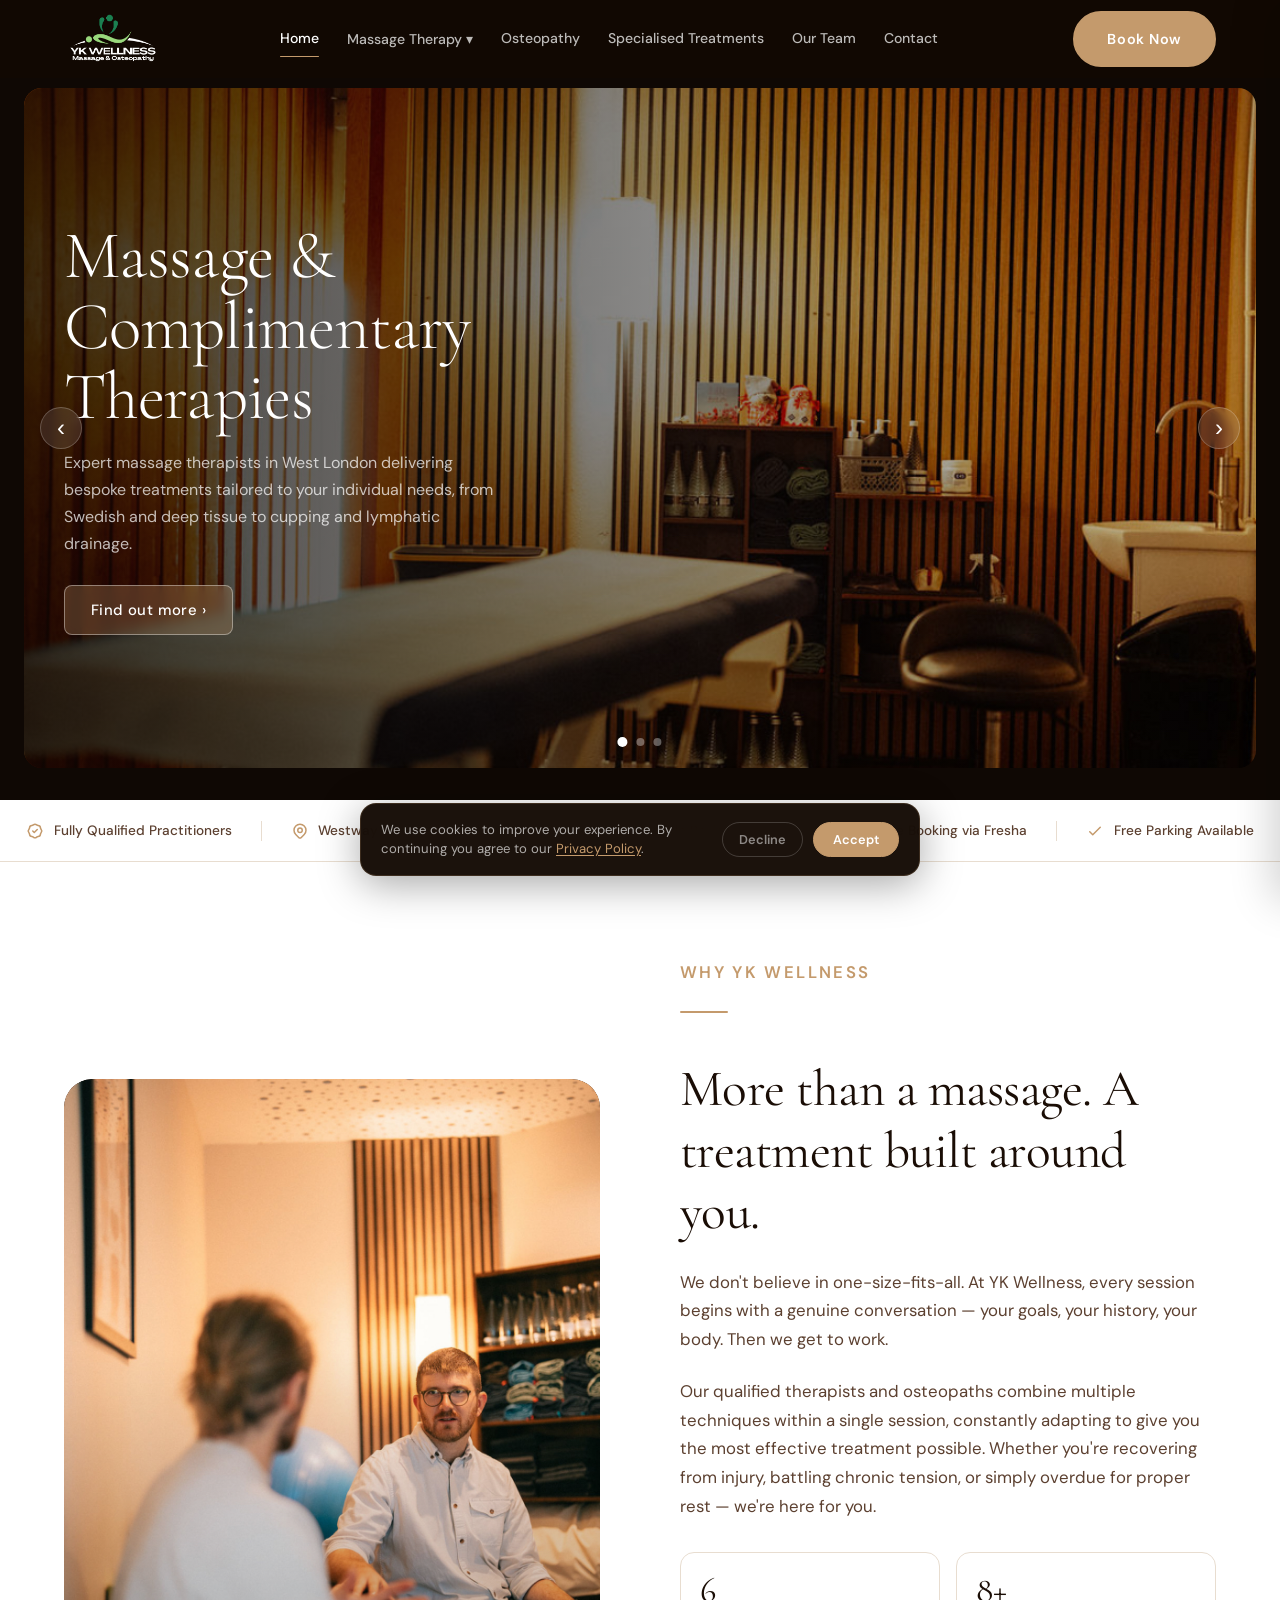
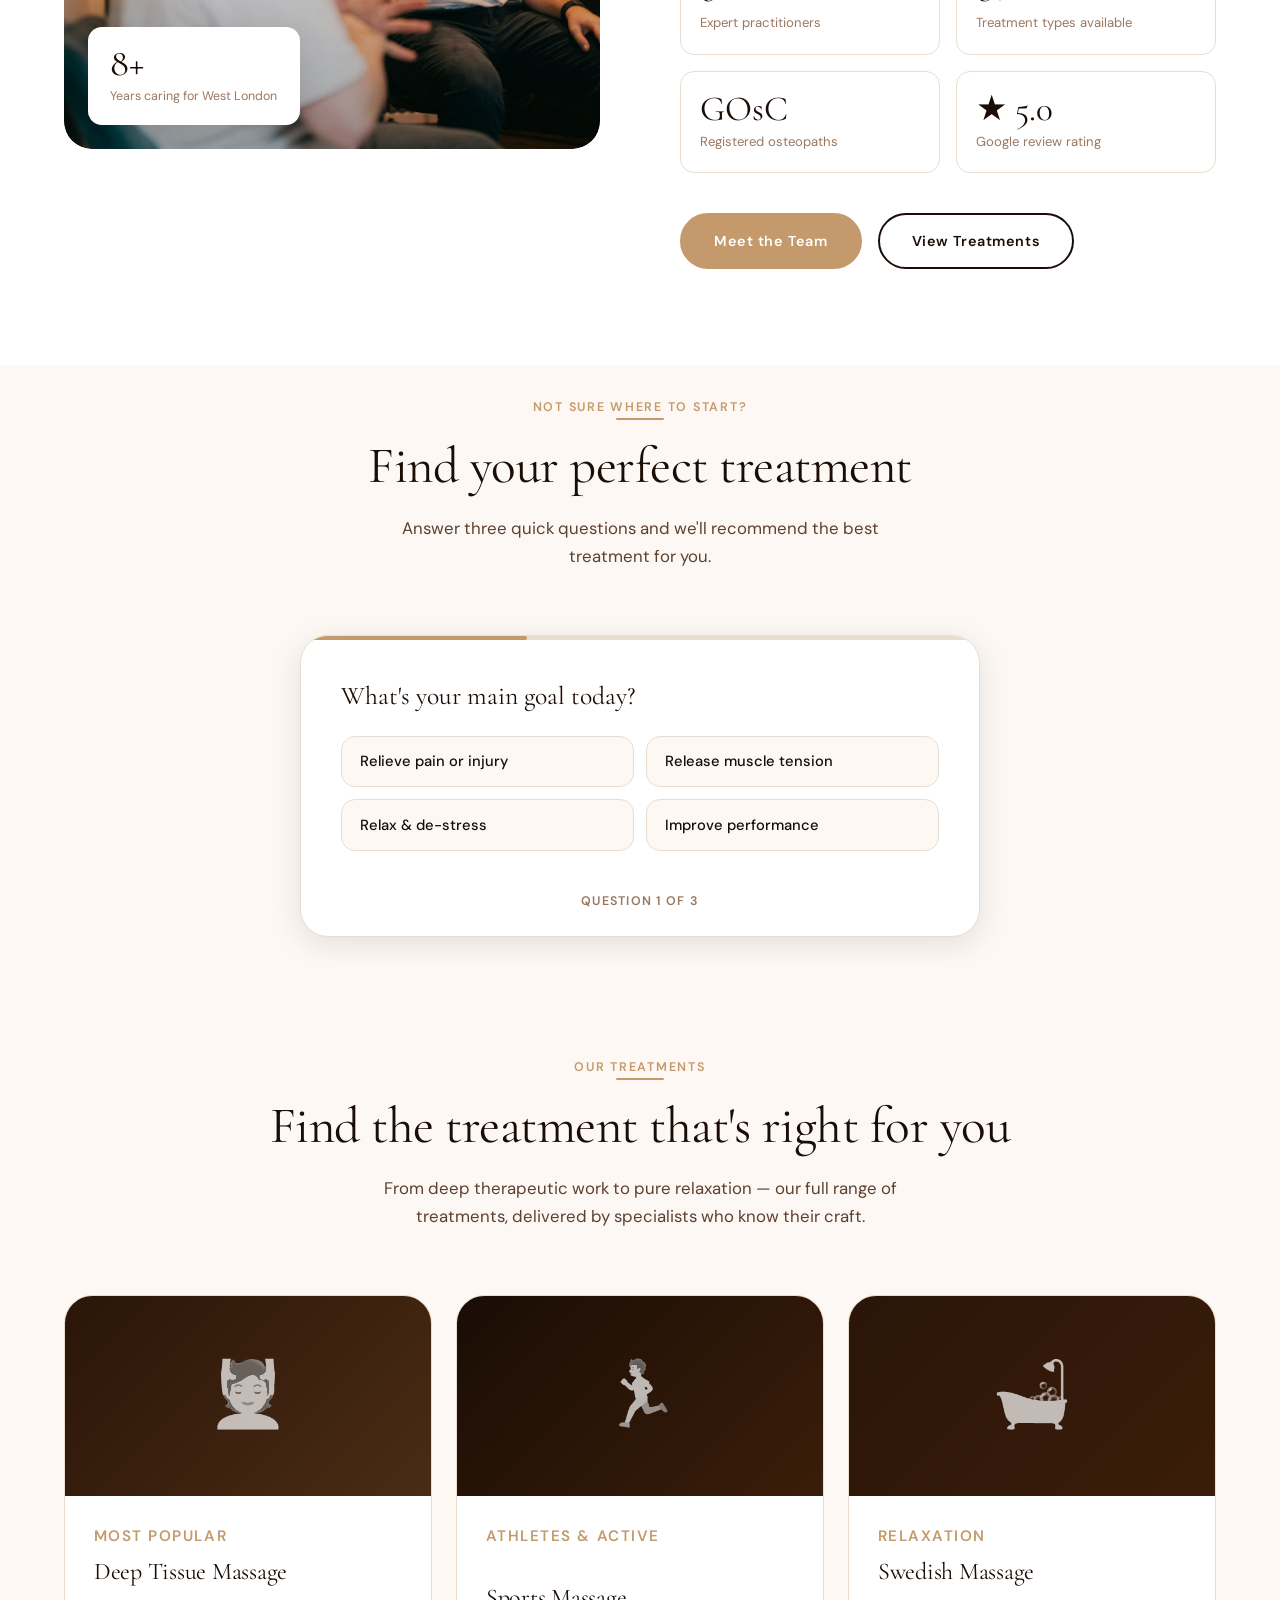
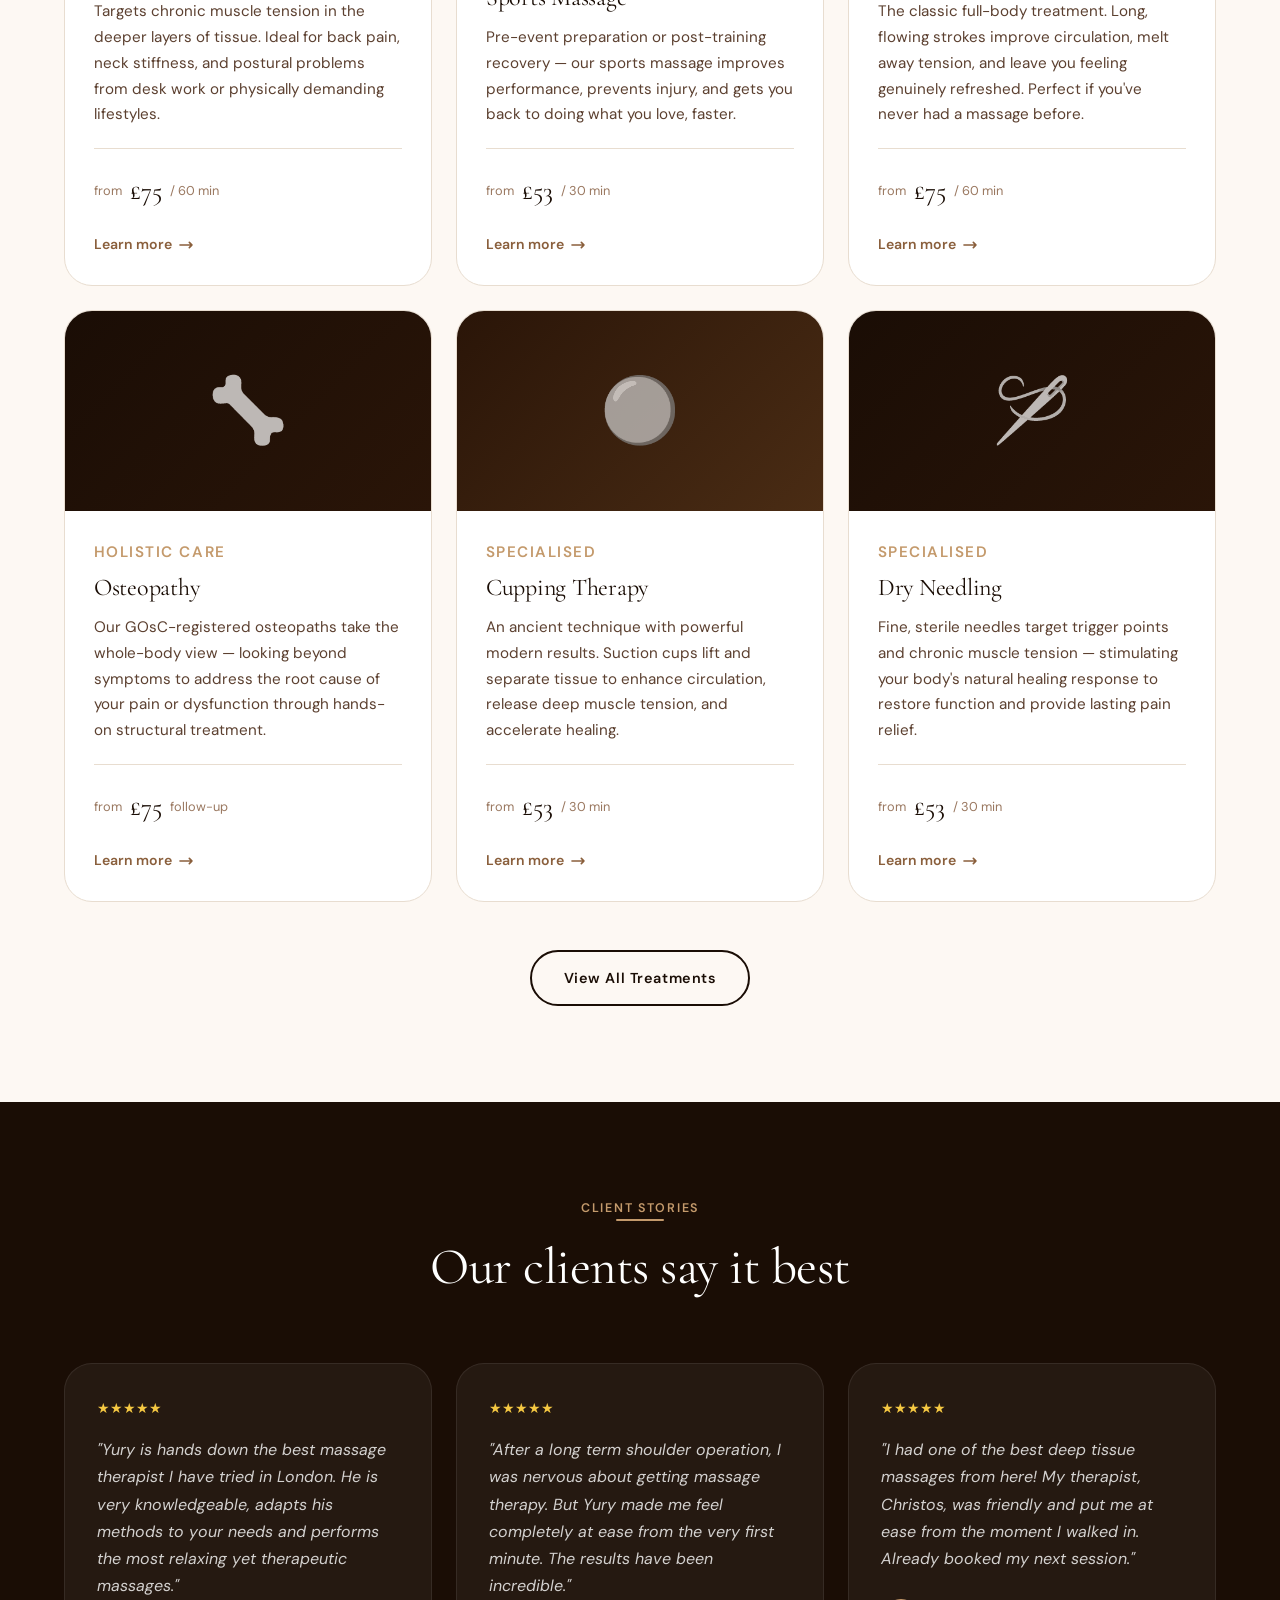
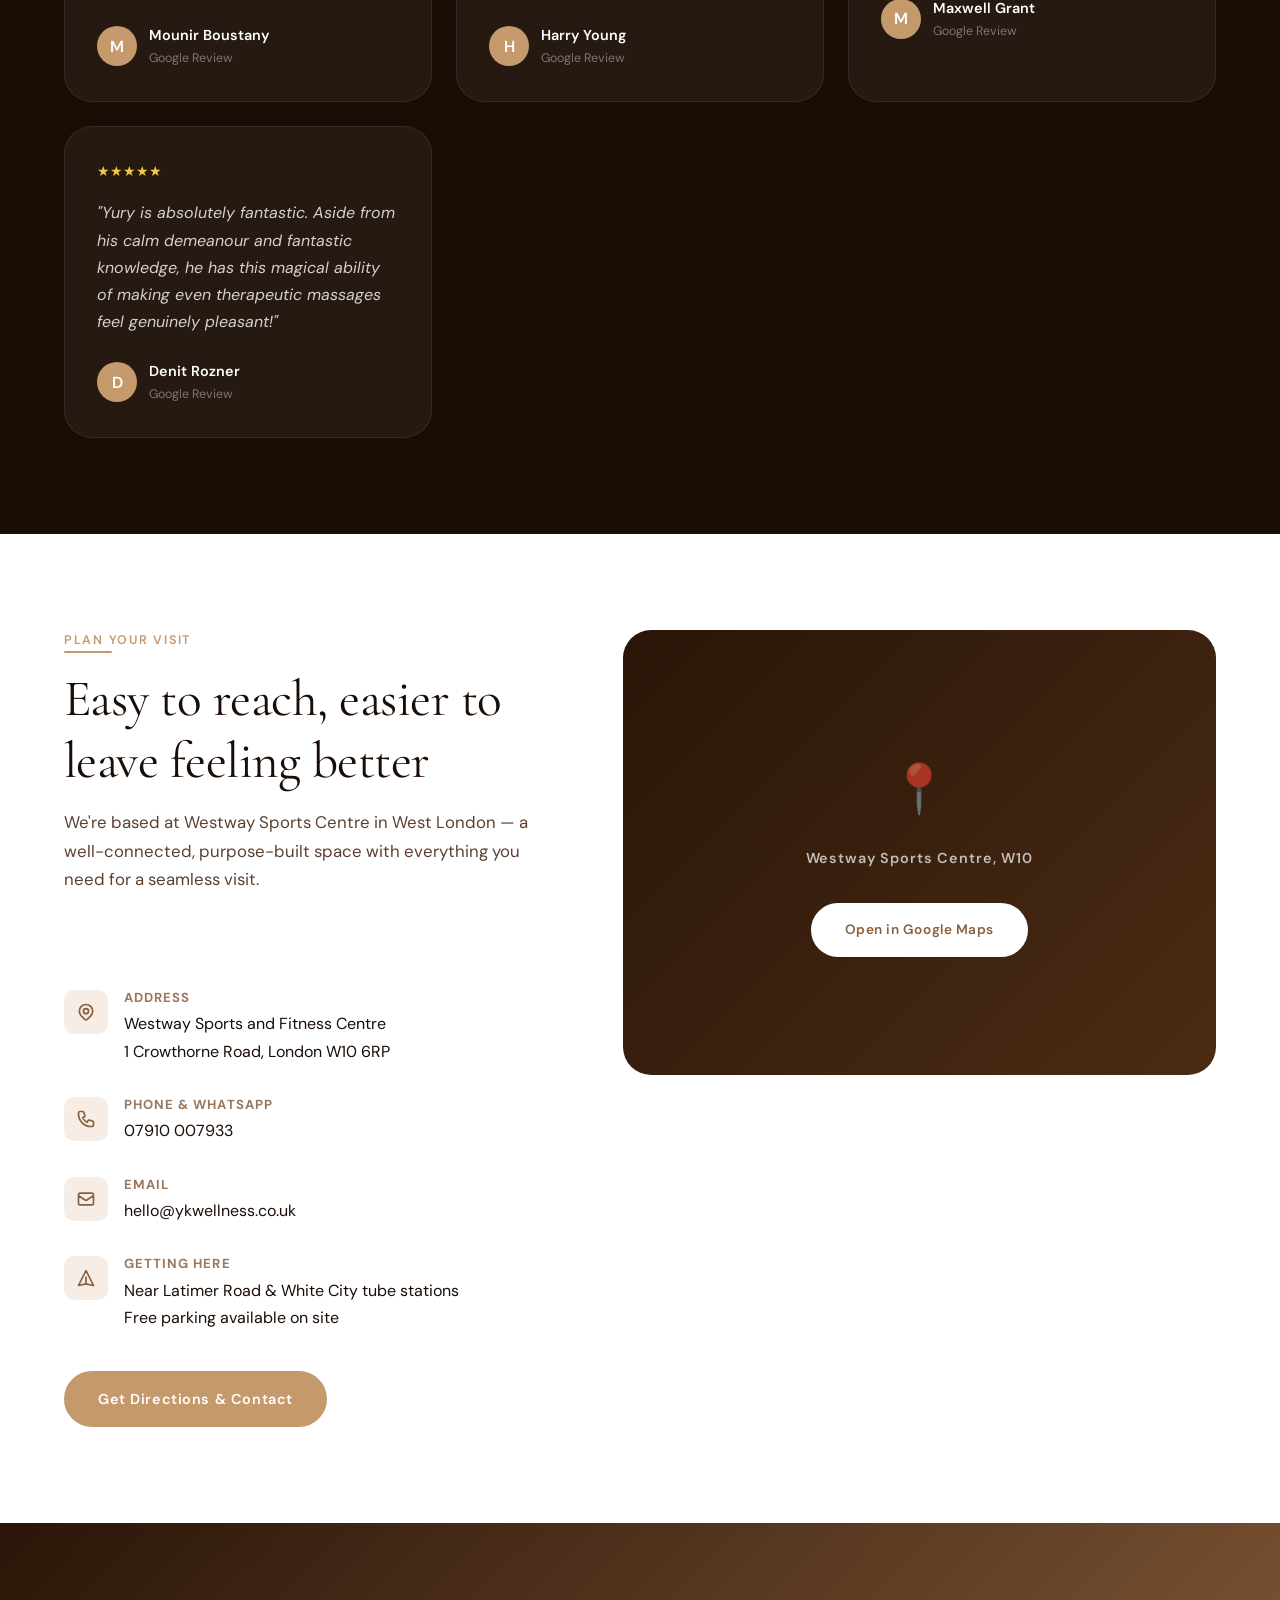
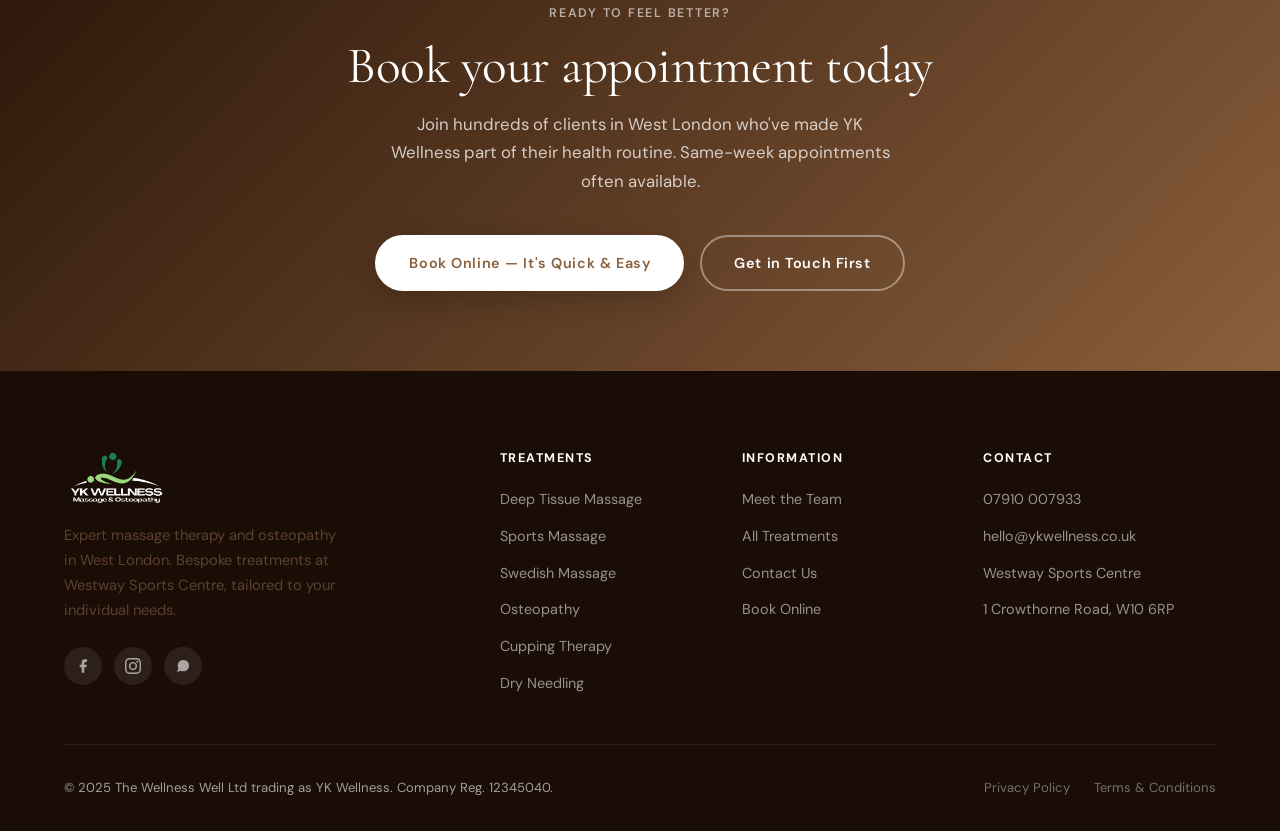
<file: index.html>
<!DOCTYPE html>
<html lang="en">
<head>
  <meta charset="UTF-8" />
  <meta name="viewport" content="width=device-width, initial-scale=1.0" />
  <title>YK Wellness | Massage Therapy & Osteopathy — West London</title>
  <meta name="description" content="Expert massage therapists and osteopaths in West London. Deep tissue, sports, Swedish massage and more at Westway Sports Centre. Book online today." />
  <link rel="preconnect" href="https://fonts.googleapis.com" />
  <link rel="preconnect" href="https://fonts.gstatic.com" crossorigin />
  <link href="https://fonts.googleapis.com/css2?family=Cormorant+Garamond:ital,wght@0,300;0,400;0,600;1,300;1,400&family=DM+Sans:wght@400;500;600;700&display=swap" rel="stylesheet" />
  <link rel="icon" href="LOGOYKW.png" type="image/png" />
  <link rel="stylesheet" href="style.css" />
  <!-- Open Graph / WhatsApp preview -->
  <meta property="og:type" content="website" />
  <meta property="og:url" content="https://saturnresults.github.io/" />
  <meta property="og:title" content="YK Wellness | Massage Therapy & Osteopathy — West London" />
  <meta property="og:description" content="Expert massage therapists and osteopaths in West London. Bespoke treatments at Westway Sports Centre tailored to you." />
  <meta property="og:image" content="https://saturnresults.github.io/Cover_IMAGE.jpg" />
  <meta property="og:image:width" content="1200" />
  <meta property="og:image:height" content="630" />
  <meta name="twitter:card" content="summary_large_image" />
  <meta name="twitter:image" content="https://saturnresults.github.io/Cover_IMAGE.jpg" />
</head>
<body>

<!-- NAVIGATION -->
<nav class="nav" id="nav">
  <div class="container">
    <div class="nav__inner">
      <a href="index.html" class="nav__logo"><img src="LOGOYKW.png" alt="YK Wellness" class="nav__logo-img"></a>
      <div class="nav__links">
        <a href="index.html" class="active">Home</a>
        <div class="nav__dropdown">
          <a href="massage-therapy.html">Massage Therapy ▾</a>
          <div class="nav__dropdown-menu">
            <a href="deep-tissue.html">Deep Tissue Massage</a>
            <a href="sports-massage.html">Sports Massage</a>
            <a href="swedish-massage.html">Swedish Massage</a>
            <a href="specialised-treatments.html">CBD Massage</a>
            <a href="specialised-treatments.html">Lymphatic Drainage</a>
          </div>
        </div>
        <a href="osteopathy.html">Osteopathy</a>
        <a href="specialised-treatments.html">Specialised Treatments</a>
        <a href="team.html">Our Team</a>
        <a href="contact.html">Contact</a>
      </div>
      <a href="https://www.fresha.com/a/yk-wellness-london-westway-sports-fitness-centre-uk-1-crowthorne-road-git4ohyh" target="_blank" class="btn btn-primary nav__cta">Book Now</a>
      <button class="nav__hamburger" id="hamburger" aria-label="Menu">
        <span></span><span></span><span></span>
      </button>
    </div>
  </div>
</nav>

<!-- MOBILE NAV OVERLAY -->
<div class="nav__mobile-overlay" id="mobileOverlay"></div>

<!-- MOBILE NAV DRAWER -->
<div class="nav__mobile" id="mobileNav">
  <button class="nav__mobile-close" id="mobileClose" aria-label="Close menu">&times;</button>
  <a href="index.html">Home</a>
  <a href="massage-therapy.html">Massage Therapy</a>
  <div class="nav__mobile-sub">
    <a href="deep-tissue.html">— Deep Tissue</a>
    <a href="sports-massage.html">— Sports Massage</a>
    <a href="swedish-massage.html">— Swedish Massage</a>
  </div>
  <a href="osteopathy.html">Osteopathy</a>
  <a href="specialised-treatments.html">Specialised Treatments</a>
  <a href="team.html">Our Team</a>
  <a href="contact.html">Contact</a>
  <a href="https://www.fresha.com/a/yk-wellness-london-westway-sports-fitness-centre-uk-1-crowthorne-road-git4ohyh" target="_blank" class="btn btn-primary">Book Appointment</a>
</div>

<!-- HERO SLIDER -->
<section class="hero-slider" id="heroSlider">
  <div class="hero-slider__card">

    <!-- Slide 1: Massage & Complimentary Therapies -->
    <div class="hero-slide active">
      <div class="hero-slide__img"></div>
      <div class="hero-slide__overlay"></div>
      <div class="hero-slide__content">
        <h1>Massage &amp;<br />Complimentary Therapies</h1>
        <p class="hero-slide__sub">Expert massage therapists in West London delivering bespoke treatments tailored to your individual needs, from Swedish and deep tissue to cupping and lymphatic drainage.</p>
        <a href="massage-therapy.html" class="btn btn-slide">Find out more &rsaquo;</a>
      </div>
    </div>

    <!-- Slide 2: Sports & Remedial Massage -->
    <div class="hero-slide">
      <div class="hero-slide__img"></div>
      <div class="hero-slide__overlay"></div>
      <div class="hero-slide__content">
        <h1>Sports &amp; Remedial<br />Massage</h1>
        <p class="hero-slide__sub">Specialist sports massage and remedial therapy combining advanced techniques to treat injuries, enhance performance, and accelerate recovery for athletes and active individuals across West London.</p>
        <a href="sports-massage.html" class="btn btn-slide">Find out more &rsaquo;</a>
      </div>
    </div>

    <!-- Slide 3: Osteopathy -->
    <div class="hero-slide">
      <div class="hero-slide__img"></div>
      <div class="hero-slide__overlay"></div>
      <div class="hero-slide__content">
        <h1>Osteopathy</h1>
        <p class="hero-slide__sub">Our osteopaths take a holistic approach to care, considering your general health, lifestyle, and personal circumstances to create a treatment plan that suits your individual needs.</p>
        <a href="osteopathy.html" class="btn btn-slide">Find out more &rsaquo;</a>
      </div>
    </div>

    <!-- Prev / Next arrows -->
    <button class="hero-slider__arrow hero-slider__arrow--prev" aria-label="Previous slide">&#8249;</button>
    <button class="hero-slider__arrow hero-slider__arrow--next" aria-label="Next slide">&#8250;</button>

    <!-- Dot indicators -->
    <div class="hero-slider__dots">
      <button class="hero-slider__dot active" aria-label="Slide 1"></button>
      <button class="hero-slider__dot" aria-label="Slide 2"></button>
      <button class="hero-slider__dot" aria-label="Slide 3"></button>
    </div>

  </div>
</section>

<!-- TRUST BAR -->
<div class="trust-bar">
  <div class="trust-bar__track">
    <div class="trust-bar__inner">
      <div class="trust-item"><svg width="18" height="18" fill="none" viewBox="0 0 24 24" stroke="currentColor" stroke-width="2"><path stroke-linecap="round" stroke-linejoin="round" d="M9 12l2 2 4-4M7.835 4.697a3.42 3.42 0 001.946-.806 3.42 3.42 0 014.438 0 3.42 3.42 0 001.946.806 3.42 3.42 0 013.138 3.138 3.42 3.42 0 00.806 1.946 3.42 3.42 0 010 4.438 3.42 3.42 0 00-.806 1.946 3.42 3.42 0 01-3.138 3.138 3.42 3.42 0 00-1.946.806 3.42 3.42 0 01-4.438 0 3.42 3.42 0 00-1.946-.806 3.42 3.42 0 01-3.138-3.138 3.42 3.42 0 00-.806-1.946 3.42 3.42 0 010-4.438 3.42 3.42 0 00.806-1.946 3.42 3.42 0 013.138-3.138z"/></svg>Fully Qualified Practitioners</div>
      <div class="trust-divider"></div>
      <div class="trust-item"><svg width="18" height="18" fill="none" viewBox="0 0 24 24" stroke="currentColor" stroke-width="2"><path stroke-linecap="round" stroke-linejoin="round" d="M17.657 16.657L13.414 20.9a1.998 1.998 0 01-2.827 0l-4.244-4.243a8 8 0 1111.314 0z"/><path stroke-linecap="round" stroke-linejoin="round" d="M15 11a3 3 0 11-6 0 3 3 0 016 0z"/></svg>Westway Sports Centre, W10</div>
      <div class="trust-divider"></div>
      <div class="trust-item"><svg width="18" height="18" fill="none" viewBox="0 0 24 24" stroke="currentColor" stroke-width="2"><path stroke-linecap="round" stroke-linejoin="round" d="M11.049 2.927c.3-.921 1.603-.921 1.902 0l1.519 4.674a1 1 0 00.95.69h4.915c.969 0 1.371 1.24.588 1.81l-3.976 2.888a1 1 0 00-.363 1.118l1.518 4.674c.3.922-.755 1.688-1.538 1.118l-3.976-2.888a1 1 0 00-1.176 0l-3.976 2.888c-.783.57-1.838-.197-1.538-1.118l1.518-4.674a1 1 0 00-.363-1.118l-3.976-2.888c-.784-.57-.38-1.81.588-1.81h4.914a1 1 0 00.951-.69l1.519-4.674z"/></svg>5-Star Google Reviews</div>
      <div class="trust-divider"></div>
      <div class="trust-item"><svg width="18" height="18" fill="none" viewBox="0 0 24 24" stroke="currentColor" stroke-width="2"><path stroke-linecap="round" stroke-linejoin="round" d="M8 7V3m8 4V3m-9 8h10M5 21h14a2 2 0 002-2V7a2 2 0 00-2-2H5a2 2 0 00-2 2v12a2 2 0 002 2z"/></svg>Easy Online Booking via Fresha</div>
      <div class="trust-divider"></div>
      <div class="trust-item"><svg width="18" height="18" fill="none" viewBox="0 0 24 24" stroke="currentColor" stroke-width="2"><path stroke-linecap="round" stroke-linejoin="round" d="M5 13l4 4L19 7"/></svg>Free Parking Available</div>
      <!-- Duplicate set for seamless loop -->
      <div class="trust-divider trust-loop-only"></div>
      <div class="trust-item trust-loop-only"><svg width="18" height="18" fill="none" viewBox="0 0 24 24" stroke="currentColor" stroke-width="2"><path stroke-linecap="round" stroke-linejoin="round" d="M9 12l2 2 4-4M7.835 4.697a3.42 3.42 0 001.946-.806 3.42 3.42 0 014.438 0 3.42 3.42 0 001.946.806 3.42 3.42 0 013.138 3.138 3.42 3.42 0 00.806 1.946 3.42 3.42 0 010 4.438 3.42 3.42 0 00-.806 1.946 3.42 3.42 0 01-3.138 3.138 3.42 3.42 0 00-1.946.806 3.42 3.42 0 01-4.438 0 3.42 3.42 0 00-1.946-.806 3.42 3.42 0 01-3.138-3.138 3.42 3.42 0 00-.806-1.946 3.42 3.42 0 010-4.438 3.42 3.42 0 00.806-1.946 3.42 3.42 0 013.138-3.138z"/></svg>Fully Qualified Practitioners</div>
      <div class="trust-divider trust-loop-only"></div>
      <div class="trust-item trust-loop-only"><svg width="18" height="18" fill="none" viewBox="0 0 24 24" stroke="currentColor" stroke-width="2"><path stroke-linecap="round" stroke-linejoin="round" d="M17.657 16.657L13.414 20.9a1.998 1.998 0 01-2.827 0l-4.244-4.243a8 8 0 1111.314 0z"/><path stroke-linecap="round" stroke-linejoin="round" d="M15 11a3 3 0 11-6 0 3 3 0 016 0z"/></svg>Westway Sports Centre, W10</div>
      <div class="trust-divider trust-loop-only"></div>
      <div class="trust-item trust-loop-only"><svg width="18" height="18" fill="none" viewBox="0 0 24 24" stroke="currentColor" stroke-width="2"><path stroke-linecap="round" stroke-linejoin="round" d="M11.049 2.927c.3-.921 1.603-.921 1.902 0l1.519 4.674a1 1 0 00.95.69h4.915c.969 0 1.371 1.24.588 1.81l-3.976 2.888a1 1 0 00-.363 1.118l1.518 4.674c.3.922-.755 1.688-1.538 1.118l-3.976-2.888a1 1 0 00-1.176 0l-3.976 2.888c-.783.57-1.838-.197-1.538-1.118l1.518-4.674a1 1 0 00-.363-1.118l-3.976-2.888c-.784-.57-.38-1.81.588-1.81h4.914a1 1 0 00.951-.69l1.519-4.674z"/></svg>5-Star Google Reviews</div>
      <div class="trust-divider trust-loop-only"></div>
      <div class="trust-item trust-loop-only"><svg width="18" height="18" fill="none" viewBox="0 0 24 24" stroke="currentColor" stroke-width="2"><path stroke-linecap="round" stroke-linejoin="round" d="M8 7V3m8 4V3m-9 8h10M5 21h14a2 2 0 002-2V7a2 2 0 00-2-2H5a2 2 0 00-2 2v12a2 2 0 002 2z"/></svg>Easy Online Booking via Fresha</div>
      <div class="trust-divider trust-loop-only"></div>
      <div class="trust-item trust-loop-only"><svg width="18" height="18" fill="none" viewBox="0 0 24 24" stroke="currentColor" stroke-width="2"><path stroke-linecap="round" stroke-linejoin="round" d="M5 13l4 4L19 7"/></svg>Free Parking Available</div>
    </div>
  </div>
</div>

<!-- INTRO / ABOUT -->
<section class="bg-white">
  <div class="container">
    <div class="intro-split">
      <div class="intro-split__visual">
        <div class="intro-split__box">
          <img src="treatment built around you.jpeg" alt="Treatment built around you" style="position:absolute;inset:0;width:100%;height:100%;object-fit:cover;object-position:center;">
        </div>
        <div class="intro-split__badge">
          <div class="intro-split__badge-num">8+</div>
          <div class="intro-split__badge-label">Years caring for West London</div>
        </div>
      </div>
      <div class="intro-split__text fade-up">
        <p class="eyebrow">Why YK Wellness</p>
        <div class="divider"></div>
        <h2>More than a massage. A treatment built around you.</h2>
        <p>We don't believe in one-size-fits-all. At YK Wellness, every session begins with a genuine conversation — your goals, your history, your body. Then we get to work.</p>
        <p>Our qualified therapists and osteopaths combine multiple techniques within a single session, constantly adapting to give you the most effective treatment possible. Whether you're recovering from injury, battling chronic tension, or simply overdue for proper rest — we're here for you.</p>
        <div class="intro-split__stats">
          <div class="stat-box">
            <div class="stat-box__num">6</div>
            <div class="stat-box__label">Expert practitioners</div>
          </div>
          <div class="stat-box">
            <div class="stat-box__num">8+</div>
            <div class="stat-box__label">Treatment types available</div>
          </div>
          <div class="stat-box">
            <div class="stat-box__num">GOsC</div>
            <div class="stat-box__label">Registered osteopaths</div>
          </div>
          <div class="stat-box">
            <div class="stat-box__num">★ 5.0</div>
            <div class="stat-box__label">Google review rating</div>
          </div>
        </div>
        <div style="display:flex;gap:1rem;flex-wrap:wrap;margin-top:1rem;">
          <a href="team.html" class="btn btn-primary">Meet the Team</a>
          <a href="massage-therapy.html" class="btn btn-outline">View Treatments</a>
        </div>
      </div>
    </div>
  </div>
</section>

<!-- TREATMENT QUIZ -->
<section class="quiz-section bg-ivory" id="quiz">
  <div class="container">
    <div class="section-header section-header--center fade-up">
      <p class="eyebrow">Not sure where to start?</p>
      <div class="divider divider--center"></div>
      <h2>Find your perfect treatment</h2>
      <p>Answer three quick questions and we'll recommend the best treatment for you.</p>
    </div>

    <div class="quiz-wrap fade-up">

      <!-- Progress bar -->
      <div class="quiz-progress">
        <div class="quiz-progress__bar" id="quizProgress"></div>
      </div>

      <!-- Q1 -->
      <div class="quiz-step active" id="quizStep1">
        <p class="quiz-q">What's your main goal today?</p>
        <div class="quiz-options">
          <button class="quiz-opt" data-next="2" data-val="pain">Relieve pain or injury</button>
          <button class="quiz-opt" data-next="2" data-val="tension">Release muscle tension</button>
          <button class="quiz-opt" data-next="2" data-val="relax">Relax &amp; de-stress</button>
          <button class="quiz-opt" data-next="2" data-val="performance">Improve performance</button>
        </div>
      </div>

      <!-- Q2 -->
      <div class="quiz-step" id="quizStep2">
        <p class="quiz-q">How would you describe the discomfort?</p>
        <div class="quiz-options">
          <button class="quiz-opt" data-next="3" data-val="chronic">Ongoing / chronic</button>
          <button class="quiz-opt" data-next="3" data-val="acute">Recent or acute</button>
          <button class="quiz-opt" data-next="3" data-val="stiff">Stiffness &amp; tightness</button>
          <button class="quiz-opt" data-next="3" data-val="none">No pain, just maintenance</button>
        </div>
      </div>

      <!-- Q3 -->
      <div class="quiz-step" id="quizStep3">
        <p class="quiz-q">Which area concerns you most?</p>
        <div class="quiz-options">
          <button class="quiz-opt" data-next="result" data-val="back">Back, neck or shoulders</button>
          <button class="quiz-opt" data-next="result" data-val="legs">Legs, hips or glutes</button>
          <button class="quiz-opt" data-next="result" data-val="whole">Whole body</button>
          <button class="quiz-opt" data-next="result" data-val="spine">Spine or posture</button>
        </div>
      </div>

      <!-- Result -->
      <div class="quiz-step quiz-result" id="quizResult">
        <div class="quiz-result__icon" id="quizResultIcon">💆</div>
        <p class="eyebrow" id="quizResultTag">Recommended for you</p>
        <h3 id="quizResultTitle">Deep Tissue Massage</h3>
        <p id="quizResultDesc">Targets the deeper layers of muscle tissue to relieve chronic tension, reduce pain, and restore full movement.</p>
        <div class="quiz-result__actions">
          <a href="https://www.fresha.com/a/yk-wellness-london-westway-sports-fitness-centre-uk-1-crowthorne-road-git4ohyh" target="_blank" class="btn btn-primary">Book this treatment</a>
          <button class="btn btn-outline quiz-restart" id="quizRestart">Start again</button>
        </div>
      </div>

      <!-- Step counter -->
      <p class="quiz-counter" id="quizCounter">Question 1 of 3</p>
    </div>
  </div>
</section>

<!-- TREATMENTS -->
<section class="bg-ivory">
  <div class="container">
    <div class="section-header section-header--center fade-up">
      <p class="eyebrow">Our Treatments</p>
      <div class="divider divider--center"></div>
      <h2>Find the treatment that's right for you</h2>
      <p>From deep therapeutic work to pure relaxation — our full range of treatments, delivered by specialists who know their craft.</p>
    </div>
    <div class="treatments-grid">
      <div class="treatment-card fade-up">
        <div class="treatment-card__visual vis-deep">
          <span class="vis-icon">💆</span>
        </div>
        <div class="treatment-card__body">
          <p class="treatment-card__tag">Most Popular</p>
          <h3>Deep Tissue Massage</h3>
          <p>Targets chronic muscle tension in the deeper layers of tissue. Ideal for back pain, neck stiffness, and postural problems from desk work or physically demanding lifestyles.</p>
          <div class="treatment-card__price">
            <span class="treatment-card__price-from">from</span>
            <span class="treatment-card__price-val">£75</span>
            <span class="treatment-card__price-unit">/ 60 min</span>
          </div>
          <a href="deep-tissue.html" class="treatment-card__link">
            Learn more
            <svg width="16" height="16" fill="none" viewBox="0 0 24 24" stroke="currentColor" stroke-width="2.5"><path stroke-linecap="round" stroke-linejoin="round" d="M17 8l4 4m0 0l-4 4m4-4H3"/></svg>
          </a>
        </div>
      </div>
      <div class="treatment-card fade-up">
        <div class="treatment-card__visual vis-sports">
          <span class="vis-icon">🏃</span>
        </div>
        <div class="treatment-card__body">
          <p class="treatment-card__tag">Athletes & Active</p>
          <h3>Sports Massage</h3>
          <p>Pre-event preparation or post-training recovery — our sports massage improves performance, prevents injury, and gets you back to doing what you love, faster.</p>
          <div class="treatment-card__price">
            <span class="treatment-card__price-from">from</span>
            <span class="treatment-card__price-val">£53</span>
            <span class="treatment-card__price-unit">/ 30 min</span>
          </div>
          <a href="sports-massage.html" class="treatment-card__link">
            Learn more
            <svg width="16" height="16" fill="none" viewBox="0 0 24 24" stroke="currentColor" stroke-width="2.5"><path stroke-linecap="round" stroke-linejoin="round" d="M17 8l4 4m0 0l-4 4m4-4H3"/></svg>
          </a>
        </div>
      </div>
      <div class="treatment-card fade-up">
        <div class="treatment-card__visual vis-swedish">
          <span class="vis-icon">🛁</span>
        </div>
        <div class="treatment-card__body">
          <p class="treatment-card__tag">Relaxation</p>
          <h3>Swedish Massage</h3>
          <p>The classic full-body treatment. Long, flowing strokes improve circulation, melt away tension, and leave you feeling genuinely refreshed. Perfect if you've never had a massage before.</p>
          <div class="treatment-card__price">
            <span class="treatment-card__price-from">from</span>
            <span class="treatment-card__price-val">£75</span>
            <span class="treatment-card__price-unit">/ 60 min</span>
          </div>
          <a href="swedish-massage.html" class="treatment-card__link">
            Learn more
            <svg width="16" height="16" fill="none" viewBox="0 0 24 24" stroke="currentColor" stroke-width="2.5"><path stroke-linecap="round" stroke-linejoin="round" d="M17 8l4 4m0 0l-4 4m4-4H3"/></svg>
          </a>
        </div>
      </div>
      <div class="treatment-card fade-up">
        <div class="treatment-card__visual vis-osteo">
          <span class="vis-icon">🦴</span>
        </div>
        <div class="treatment-card__body">
          <p class="treatment-card__tag">Holistic Care</p>
          <h3>Osteopathy</h3>
          <p>Our GOsC-registered osteopaths take the whole-body view — looking beyond symptoms to address the root cause of your pain or dysfunction through hands-on structural treatment.</p>
          <div class="treatment-card__price">
            <span class="treatment-card__price-from">from</span>
            <span class="treatment-card__price-val">£75</span>
            <span class="treatment-card__price-unit">follow-up</span>
          </div>
          <a href="osteopathy.html" class="treatment-card__link">
            Learn more
            <svg width="16" height="16" fill="none" viewBox="0 0 24 24" stroke="currentColor" stroke-width="2.5"><path stroke-linecap="round" stroke-linejoin="round" d="M17 8l4 4m0 0l-4 4m4-4H3"/></svg>
          </a>
        </div>
      </div>
      <div class="treatment-card fade-up">
        <div class="treatment-card__visual vis-cupping">
          <span class="vis-icon">🔵</span>
        </div>
        <div class="treatment-card__body">
          <p class="treatment-card__tag">Specialised</p>
          <h3>Cupping Therapy</h3>
          <p>An ancient technique with powerful modern results. Suction cups lift and separate tissue to enhance circulation, release deep muscle tension, and accelerate healing.</p>
          <div class="treatment-card__price">
            <span class="treatment-card__price-from">from</span>
            <span class="treatment-card__price-val">£53</span>
            <span class="treatment-card__price-unit">/ 30 min</span>
          </div>
          <a href="specialised-treatments.html" class="treatment-card__link">
            Learn more
            <svg width="16" height="16" fill="none" viewBox="0 0 24 24" stroke="currentColor" stroke-width="2.5"><path stroke-linecap="round" stroke-linejoin="round" d="M17 8l4 4m0 0l-4 4m4-4H3"/></svg>
          </a>
        </div>
      </div>
      <div class="treatment-card fade-up">
        <div class="treatment-card__visual vis-needling">
          <span class="vis-icon">🪡</span>
        </div>
        <div class="treatment-card__body">
          <p class="treatment-card__tag">Specialised</p>
          <h3>Dry Needling</h3>
          <p>Fine, sterile needles target trigger points and chronic muscle tension — stimulating your body's natural healing response to restore function and provide lasting pain relief.</p>
          <div class="treatment-card__price">
            <span class="treatment-card__price-from">from</span>
            <span class="treatment-card__price-val">£53</span>
            <span class="treatment-card__price-unit">/ 30 min</span>
          </div>
          <a href="specialised-treatments.html" class="treatment-card__link">
            Learn more
            <svg width="16" height="16" fill="none" viewBox="0 0 24 24" stroke="currentColor" stroke-width="2.5"><path stroke-linecap="round" stroke-linejoin="round" d="M17 8l4 4m0 0l-4 4m4-4H3"/></svg>
          </a>
        </div>
      </div>
    </div>
    <div style="text-align:center;margin-top:3rem;">
      <a href="massage-therapy.html" class="btn btn-outline">View All Treatments</a>
    </div>
  </div>
</section>

<!-- TESTIMONIALS -->
<section class="testimonials">
  <div class="container">
    <div class="section-header section-header--center fade-up">
      <p class="eyebrow">Client Stories</p>
      <div class="divider divider--center" style="background:var(--sage)"></div>
      <h2>Our clients say it best</h2>
    </div>
    <div class="testimonials-grid">
      <div class="testimonial-card fade-up">
        <div class="testimonial-card__stars">★★★★★</div>
        <p class="testimonial-card__quote">"Yury is hands down the best massage therapist I have tried in London. He is very knowledgeable, adapts his methods to your needs and performs the most relaxing yet therapeutic massages."</p>
        <div class="testimonial-card__author">
          <div class="testimonial-card__avatar">M</div>
          <div>
            <div class="testimonial-card__name">Mounir Boustany</div>
            <div class="testimonial-card__via">Google Review</div>
          </div>
        </div>
      </div>
      <div class="testimonial-card fade-up">
        <div class="testimonial-card__stars">★★★★★</div>
        <p class="testimonial-card__quote">"After a long term shoulder operation, I was nervous about getting massage therapy. But Yury made me feel completely at ease from the very first minute. The results have been incredible."</p>
        <div class="testimonial-card__author">
          <div class="testimonial-card__avatar">H</div>
          <div>
            <div class="testimonial-card__name">Harry Young</div>
            <div class="testimonial-card__via">Google Review</div>
          </div>
        </div>
      </div>
      <div class="testimonial-card fade-up">
        <div class="testimonial-card__stars">★★★★★</div>
        <p class="testimonial-card__quote">"I had one of the best deep tissue massages from here! My therapist, Christos, was friendly and put me at ease from the moment I walked in. Already booked my next session."</p>
        <div class="testimonial-card__author">
          <div class="testimonial-card__avatar">M</div>
          <div>
            <div class="testimonial-card__name">Maxwell Grant</div>
            <div class="testimonial-card__via">Google Review</div>
          </div>
        </div>
      </div>
      <div class="testimonial-card fade-up">
        <div class="testimonial-card__stars">★★★★★</div>
        <p class="testimonial-card__quote">"Yury is absolutely fantastic. Aside from his calm demeanour and fantastic knowledge, he has this magical ability of making even therapeutic massages feel genuinely pleasant!"</p>
        <div class="testimonial-card__author">
          <div class="testimonial-card__avatar">D</div>
          <div>
            <div class="testimonial-card__name">Denit Rozner</div>
            <div class="testimonial-card__via">Google Review</div>
          </div>
        </div>
      </div>
    </div>
  </div>
</section>

<!-- VISIT -->
<section class="bg-white">
  <div class="container">
    <div class="visit-split">
      <div class="visit-details fade-up">
        <div class="section-header">
          <p class="eyebrow">Plan Your Visit</p>
          <div class="divider"></div>
          <h2>Easy to reach, easier to leave feeling better</h2>
          <p>We're based at Westway Sports Centre in West London — a well-connected, purpose-built space with everything you need for a seamless visit.</p>
        </div>
        <div class="visit-detail-item">
          <div class="visit-detail-icon">
            <svg width="20" height="20" fill="none" viewBox="0 0 24 24" stroke="currentColor" stroke-width="2"><path stroke-linecap="round" stroke-linejoin="round" d="M17.657 16.657L13.414 20.9a1.998 1.998 0 01-2.827 0l-4.244-4.243a8 8 0 1111.314 0z"/><path stroke-linecap="round" stroke-linejoin="round" d="M15 11a3 3 0 11-6 0 3 3 0 016 0z"/></svg>
          </div>
          <div>
            <h4>Address</h4>
            <p>Westway Sports and Fitness Centre<br />1 Crowthorne Road, London W10 6RP</p>
          </div>
        </div>
        <div class="visit-detail-item">
          <div class="visit-detail-icon">
            <svg width="20" height="20" fill="none" viewBox="0 0 24 24" stroke="currentColor" stroke-width="2"><path stroke-linecap="round" stroke-linejoin="round" d="M3 5a2 2 0 012-2h3.28a1 1 0 01.948.684l1.498 4.493a1 1 0 01-.502 1.21l-2.257 1.13a11.042 11.042 0 005.516 5.516l1.13-2.257a1 1 0 011.21-.502l4.493 1.498a1 1 0 01.684.949V19a2 2 0 01-2 2h-1C9.716 21 3 14.284 3 6V5z"/></svg>
          </div>
          <div>
            <h4>Phone & WhatsApp</h4>
            <a href="tel:07910007933">07910 007933</a>
          </div>
        </div>
        <div class="visit-detail-item">
          <div class="visit-detail-icon">
            <svg width="20" height="20" fill="none" viewBox="0 0 24 24" stroke="currentColor" stroke-width="2"><path stroke-linecap="round" stroke-linejoin="round" d="M3 8l7.89 5.26a2 2 0 002.22 0L21 8M5 19h14a2 2 0 002-2V7a2 2 0 00-2-2H5a2 2 0 00-2 2v10a2 2 0 002 2z"/></svg>
          </div>
          <div>
            <h4>Email</h4>
            <a href="mailto:hello@ykwellness.co.uk">hello@ykwellness.co.uk</a>
          </div>
        </div>
        <div class="visit-detail-item">
          <div class="visit-detail-icon">
            <svg width="20" height="20" fill="none" viewBox="0 0 24 24" stroke="currentColor" stroke-width="2"><path stroke-linecap="round" stroke-linejoin="round" d="M12 19l9 2-9-18-9 18 9-2zm0 0v-8"/></svg>
          </div>
          <div>
            <h4>Getting Here</h4>
            <p>Near Latimer Road & White City tube stations<br />Free parking available on site</p>
          </div>
        </div>
        <div style="margin-top:0.5rem;">
          <a href="contact.html" class="btn btn-primary">Get Directions & Contact</a>
        </div>
      </div>
      <div class="map-placeholder fade-up">
        <span>📍</span>
        <span class="map-placeholder__label">Westway Sports Centre, W10</span>
        <a href="https://maps.google.com/?q=Westway+Sports+Centre+1+Crowthorne+Road+London+W10+6RP" target="_blank" class="btn btn-white" style="margin-top:1rem;font-size:0.85rem;">Open in Google Maps</a>
      </div>
    </div>
  </div>
</section>

<!-- CTA BAND -->
<div class="cta-band">
  <div class="container">
    <p class="eyebrow" style="color:rgba(255,255,255,0.6);margin-bottom:0.75rem;">Ready to feel better?</p>
    <h2>Book your appointment today</h2>
    <p>Join hundreds of clients in West London who've made YK Wellness part of their health routine. Same-week appointments often available.</p>
    <div style="display:flex;gap:1rem;justify-content:center;flex-wrap:wrap;">
      <a href="https://www.fresha.com/a/yk-wellness-london-westway-sports-fitness-centre-uk-1-crowthorne-road-git4ohyh" target="_blank" class="btn btn-white">Book Online — It's Quick &amp; Easy</a>
      <a href="contact.html" class="btn btn-outline" style="color:#fff;border-color:rgba(255,255,255,0.4);">Get in Touch First</a>
    </div>
  </div>
</div>

<!-- FOOTER -->
<footer>
  <div class="container">
    <div class="footer-grid">
      <div class="footer-brand">
        <a href="index.html" class="footer-logo"><img src="LOGOYKW.png" alt="YK Wellness" style="height:56px;width:auto;"></a>
        <p>Expert massage therapy and osteopathy in West London. Bespoke treatments at Westway Sports Centre, tailored to your individual needs.</p>
        <div class="footer-social">
          <a href="#" class="social-btn" aria-label="Facebook">
            <svg viewBox="0 0 24 24"><path d="M18 2h-3a5 5 0 0 0-5 5v3H7v4h3v8h4v-8h3l1-4h-4V7a1 1 0 0 1 1-1h3z"/></svg>
          </a>
          <a href="https://www.instagram.com/ykwellness/" target="_blank" class="social-btn" aria-label="Instagram">
            <svg viewBox="0 0 24 24" fill="currentColor"><path d="M12 2.163c3.204 0 3.584.012 4.85.07 3.252.148 4.771 1.691 4.919 4.919.058 1.265.069 1.645.069 4.849 0 3.205-.012 3.584-.069 4.849-.149 3.225-1.664 4.771-4.919 4.919-1.266.058-1.644.07-4.85.07-3.204 0-3.584-.012-4.849-.07-3.26-.149-4.771-1.699-4.919-4.92-.058-1.265-.07-1.644-.07-4.849 0-3.204.013-3.583.07-4.849.149-3.227 1.664-4.771 4.919-4.919 1.266-.057 1.645-.069 4.849-.069zm0-2.163c-3.259 0-3.667.014-4.947.072-4.358.2-6.78 2.618-6.98 6.98-.059 1.281-.073 1.689-.073 4.948 0 3.259.014 3.668.072 4.948.2 4.358 2.618 6.78 6.98 6.98 1.281.058 1.689.072 4.948.072 3.259 0 3.668-.014 4.948-.072 4.354-.2 6.782-2.618 6.979-6.98.059-1.28.073-1.689.073-4.948 0-3.259-.014-3.667-.072-4.947-.196-4.354-2.617-6.78-6.979-6.98-1.281-.059-1.69-.073-4.949-.073zm0 5.838c-3.403 0-6.162 2.759-6.162 6.162s2.759 6.163 6.162 6.163 6.162-2.759 6.162-6.163c0-3.403-2.759-6.162-6.162-6.162zm0 10.162c-2.209 0-4-1.79-4-4 0-2.209 1.791-4 4-4s4 1.791 4 4c0 2.21-1.791 4-4 4zm6.406-11.845c-.796 0-1.441.645-1.441 1.44s.645 1.44 1.441 1.44c.795 0 1.439-.645 1.439-1.44s-.644-1.44-1.439-1.44z"/></svg>
          </a>
          <a href="https://api.whatsapp.com/send/?phone=%2B447910007933&text&type=phone_number&app_absent=0" class="social-btn" aria-label="WhatsApp">
            <svg viewBox="0 0 24 24"><path d="M21 11.5a8.38 8.38 0 0 1-.9 3.8 8.5 8.5 0 0 1-7.6 4.7 8.38 8.38 0 0 1-3.8-.9L3 21l1.9-5.7a8.38 8.38 0 0 1-.9-3.8 8.5 8.5 0 0 1 4.7-7.6 8.38 8.38 0 0 1 3.8-.9h.5a8.48 8.48 0 0 1 8 8v.5z"/></svg>
          </a>
        </div>
      </div>
      <div class="footer-col">
        <h5>Treatments</h5>
        <ul>
          <li><a href="deep-tissue.html">Deep Tissue Massage</a></li>
          <li><a href="sports-massage.html">Sports Massage</a></li>
          <li><a href="swedish-massage.html">Swedish Massage</a></li>
          <li><a href="osteopathy.html">Osteopathy</a></li>
          <li><a href="specialised-treatments.html">Cupping Therapy</a></li>
          <li><a href="specialised-treatments.html">Dry Needling</a></li>
        </ul>
      </div>
      <div class="footer-col">
        <h5>Information</h5>
        <ul>
          <li><a href="team.html">Meet the Team</a></li>
          <li><a href="massage-therapy.html">All Treatments</a></li>
          <li><a href="contact.html">Contact Us</a></li>
          <li><a href="https://www.fresha.com/a/yk-wellness-london-westway-sports-fitness-centre-uk-1-crowthorne-road-git4ohyh" target="_blank">Book Online</a></li>
        </ul>
      </div>
      <div class="footer-col">
        <h5>Contact</h5>
        <ul>
          <li><a href="tel:07910007933">07910 007933</a></li>
          <li><a href="mailto:hello@ykwellness.co.uk">hello@ykwellness.co.uk</a></li>
          <li><a href="#">Westway Sports Centre</a></li>
          <li><a href="#">1 Crowthorne Road, W10 6RP</a></li>
        </ul>
      </div>
    </div>
    <div class="footer-bottom">
      <span>© 2025 The Wellness Well Ltd trading as YK Wellness. Company Reg. 12345040.</span>
      <div style="display:flex;gap:1.5rem;">
        <a href="#">Privacy Policy</a>
        <a href="#">Terms & Conditions</a>
      </div>
    </div>
  </div>
</footer>

<!-- Cookie Banner -->
<div class="cookie-banner" id="cookieBanner">
  <div class="cookie-banner__inner">
    <p>We use cookies to improve your experience. By continuing you agree to our <a href="#">Privacy Policy</a>.</p>
    <div class="cookie-banner__actions">
      <button class="cookie-banner__decline" id="cookieDecline">Decline</button>
      <button class="cookie-banner__accept" id="cookieAccept">Accept</button>
    </div>
  </div>
</div>

<!-- Back to top -->
<button class="back-to-top" id="backToTop" aria-label="Back to top">
  <svg viewBox="0 0 24 24"><polyline points="18 15 12 9 6 15"/></svg>
</button>

<script src="main.js"></script>
</body>
</html>
</file>
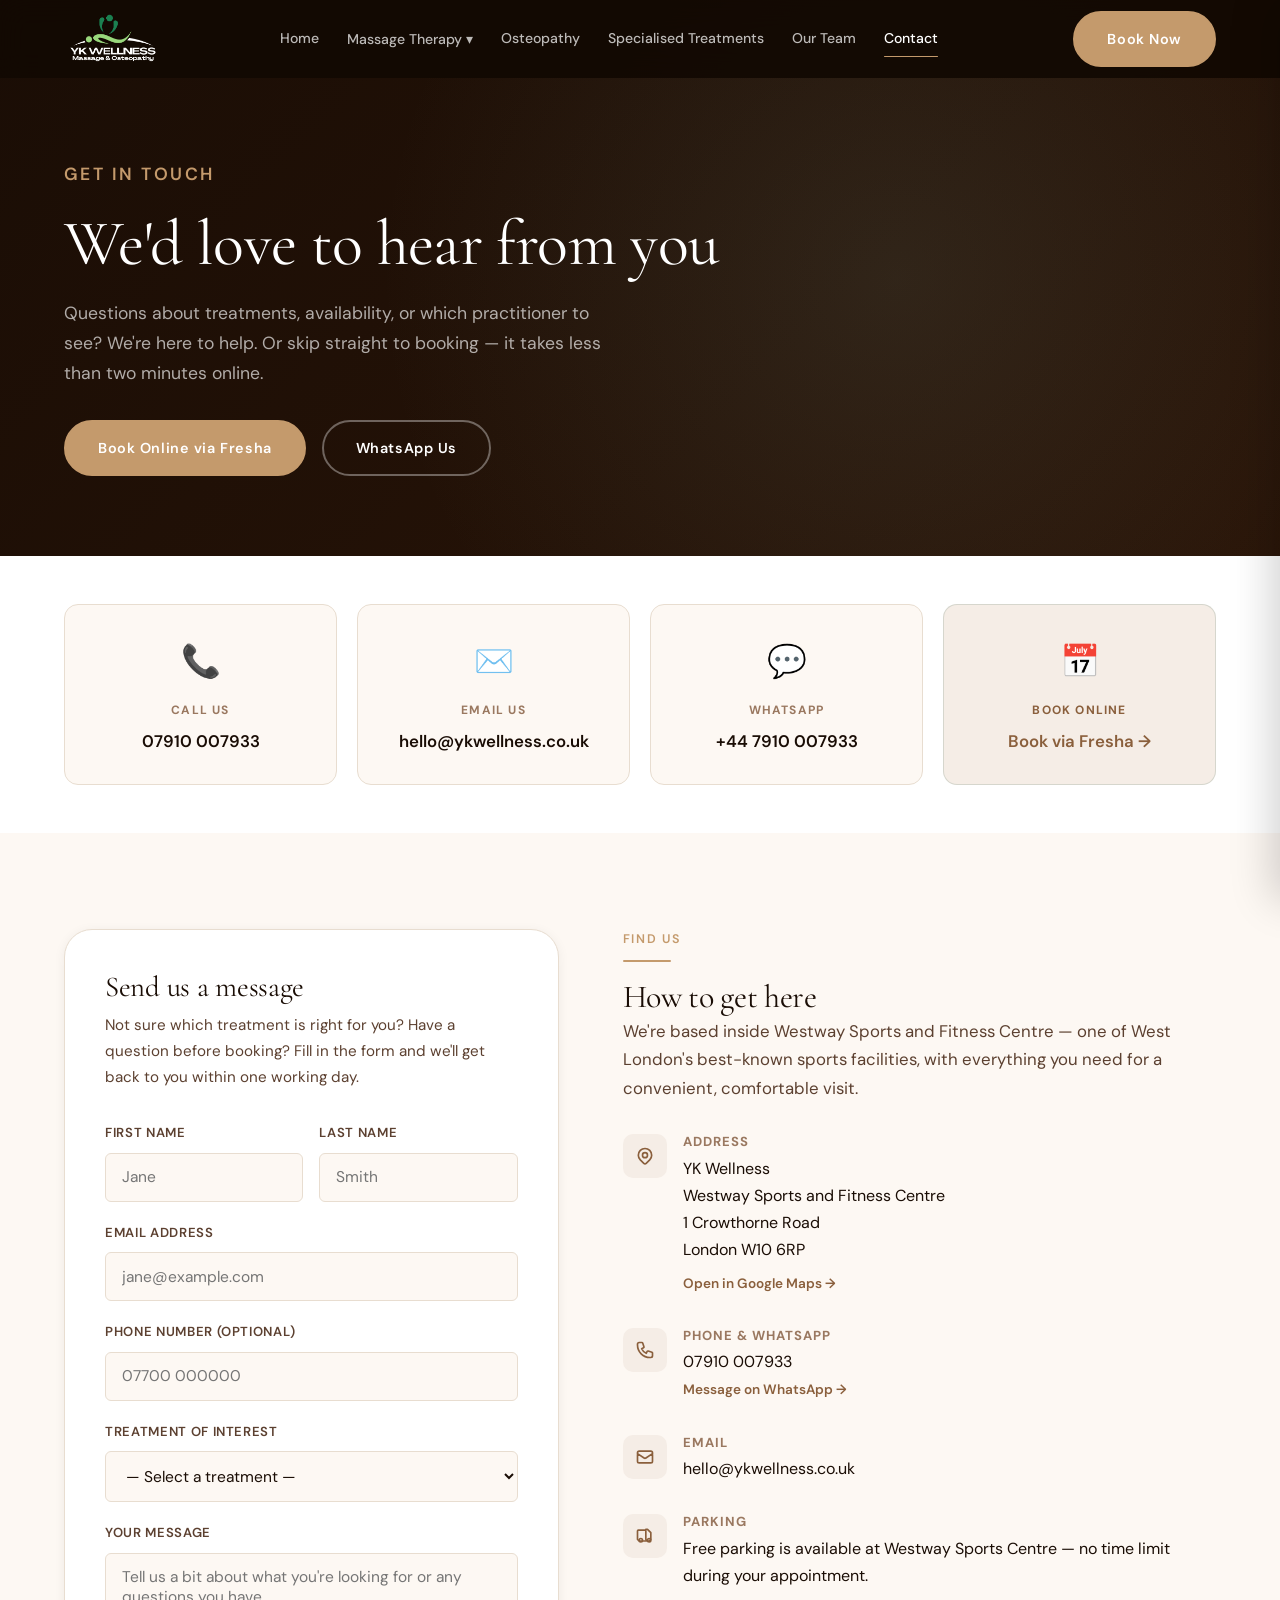
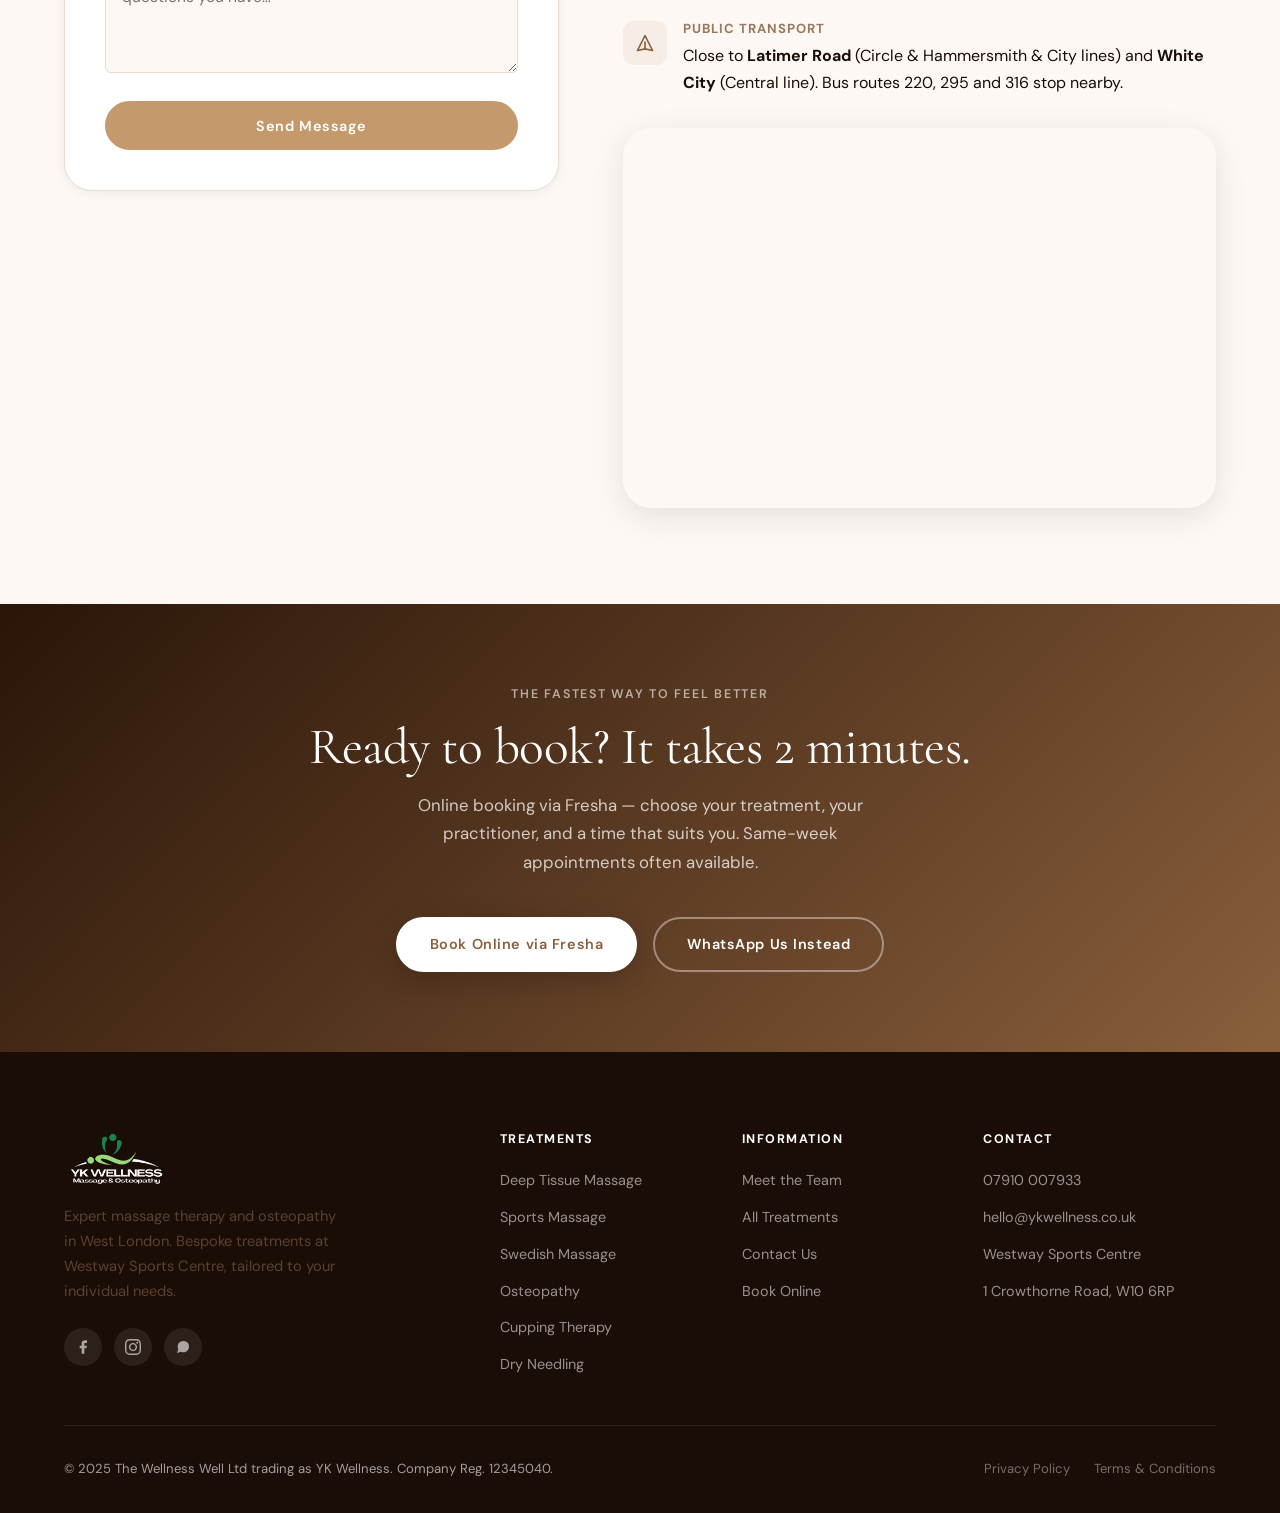
<file: contact.html>
<!DOCTYPE html>
<html lang="en">
<head>
  <meta charset="UTF-8" />
  <meta name="viewport" content="width=device-width, initial-scale=1.0" />
  <title>Contact Us | YK Wellness — West London</title>
  <meta name="description" content="Get in touch with YK Wellness at Westway Sports Centre, West London. Call, email or book online via Fresha. Free parking available." />
  <link rel="preconnect" href="https://fonts.googleapis.com" />
  <link rel="preconnect" href="https://fonts.gstatic.com" crossorigin />
  <link href="https://fonts.googleapis.com/css2?family=Cormorant+Garamond:ital,wght@0,300;0,400;0,600;1,300;1,400&family=DM+Sans:wght@400;500;600;700&display=swap" rel="stylesheet" />
  <link rel="icon" href="LOGOYKW.png" type="image/png" />
  <link rel="stylesheet" href="style.css" />
  <!-- Open Graph / WhatsApp preview -->
  <meta property="og:type" content="website" />
  <meta property="og:url" content="https://saturnresults.github.io/contact.html" />
  <meta property="og:title" content="Contact Us | YK Wellness West London" />
  <meta property="og:description" content="Get in touch with YK Wellness at Westway Sports Centre, West London. Book your treatment today." />
  <meta property="og:image" content="https://saturnresults.github.io/Cover_IMAGE.jpg" />
  <meta property="og:image:width" content="1200" />
  <meta property="og:image:height" content="630" />
  <meta name="twitter:card" content="summary_large_image" />
  <meta name="twitter:image" content="https://saturnresults.github.io/Cover_IMAGE.jpg" />
</head>
<body>
<nav class="nav" id="nav">
  <div class="container">
    <div class="nav__inner">
      <a href="index.html" class="nav__logo"><img src="LOGOYKW.png" alt="YK Wellness" class="nav__logo-img"></a>
      <div class="nav__links">
        <a href="index.html">Home</a>
        <div class="nav__dropdown">
          <a href="massage-therapy.html">Massage Therapy ▾</a>
          <div class="nav__dropdown-menu">
            <a href="deep-tissue.html">Deep Tissue Massage</a>
            <a href="sports-massage.html">Sports Massage</a>
            <a href="swedish-massage.html">Swedish Massage</a>
            <a href="specialised-treatments.html">CBD Massage</a>
            <a href="specialised-treatments.html">Lymphatic Drainage</a>
          </div>
        </div>
        <a href="osteopathy.html">Osteopathy</a>
        <a href="specialised-treatments.html">Specialised Treatments</a>
        <a href="team.html">Our Team</a>
        <a href="contact.html" class="active">Contact</a>
      </div>
      <a href="https://www.fresha.com/a/yk-wellness-london-westway-sports-fitness-centre-uk-1-crowthorne-road-git4ohyh" target="_blank" class="btn btn-primary nav__cta">Book Now</a>
      <button class="nav__hamburger" id="hamburger"><span></span><span></span><span></span></button>
    </div>
  </div>
</nav>
<div class="nav__mobile-overlay" id="mobileOverlay"></div>
<div class="nav__mobile" id="mobileNav">
  <button class="nav__mobile-close" id="mobileClose" aria-label="Close menu">&times;</button>
  <a href="index.html">Home</a>
  <a href="massage-therapy.html">Massage Therapy</a>
  <div class="nav__mobile-sub">
    <a href="deep-tissue.html">— Deep Tissue</a>
    <a href="sports-massage.html">— Sports Massage</a>
    <a href="swedish-massage.html">— Swedish Massage</a>
  </div>
  <a href="osteopathy.html">Osteopathy</a>
  <a href="specialised-treatments.html">Specialised Treatments</a>
  <a href="team.html">Our Team</a>
  <a href="contact.html">Contact</a>
  <a href="https://www.fresha.com/a/yk-wellness-london-westway-sports-fitness-centre-uk-1-crowthorne-road-git4ohyh" target="_blank" class="btn btn-primary">Book Appointment</a>
</div>

<div class="page-hero">
  <div class="container page-hero__content">
    <p class="eyebrow">Get in Touch</p>
    <h1>We'd love to hear from you</h1>
    <p>Questions about treatments, availability, or which practitioner to see? We're here to help. Or skip straight to booking — it takes less than two minutes online.</p>
    <div class="page-hero__actions">
      <a href="https://www.fresha.com/a/yk-wellness-london-westway-sports-fitness-centre-uk-1-crowthorne-road-git4ohyh" target="_blank" class="btn btn-primary">Book Online via Fresha</a>
      <a href="https://api.whatsapp.com/send/?phone=%2B447910007933&text&type=phone_number&app_absent=0" target="_blank" class="btn btn-outline" style="color:#fff;border-color:rgba(255,255,255,0.35);">WhatsApp Us</a>
    </div>
  </div>
</div>

<!-- QUICK CONTACT CARDS -->
<section class="bg-white" style="padding:3rem 0;">
  <div class="container">
    <div style="display:grid;grid-template-columns:repeat(auto-fit,minmax(220px,1fr));gap:1.25rem;">
      <a href="tel:07910007933" style="text-decoration:none;">
        <div style="background:var(--ivory);border:1px solid var(--sand);border-radius:var(--radius-md);padding:1.8rem;text-align:center;transition:var(--transition);" onmouseover="this.style.boxShadow='var(--shadow-md)';this.style.transform='translateY(-3px)'" onmouseout="this.style.boxShadow='none';this.style.transform='none'">
          <div style="font-size:2rem;margin-bottom:0.75rem;">📞</div>
          <div style="font-size:0.75rem;font-weight:700;letter-spacing:0.1em;text-transform:uppercase;color:var(--light);margin-bottom:0.4rem;">Call Us</div>
          <div style="font-weight:600;color:var(--charcoal);font-size:1.05rem;">07910 007933</div>
        </div>
      </a>
      <a href="mailto:hello@ykwellness.co.uk" style="text-decoration:none;">
        <div style="background:var(--ivory);border:1px solid var(--sand);border-radius:var(--radius-md);padding:1.8rem;text-align:center;transition:var(--transition);" onmouseover="this.style.boxShadow='var(--shadow-md)';this.style.transform='translateY(-3px)'" onmouseout="this.style.boxShadow='none';this.style.transform='none'">
          <div style="font-size:2rem;margin-bottom:0.75rem;">✉️</div>
          <div style="font-size:0.75rem;font-weight:700;letter-spacing:0.1em;text-transform:uppercase;color:var(--light);margin-bottom:0.4rem;">Email Us</div>
          <div style="font-weight:600;color:var(--charcoal);font-size:1.05rem;">hello@ykwellness.co.uk</div>
        </div>
      </a>
      <a href="https://api.whatsapp.com/send/?phone=%2B447910007933&text&type=phone_number&app_absent=0" target="_blank" style="text-decoration:none;">
        <div style="background:var(--ivory);border:1px solid var(--sand);border-radius:var(--radius-md);padding:1.8rem;text-align:center;transition:var(--transition);" onmouseover="this.style.boxShadow='var(--shadow-md)';this.style.transform='translateY(-3px)'" onmouseout="this.style.boxShadow='none';this.style.transform='none'">
          <div style="font-size:2rem;margin-bottom:0.75rem;">💬</div>
          <div style="font-size:0.75rem;font-weight:700;letter-spacing:0.1em;text-transform:uppercase;color:var(--light);margin-bottom:0.4rem;">WhatsApp</div>
          <div style="font-weight:600;color:var(--charcoal);font-size:1.05rem;">+44 7910 007933</div>
        </div>
      </a>
      <a href="https://www.fresha.com/a/yk-wellness-london-westway-sports-fitness-centre-uk-1-crowthorne-road-git4ohyh" target="_blank" style="text-decoration:none;">
        <div style="background:var(--sage-light);border:1px solid rgba(122,144,128,0.25);border-radius:var(--radius-md);padding:1.8rem;text-align:center;transition:var(--transition);" onmouseover="this.style.boxShadow='var(--shadow-md)';this.style.transform='translateY(-3px)'" onmouseout="this.style.boxShadow='none';this.style.transform='none'">
          <div style="font-size:2rem;margin-bottom:0.75rem;">📅</div>
          <div style="font-size:0.75rem;font-weight:700;letter-spacing:0.1em;text-transform:uppercase;color:var(--sage-dark);margin-bottom:0.4rem;">Book Online</div>
          <div style="font-weight:600;color:var(--sage-dark);font-size:1.05rem;">Book via Fresha →</div>
        </div>
      </a>
    </div>
  </div>
</section>

<!-- FORM + INFO -->
<section class="bg-ivory">
  <div class="container">
    <div class="contact-grid">

      <!-- FORM -->
      <div class="contact-form-wrap fade-up">
        <h3>Send us a message</h3>
        <p>Not sure which treatment is right for you? Have a question before booking? Fill in the form and we'll get back to you within one working day.</p>
        <form onsubmit="handleForm(event)">
          <div class="form-row">
            <div class="form-group">
              <label for="fname">First Name</label>
              <input type="text" id="fname" name="fname" placeholder="Jane" required />
            </div>
            <div class="form-group">
              <label for="lname">Last Name</label>
              <input type="text" id="lname" name="lname" placeholder="Smith" required />
            </div>
          </div>
          <div class="form-group">
            <label for="email">Email Address</label>
            <input type="email" id="email" name="email" placeholder="jane@example.com" required />
          </div>
          <div class="form-group">
            <label for="phone">Phone Number (optional)</label>
            <input type="tel" id="phone" name="phone" placeholder="07700 000000" />
          </div>
          <div class="form-group">
            <label for="treatment">Treatment of Interest</label>
            <select id="treatment" name="treatment">
              <option value="">— Select a treatment —</option>
              <option>Deep Tissue Massage</option>
              <option>Sports Massage</option>
              <option>Swedish Massage</option>
              <option>CBD Massage</option>
              <option>Lymphatic Drainage</option>
              <option>Cupping Therapy</option>
              <option>Dry Needling</option>
              <option>Osteopathy</option>
              <option>Not sure — need advice</option>
            </select>
          </div>
          <div class="form-group">
            <label for="message">Your Message</label>
            <textarea id="message" name="message" placeholder="Tell us a bit about what you're looking for or any questions you have…"></textarea>
          </div>
          <button type="submit" class="btn btn-primary" style="width:100%;justify-content:center;">Send Message</button>
        </form>
        <div id="form-success" style="display:none;margin-top:1.5rem;background:var(--sage-light);border-radius:var(--radius-md);padding:1.5rem;text-align:center;">
          <div style="font-size:2rem;margin-bottom:0.5rem;">✓</div>
          <h4 style="font-family:var(--font-sans);margin-bottom:0.4rem;">Message sent!</h4>
          <p style="font-size:0.9rem;margin:0;">Thanks for getting in touch. We'll reply within one working day.</p>
        </div>
      </div>

      <!-- VISIT INFO -->
      <div class="fade-up">
        <div class="visit-details">
          <div>
            <p class="eyebrow">Find Us</p>
            <div class="divider" style="margin-top:0.6rem;"></div>
            <h2 style="font-size:2rem;margin-top:0.5rem;">How to get here</h2>
            <p>We're based inside Westway Sports and Fitness Centre — one of West London's best-known sports facilities, with everything you need for a convenient, comfortable visit.</p>
          </div>

          <div class="visit-detail-item">
            <div class="visit-detail-icon">
              <svg width="20" height="20" fill="none" viewBox="0 0 24 24" stroke="currentColor" stroke-width="2"><path stroke-linecap="round" stroke-linejoin="round" d="M17.657 16.657L13.414 20.9a1.998 1.998 0 01-2.827 0l-4.244-4.243a8 8 0 1111.314 0z"/><path stroke-linecap="round" stroke-linejoin="round" d="M15 11a3 3 0 11-6 0 3 3 0 016 0z"/></svg>
            </div>
            <div>
              <h4>Address</h4>
              <p>YK Wellness<br />Westway Sports and Fitness Centre<br />1 Crowthorne Road<br />London W10 6RP</p>
              <a href="https://maps.google.com/?q=Westway+Sports+Centre+1+Crowthorne+Road+London+W10+6RP" target="_blank" style="display:inline-flex;align-items:center;gap:0.4rem;font-size:0.85rem;font-weight:600;color:var(--sage-dark);margin-top:0.5rem;">Open in Google Maps →</a>
            </div>
          </div>

          <div class="visit-detail-item">
            <div class="visit-detail-icon">
              <svg width="20" height="20" fill="none" viewBox="0 0 24 24" stroke="currentColor" stroke-width="2"><path stroke-linecap="round" stroke-linejoin="round" d="M3 5a2 2 0 012-2h3.28a1 1 0 01.948.684l1.498 4.493a1 1 0 01-.502 1.21l-2.257 1.13a11.042 11.042 0 005.516 5.516l1.13-2.257a1 1 0 011.21-.502l4.493 1.498a1 1 0 01.684.949V19a2 2 0 01-2 2h-1C9.716 21 3 14.284 3 6V5z"/></svg>
            </div>
            <div>
              <h4>Phone &amp; WhatsApp</h4>
              <a href="tel:07910007933" style="display:block;font-size:1rem;color:var(--charcoal);">07910 007933</a>
              <a href="https://api.whatsapp.com/send/?phone=%2B447910007933&text&type=phone_number&app_absent=0" target="_blank" style="font-size:0.85rem;color:var(--sage-dark);font-weight:600;">Message on WhatsApp →</a>
            </div>
          </div>

          <div class="visit-detail-item">
            <div class="visit-detail-icon">
              <svg width="20" height="20" fill="none" viewBox="0 0 24 24" stroke="currentColor" stroke-width="2"><path stroke-linecap="round" stroke-linejoin="round" d="M3 8l7.89 5.26a2 2 0 002.22 0L21 8M5 19h14a2 2 0 002-2V7a2 2 0 00-2-2H5a2 2 0 00-2 2v10a2 2 0 002 2z"/></svg>
            </div>
            <div>
              <h4>Email</h4>
              <a href="mailto:hello@ykwellness.co.uk" style="font-size:1rem;color:var(--charcoal);">hello@ykwellness.co.uk</a>
            </div>
          </div>

          <div class="visit-detail-item">
            <div class="visit-detail-icon">
              <svg width="20" height="20" fill="none" viewBox="0 0 24 24" stroke="currentColor" stroke-width="2"><path d="M9 17a2 2 0 11-4 0 2 2 0 014 0zM19 17a2 2 0 11-4 0 2 2 0 014 0z"/><path stroke-linecap="round" stroke-linejoin="round" d="M13 16V6a1 1 0 00-1-1H4a1 1 0 00-1 1v10l2 2h10M13 16l2 2h2l2-2V8l-4-4h-2"/></svg>
            </div>
            <div>
              <h4>Parking</h4>
              <p>Free parking is available at Westway Sports Centre — no time limit during your appointment.</p>
            </div>
          </div>

          <div class="visit-detail-item">
            <div class="visit-detail-icon">
              <svg width="20" height="20" fill="none" viewBox="0 0 24 24" stroke="currentColor" stroke-width="2"><path stroke-linecap="round" stroke-linejoin="round" d="M12 19l9 2-9-18-9 18 9-2zm0 0v-8"/></svg>
            </div>
            <div>
              <h4>Public Transport</h4>
              <p>Close to <strong>Latimer Road</strong> (Circle &amp; Hammersmith &amp; City lines) and <strong>White City</strong> (Central line). Bus routes 220, 295 and 316 stop nearby.</p>
            </div>
          </div>

          <!-- Map placeholder -->
          <div style="border-radius:var(--radius-lg);overflow:hidden;box-shadow:var(--shadow-md);">
            <iframe src="https://www.google.com/maps/embed?pb=!1m18!1m12!1m3!1d2783.496058748103!2d-0.22262122325936398!3d51.51615701006345!2m3!1f0!2f0!3f0!3m2!1i1024!2i768!4f13.1!3m3!1m2!1s0x48761018edd5e72d%3A0xad5518ba53d1a609!2sYK%20Wellness!5e1!3m2!1sen!2suk!4v1776879716383!5m2!1sen!2suk" width="100%" height="380" style="border:0;display:block;" allowfullscreen="" loading="lazy" referrerpolicy="no-referrer-when-downgrade"></iframe>
          </div>
        </div>
      </div>

    </div>
  </div>
</section>

<!-- BOOKING CTA -->
<div class="cta-band">
  <div class="container">
    <p class="eyebrow" style="color:rgba(255,255,255,0.6);margin-bottom:0.75rem;">The fastest way to feel better</p>
    <h2>Ready to book? It takes 2 minutes.</h2>
    <p>Online booking via Fresha — choose your treatment, your practitioner, and a time that suits you. Same-week appointments often available.</p>
    <div style="display:flex;gap:1rem;justify-content:center;flex-wrap:wrap;">
      <a href="https://www.fresha.com/a/yk-wellness-london-westway-sports-fitness-centre-uk-1-crowthorne-road-git4ohyh" target="_blank" class="btn btn-white">Book Online via Fresha</a>
      <a href="https://api.whatsapp.com/send/?phone=%2B447910007933&text&type=phone_number&app_absent=0" target="_blank" class="btn btn-outline" style="color:#fff;border-color:rgba(255,255,255,0.4);">WhatsApp Us Instead</a>
    </div>
  </div>
</div>

<footer>
  <div class="container">
    <div class="footer-grid">
      <div class="footer-brand">
        <a href="index.html" class="footer-logo"><img src="LOGOYKW.png" alt="YK Wellness" style="height:56px;width:auto;"></a>
        <p>Expert massage therapy and osteopathy in West London. Bespoke treatments at Westway Sports Centre, tailored to your individual needs.</p>
        <div class="footer-social">
          <a href="#" class="social-btn" aria-label="Facebook">
            <svg viewBox="0 0 24 24"><path d="M18 2h-3a5 5 0 0 0-5 5v3H7v4h3v8h4v-8h3l1-4h-4V7a1 1 0 0 1 1-1h3z"/></svg>
          </a>
          <a href="https://www.instagram.com/ykwellness/" target="_blank" class="social-btn" aria-label="Instagram">
            <svg viewBox="0 0 24 24" fill="currentColor"><path d="M12 2.163c3.204 0 3.584.012 4.85.07 3.252.148 4.771 1.691 4.919 4.919.058 1.265.069 1.645.069 4.849 0 3.205-.012 3.584-.069 4.849-.149 3.225-1.664 4.771-4.919 4.919-1.266.058-1.644.07-4.85.07-3.204 0-3.584-.012-4.849-.07-3.26-.149-4.771-1.699-4.919-4.92-.058-1.265-.07-1.644-.07-4.849 0-3.204.013-3.583.07-4.849.149-3.227 1.664-4.771 4.919-4.919 1.266-.057 1.645-.069 4.849-.069zm0-2.163c-3.259 0-3.667.014-4.947.072-4.358.2-6.78 2.618-6.98 6.98-.059 1.281-.073 1.689-.073 4.948 0 3.259.014 3.668.072 4.948.2 4.358 2.618 6.78 6.98 6.98 1.281.058 1.689.072 4.948.072 3.259 0 3.668-.014 4.948-.072 4.354-.2 6.782-2.618 6.979-6.98.059-1.28.073-1.689.073-4.948 0-3.259-.014-3.667-.072-4.947-.196-4.354-2.617-6.78-6.979-6.98-1.281-.059-1.69-.073-4.949-.073zm0 5.838c-3.403 0-6.162 2.759-6.162 6.162s2.759 6.163 6.162 6.163 6.162-2.759 6.162-6.163c0-3.403-2.759-6.162-6.162-6.162zm0 10.162c-2.209 0-4-1.79-4-4 0-2.209 1.791-4 4-4s4 1.791 4 4c0 2.21-1.791 4-4 4zm6.406-11.845c-.796 0-1.441.645-1.441 1.44s.645 1.44 1.441 1.44c.795 0 1.439-.645 1.439-1.44s-.644-1.44-1.439-1.44z"/></svg>
          </a>
          <a href="https://api.whatsapp.com/send/?phone=%2B447910007933&text&type=phone_number&app_absent=0" class="social-btn" aria-label="WhatsApp">
            <svg viewBox="0 0 24 24"><path d="M21 11.5a8.38 8.38 0 0 1-.9 3.8 8.5 8.5 0 0 1-7.6 4.7 8.38 8.38 0 0 1-3.8-.9L3 21l1.9-5.7a8.38 8.38 0 0 1-.9-3.8 8.5 8.5 0 0 1 4.7-7.6 8.38 8.38 0 0 1 3.8-.9h.5a8.48 8.48 0 0 1 8 8v.5z"/></svg>
          </a>
        </div>
      </div>
      <div class="footer-col">
        <h5>Treatments</h5>
        <ul>
          <li><a href="deep-tissue.html">Deep Tissue Massage</a></li>
          <li><a href="sports-massage.html">Sports Massage</a></li>
          <li><a href="swedish-massage.html">Swedish Massage</a></li>
          <li><a href="osteopathy.html">Osteopathy</a></li>
          <li><a href="specialised-treatments.html">Cupping Therapy</a></li>
          <li><a href="specialised-treatments.html">Dry Needling</a></li>
        </ul>
      </div>
      <div class="footer-col">
        <h5>Information</h5>
        <ul>
          <li><a href="team.html">Meet the Team</a></li>
          <li><a href="massage-therapy.html">All Treatments</a></li>
          <li><a href="contact.html">Contact Us</a></li>
          <li><a href="https://www.fresha.com/a/yk-wellness-london-westway-sports-fitness-centre-uk-1-crowthorne-road-git4ohyh" target="_blank">Book Online</a></li>
        </ul>
      </div>
      <div class="footer-col">
        <h5>Contact</h5>
        <ul>
          <li><a href="tel:07910007933">07910 007933</a></li>
          <li><a href="mailto:hello@ykwellness.co.uk">hello@ykwellness.co.uk</a></li>
          <li><a href="#">Westway Sports Centre</a></li>
          <li><a href="#">1 Crowthorne Road, W10 6RP</a></li>
        </ul>
      </div>
    </div>
    <div class="footer-bottom">
      <span>&copy; 2025 The Wellness Well Ltd trading as YK Wellness. Company Reg. 12345040.</span>
      <div style="display:flex;gap:1.5rem;">
        <a href="#">Privacy Policy</a>
        <a href="#">Terms &amp; Conditions</a>
      </div>
    </div>
  </div>
</footer>

<script src="main.js"></script>
<script>
function handleForm(e) {
  e.preventDefault();
  document.querySelector('form').style.display = 'none';
  document.getElementById('form-success').style.display = 'block';
}
</script>
</body>
</html>
</file>
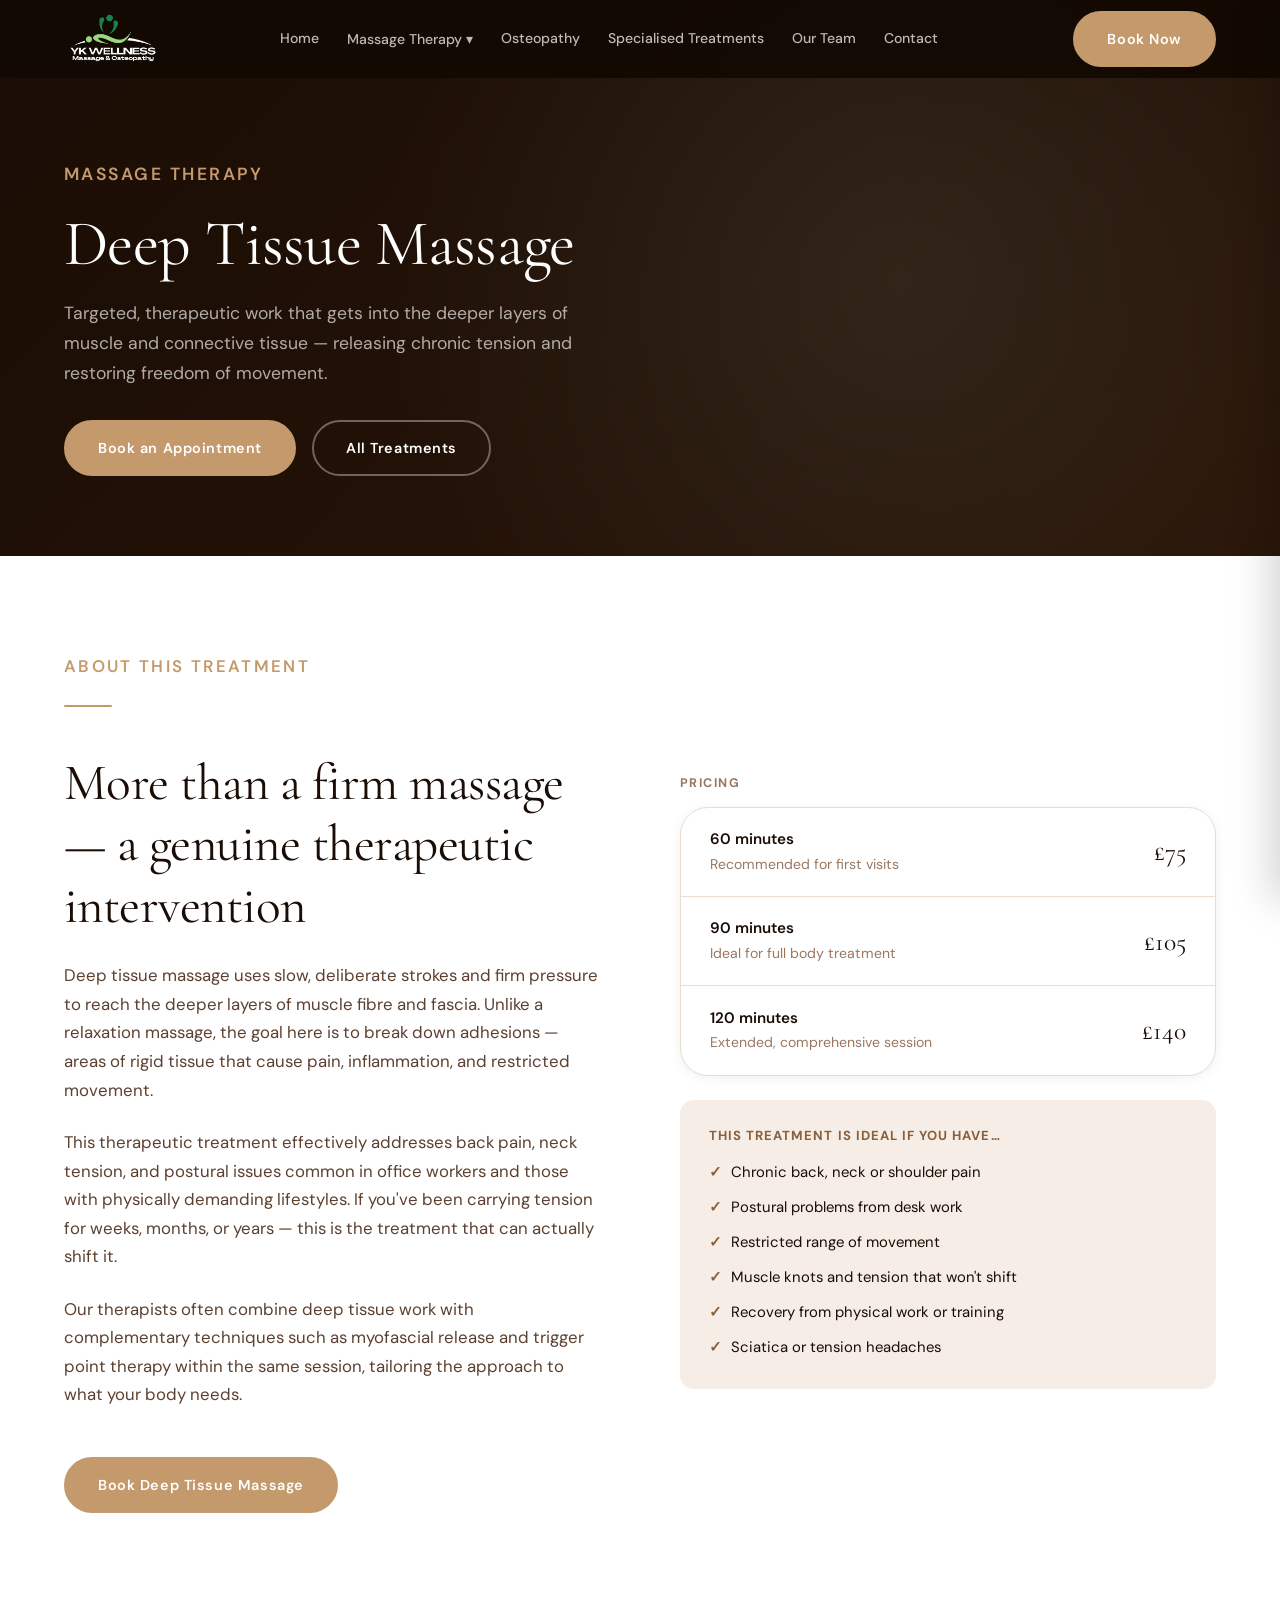
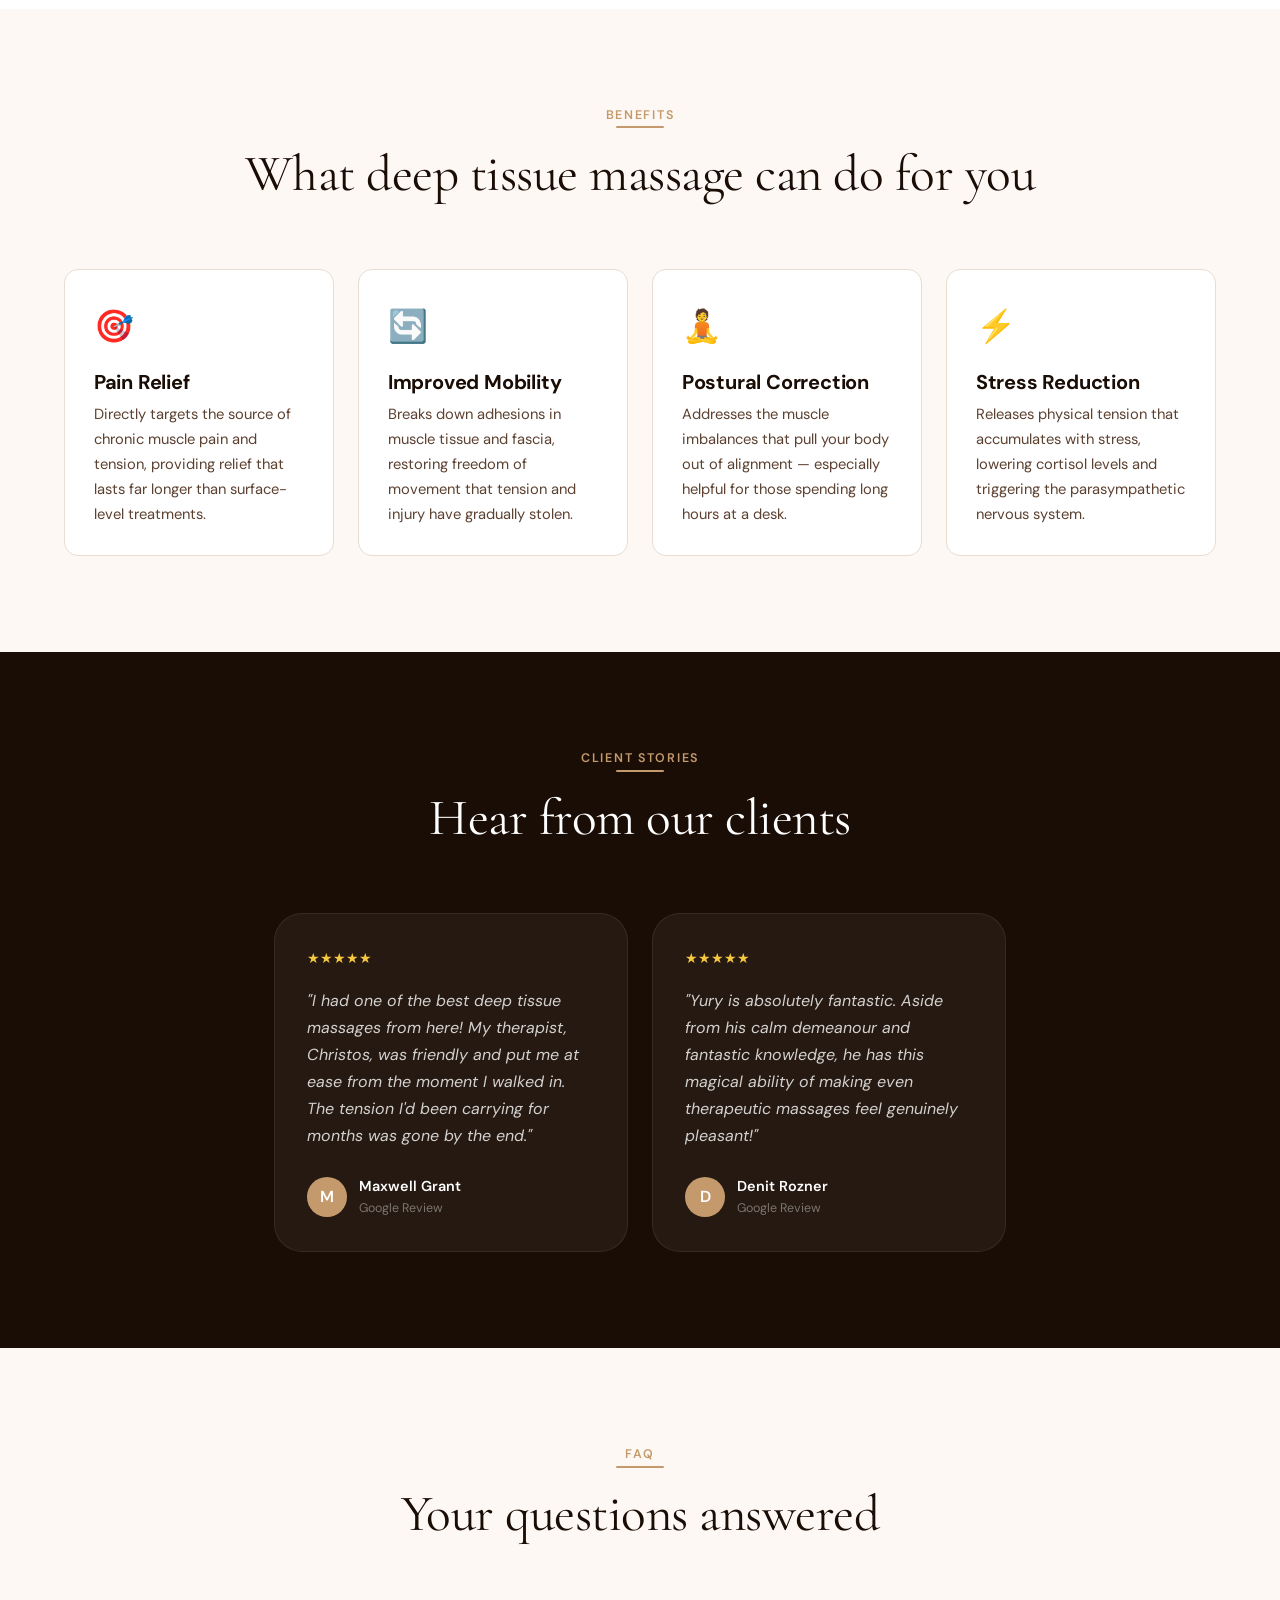
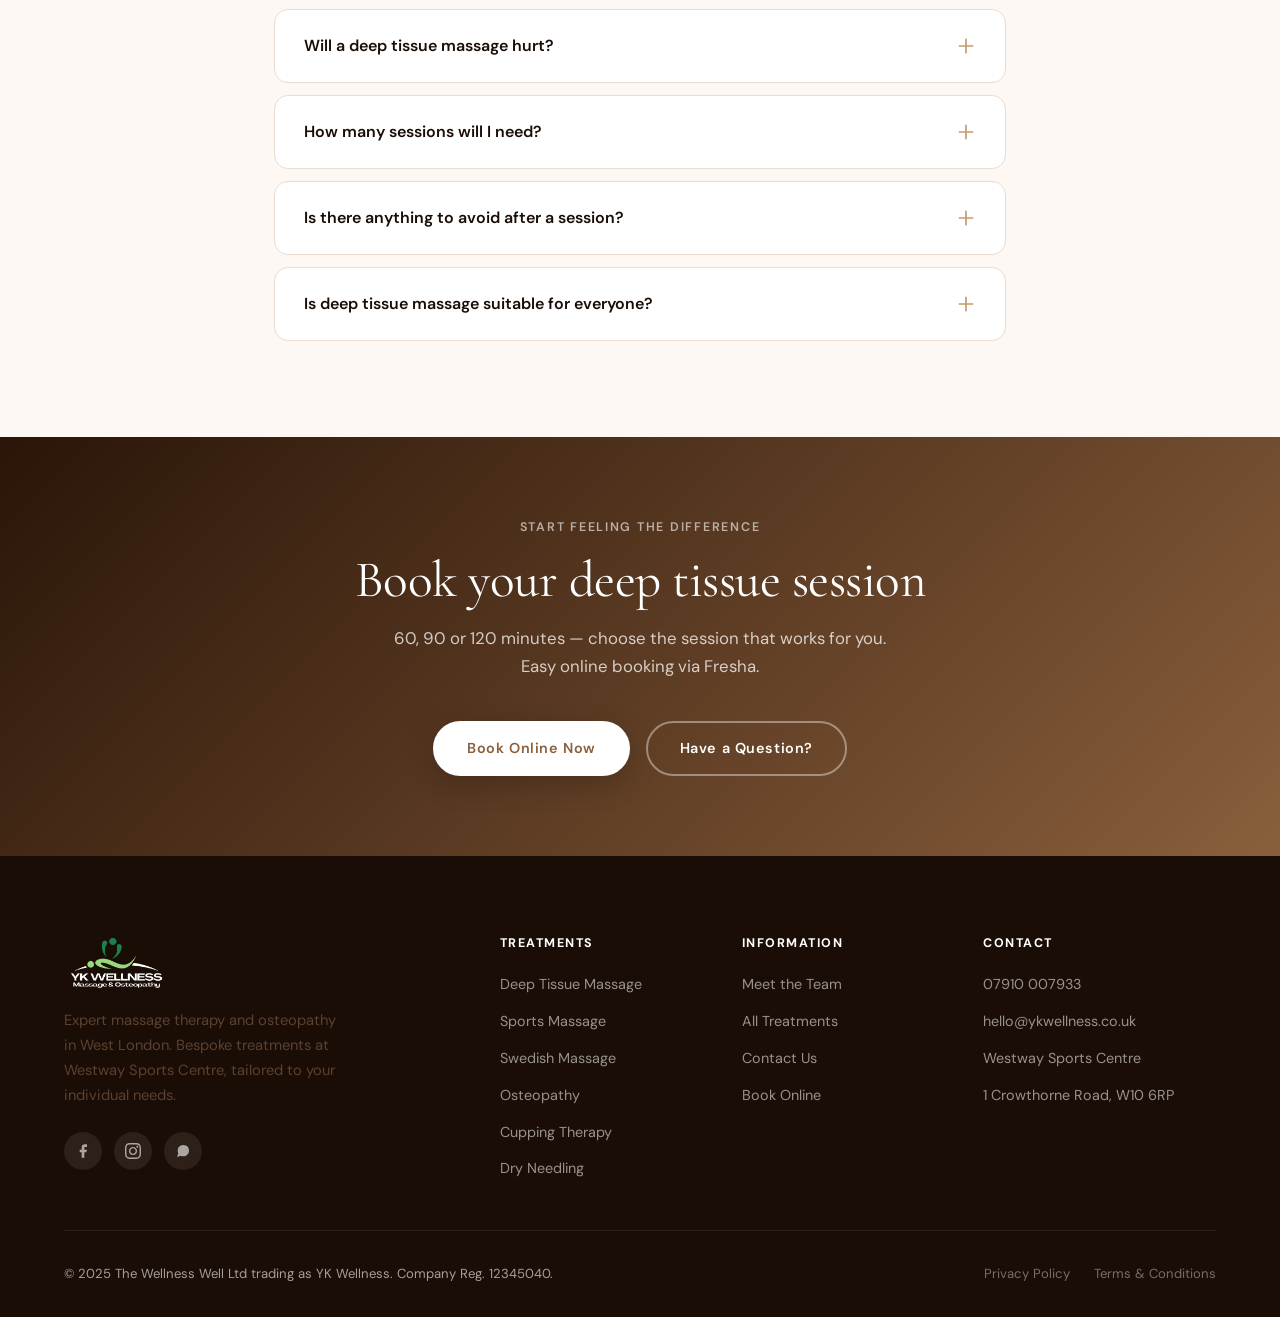
<file: deep-tissue.html>
<!DOCTYPE html>
<html lang="en">
<head>
  <meta charset="UTF-8" />
  <meta name="viewport" content="width=device-width, initial-scale=1.0" />
  <title>Deep Tissue Massage | YK Wellness — West London</title>
  <meta name="description" content="Deep tissue massage at Westway Sports Centre, West London. Relieve chronic pain, neck tension and postural issues. Book online today." />
  <link rel="preconnect" href="https://fonts.googleapis.com" />
  <link rel="preconnect" href="https://fonts.gstatic.com" crossorigin />
  <link href="https://fonts.googleapis.com/css2?family=Cormorant+Garamond:ital,wght@0,300;0,400;0,600;1,300;1,400&family=DM+Sans:wght@400;500;600;700&display=swap" rel="stylesheet" />
  <link rel="icon" href="LOGOYKW.png" type="image/png" />
  <link rel="stylesheet" href="style.css" />
  <!-- Open Graph / WhatsApp preview -->
  <meta property="og:type" content="website" />
  <meta property="og:url" content="https://saturnresults.github.io/deep-tissue.html" />
  <meta property="og:title" content="Deep Tissue Massage | YK Wellness West London" />
  <meta property="og:description" content="Professional deep tissue massage in West London targeting chronic tension, pain relief and full movement restoration." />
  <meta property="og:image" content="https://saturnresults.github.io/Cover_IMAGE.jpg" />
  <meta property="og:image:width" content="1200" />
  <meta property="og:image:height" content="630" />
  <meta name="twitter:card" content="summary_large_image" />
  <meta name="twitter:image" content="https://saturnresults.github.io/Cover_IMAGE.jpg" />
</head>
<body>

<nav class="nav" id="nav">
  <div class="container">
    <div class="nav__inner">
      <a href="index.html" class="nav__logo"><img src="LOGOYKW.png" alt="YK Wellness" class="nav__logo-img"></a>
      <div class="nav__links">
        <a href="index.html">Home</a>
        <div class="nav__dropdown">
          <a href="massage-therapy.html" class="active">Massage Therapy ▾</a>
          <div class="nav__dropdown-menu">
            <a href="deep-tissue.html">Deep Tissue Massage</a>
            <a href="sports-massage.html">Sports Massage</a>
            <a href="swedish-massage.html">Swedish Massage</a>
            <a href="specialised-treatments.html">CBD Massage</a>
            <a href="specialised-treatments.html">Lymphatic Drainage</a>
          </div>
        </div>
        <a href="osteopathy.html">Osteopathy</a>
        <a href="specialised-treatments.html">Specialised Treatments</a>
        <a href="team.html">Our Team</a>
        <a href="contact.html">Contact</a>
      </div>
      <a href="https://www.fresha.com/a/yk-wellness-london-westway-sports-fitness-centre-uk-1-crowthorne-road-git4ohyh" target="_blank" class="btn btn-primary nav__cta">Book Now</a>
      <button class="nav__hamburger" id="hamburger"><span></span><span></span><span></span></button>
    </div>
  </div>
</nav>
<div class="nav__mobile-overlay" id="mobileOverlay"></div>
<div class="nav__mobile" id="mobileNav">
  <button class="nav__mobile-close" id="mobileClose" aria-label="Close menu">&times;</button>
  <a href="index.html">Home</a>
  <a href="massage-therapy.html">Massage Therapy</a>
  <div class="nav__mobile-sub">
    <a href="deep-tissue.html">— Deep Tissue</a>
    <a href="sports-massage.html">— Sports Massage</a>
    <a href="swedish-massage.html">— Swedish Massage</a>
  </div>
  <a href="osteopathy.html">Osteopathy</a>
  <a href="specialised-treatments.html">Specialised Treatments</a>
  <a href="team.html">Our Team</a>
  <a href="contact.html">Contact</a>
  <a href="https://www.fresha.com/a/yk-wellness-london-westway-sports-fitness-centre-uk-1-crowthorne-road-git4ohyh" target="_blank" class="btn btn-primary">Book Appointment</a>
</div>

<div class="page-hero">
  <div class="container page-hero__content">
    <p class="eyebrow">Massage Therapy</p>
    <h1>Deep Tissue Massage</h1>
    <p>Targeted, therapeutic work that gets into the deeper layers of muscle and connective tissue — releasing chronic tension and restoring freedom of movement.</p>
    <div class="page-hero__actions">
      <a href="https://www.fresha.com/a/yk-wellness-london-westway-sports-fitness-centre-uk-1-crowthorne-road-git4ohyh" target="_blank" class="btn btn-primary">Book an Appointment</a>
      <a href="massage-therapy.html" class="btn btn-outline" style="color:#fff;border-color:rgba(255,255,255,0.35);">All Treatments</a>
    </div>
  </div>
</div>

<!-- MAIN CONTENT -->
<section class="bg-white">
  <div class="container">
    <div class="intro-split">
      <div class="intro-split__text fade-up">
        <p class="eyebrow">About This Treatment</p>
        <div class="divider"></div>
        <h2>More than a firm massage — a genuine therapeutic intervention</h2>
        <p>Deep tissue massage uses slow, deliberate strokes and firm pressure to reach the deeper layers of muscle fibre and fascia. Unlike a relaxation massage, the goal here is to break down adhesions — areas of rigid tissue that cause pain, inflammation, and restricted movement.</p>
        <p>This therapeutic treatment effectively addresses back pain, neck tension, and postural issues common in office workers and those with physically demanding lifestyles. If you've been carrying tension for weeks, months, or years — this is the treatment that can actually shift it.</p>
        <p>Our therapists often combine deep tissue work with complementary techniques such as myofascial release and trigger point therapy within the same session, tailoring the approach to what your body needs.</p>
        <div style="margin-top:1.5rem;">
          <a href="https://www.fresha.com/a/yk-wellness-london-westway-sports-fitness-centre-uk-1-crowthorne-road-git4ohyh" target="_blank" class="btn btn-primary">Book Deep Tissue Massage</a>
        </div>
      </div>
      <div style="display:flex;flex-direction:column;gap:1.5rem;" class="fade-up">
        <!-- Pricing -->
        <div>
          <h4 style="font-family:var(--font-sans);font-size:0.78rem;font-weight:700;letter-spacing:0.12em;text-transform:uppercase;color:var(--light);margin-bottom:1rem;">Pricing</h4>
          <div class="price-table">
            <div class="price-row">
              <div><div class="price-row__duration">60 minutes</div><div class="price-row__desc">Recommended for first visits</div></div>
              <div class="price-row__amount">£75</div>
            </div>
            <div class="price-row">
              <div><div class="price-row__duration">90 minutes</div><div class="price-row__desc">Ideal for full body treatment</div></div>
              <div class="price-row__amount">£105</div>
            </div>
            <div class="price-row">
              <div><div class="price-row__duration">120 minutes</div><div class="price-row__desc">Extended, comprehensive session</div></div>
              <div class="price-row__amount">£140</div>
            </div>
          </div>
        </div>
        <!-- Good for -->
        <div style="background:var(--sage-light);border-radius:var(--radius-md);padding:1.8rem;">
          <h4 style="font-family:var(--font-sans);font-size:0.82rem;font-weight:700;letter-spacing:0.08em;text-transform:uppercase;color:var(--sage-dark);margin-bottom:1rem;">This treatment is ideal if you have…</h4>
          <ul style="display:flex;flex-direction:column;gap:0.6rem;">
            <li style="display:flex;gap:0.6rem;font-size:0.93rem;color:var(--charcoal);"><span style="color:var(--sage-dark);font-weight:700;">✓</span> Chronic back, neck or shoulder pain</li>
            <li style="display:flex;gap:0.6rem;font-size:0.93rem;color:var(--charcoal);"><span style="color:var(--sage-dark);font-weight:700;">✓</span> Postural problems from desk work</li>
            <li style="display:flex;gap:0.6rem;font-size:0.93rem;color:var(--charcoal);"><span style="color:var(--sage-dark);font-weight:700;">✓</span> Restricted range of movement</li>
            <li style="display:flex;gap:0.6rem;font-size:0.93rem;color:var(--charcoal);"><span style="color:var(--sage-dark);font-weight:700;">✓</span> Muscle knots and tension that won't shift</li>
            <li style="display:flex;gap:0.6rem;font-size:0.93rem;color:var(--charcoal);"><span style="color:var(--sage-dark);font-weight:700;">✓</span> Recovery from physical work or training</li>
            <li style="display:flex;gap:0.6rem;font-size:0.93rem;color:var(--charcoal);"><span style="color:var(--sage-dark);font-weight:700;">✓</span> Sciatica or tension headaches</li>
          </ul>
        </div>
      </div>
    </div>
  </div>
</section>

<!-- BENEFITS -->
<section class="bg-ivory">
  <div class="container">
    <div class="section-header section-header--center fade-up">
      <p class="eyebrow">Benefits</p>
      <div class="divider divider--center"></div>
      <h2>What deep tissue massage can do for you</h2>
    </div>
    <div style="display:grid;grid-template-columns:repeat(auto-fit,minmax(240px,1fr));gap:1.5rem;" class="fade-up">
      <div style="background:var(--white);border:1px solid var(--sand);border-radius:var(--radius-md);padding:1.8rem;">
        <div style="font-size:2rem;margin-bottom:1rem;">🎯</div>
        <h4 style="font-family:var(--font-sans);font-weight:700;margin-bottom:0.5rem;">Pain Relief</h4>
        <p style="font-size:0.92rem;">Directly targets the source of chronic muscle pain and tension, providing relief that lasts far longer than surface-level treatments.</p>
      </div>
      <div style="background:var(--white);border:1px solid var(--sand);border-radius:var(--radius-md);padding:1.8rem;">
        <div style="font-size:2rem;margin-bottom:1rem;">🔄</div>
        <h4 style="font-family:var(--font-sans);font-weight:700;margin-bottom:0.5rem;">Improved Mobility</h4>
        <p style="font-size:0.92rem;">Breaks down adhesions in muscle tissue and fascia, restoring freedom of movement that tension and injury have gradually stolen.</p>
      </div>
      <div style="background:var(--white);border:1px solid var(--sand);border-radius:var(--radius-md);padding:1.8rem;">
        <div style="font-size:2rem;margin-bottom:1rem;">🧘</div>
        <h4 style="font-family:var(--font-sans);font-weight:700;margin-bottom:0.5rem;">Postural Correction</h4>
        <p style="font-size:0.92rem;">Addresses the muscle imbalances that pull your body out of alignment — especially helpful for those spending long hours at a desk.</p>
      </div>
      <div style="background:var(--white);border:1px solid var(--sand);border-radius:var(--radius-md);padding:1.8rem;">
        <div style="font-size:2rem;margin-bottom:1rem;">⚡</div>
        <h4 style="font-family:var(--font-sans);font-weight:700;margin-bottom:0.5rem;">Stress Reduction</h4>
        <p style="font-size:0.92rem;">Releases physical tension that accumulates with stress, lowering cortisol levels and triggering the parasympathetic nervous system.</p>
      </div>
    </div>
  </div>
</section>

<!-- TESTIMONIAL -->
<section class="testimonials">
  <div class="container--narrow">
    <div class="section-header section-header--center fade-up">
      <p class="eyebrow">Client Stories</p>
      <div class="divider divider--center" style="background:var(--sage)"></div>
      <h2>Hear from our clients</h2>
    </div>
    <div class="testimonials-grid fade-up" style="grid-template-columns:1fr 1fr;">
      <div class="testimonial-card">
        <div class="testimonial-card__stars">★★★★★</div>
        <p class="testimonial-card__quote">"I had one of the best deep tissue massages from here! My therapist, Christos, was friendly and put me at ease from the moment I walked in. The tension I'd been carrying for months was gone by the end."</p>
        <div class="testimonial-card__author">
          <div class="testimonial-card__avatar">M</div>
          <div><div class="testimonial-card__name">Maxwell Grant</div><div class="testimonial-card__via">Google Review</div></div>
        </div>
      </div>
      <div class="testimonial-card">
        <div class="testimonial-card__stars">★★★★★</div>
        <p class="testimonial-card__quote">"Yury is absolutely fantastic. Aside from his calm demeanour and fantastic knowledge, he has this magical ability of making even therapeutic massages feel genuinely pleasant!"</p>
        <div class="testimonial-card__author">
          <div class="testimonial-card__avatar">D</div>
          <div><div class="testimonial-card__name">Denit Rozner</div><div class="testimonial-card__via">Google Review</div></div>
        </div>
      </div>
    </div>
  </div>
</section>

<!-- FAQ -->
<section class="bg-ivory">
  <div class="container--narrow">
    <div class="section-header section-header--center fade-up">
      <p class="eyebrow">FAQ</p>
      <div class="divider divider--center"></div>
      <h2>Your questions answered</h2>
    </div>
    <div class="faq-list fade-up">
      <div class="faq-item">
        <div class="faq-question">Will a deep tissue massage hurt?
          <svg width="20" height="20" fill="none" viewBox="0 0 24 24" stroke="currentColor" stroke-width="2"><path stroke-linecap="round" stroke-linejoin="round" d="M12 4v16m8-8H4"/></svg>
        </div>
        <div class="faq-answer"><p>Deep tissue work can involve some discomfort, particularly in areas of significant tension — but it should never be truly painful. Your therapist will regularly check in with you and adjust pressure based on your feedback. Many clients describe the sensation as "pleasantly intense" — and the relief afterwards makes it well worth it.</p></div>
      </div>
      <div class="faq-item">
        <div class="faq-question">How many sessions will I need?
          <svg width="20" height="20" fill="none" viewBox="0 0 24 24" stroke="currentColor" stroke-width="2"><path stroke-linecap="round" stroke-linejoin="round" d="M12 4v16m8-8H4"/></svg>
        </div>
        <div class="faq-answer"><p>This depends on your condition and goals. Some clients feel significant relief after just one session; others benefit most from a course of 4–6 sessions, particularly for chronic conditions. Your therapist will give you an honest assessment after your first appointment.</p></div>
      </div>
      <div class="faq-item">
        <div class="faq-question">Is there anything to avoid after a session?
          <svg width="20" height="20" fill="none" viewBox="0 0 24 24" stroke="currentColor" stroke-width="2"><path stroke-linecap="round" stroke-linejoin="round" d="M12 4v16m8-8H4"/></svg>
        </div>
        <div class="faq-answer"><p>We recommend drinking plenty of water, avoiding strenuous exercise for 24 hours, and having a warm bath if you experience any post-treatment soreness. Some mild soreness the next day is normal and a sign the treatment is working.</p></div>
      </div>
      <div class="faq-item">
        <div class="faq-question">Is deep tissue massage suitable for everyone?
          <svg width="20" height="20" fill="none" viewBox="0 0 24 24" stroke="currentColor" stroke-width="2"><path stroke-linecap="round" stroke-linejoin="round" d="M12 4v16m8-8H4"/></svg>
        </div>
        <div class="faq-answer"><p>Deep tissue massage is suitable for most people. However, it may not be recommended if you have certain conditions such as blood clots, osteoporosis, or very recent injuries. Our therapists will assess your suitability during the consultation. If in doubt, contact us and we'll advise you.</p></div>
      </div>
    </div>
  </div>
</section>

<div class="cta-band">
  <div class="container">
    <p class="eyebrow" style="color:rgba(255,255,255,0.6);margin-bottom:0.75rem;">Start feeling the difference</p>
    <h2>Book your deep tissue session</h2>
    <p>60, 90 or 120 minutes — choose the session that works for you. Easy online booking via Fresha.</p>
    <div style="display:flex;gap:1rem;justify-content:center;flex-wrap:wrap;">
      <a href="https://www.fresha.com/a/yk-wellness-london-westway-sports-fitness-centre-uk-1-crowthorne-road-git4ohyh" target="_blank" class="btn btn-white">Book Online Now</a>
      <a href="contact.html" class="btn btn-outline" style="color:#fff;border-color:rgba(255,255,255,0.4);">Have a Question?</a>
    </div>
  </div>
</div>

<footer>
  <div class="container">
    <div class="footer-grid">
      <div class="footer-brand">
        <a href="index.html" class="footer-logo"><img src="LOGOYKW.png" alt="YK Wellness" style="height:56px;width:auto;"></a>
        <p>Expert massage therapy and osteopathy in West London. Bespoke treatments at Westway Sports Centre, tailored to your individual needs.</p>
        <div class="footer-social">
          <a href="#" class="social-btn" aria-label="Facebook">
            <svg viewBox="0 0 24 24"><path d="M18 2h-3a5 5 0 0 0-5 5v3H7v4h3v8h4v-8h3l1-4h-4V7a1 1 0 0 1 1-1h3z"/></svg>
          </a>
          <a href="https://www.instagram.com/ykwellness/" target="_blank" class="social-btn" aria-label="Instagram">
            <svg viewBox="0 0 24 24" fill="currentColor"><path d="M12 2.163c3.204 0 3.584.012 4.85.07 3.252.148 4.771 1.691 4.919 4.919.058 1.265.069 1.645.069 4.849 0 3.205-.012 3.584-.069 4.849-.149 3.225-1.664 4.771-4.919 4.919-1.266.058-1.644.07-4.85.07-3.204 0-3.584-.012-4.849-.07-3.26-.149-4.771-1.699-4.919-4.92-.058-1.265-.07-1.644-.07-4.849 0-3.204.013-3.583.07-4.849.149-3.227 1.664-4.771 4.919-4.919 1.266-.057 1.645-.069 4.849-.069zm0-2.163c-3.259 0-3.667.014-4.947.072-4.358.2-6.78 2.618-6.98 6.98-.059 1.281-.073 1.689-.073 4.948 0 3.259.014 3.668.072 4.948.2 4.358 2.618 6.78 6.98 6.98 1.281.058 1.689.072 4.948.072 3.259 0 3.668-.014 4.948-.072 4.354-.2 6.782-2.618 6.979-6.98.059-1.28.073-1.689.073-4.948 0-3.259-.014-3.667-.072-4.947-.196-4.354-2.617-6.78-6.979-6.98-1.281-.059-1.69-.073-4.949-.073zm0 5.838c-3.403 0-6.162 2.759-6.162 6.162s2.759 6.163 6.162 6.163 6.162-2.759 6.162-6.163c0-3.403-2.759-6.162-6.162-6.162zm0 10.162c-2.209 0-4-1.79-4-4 0-2.209 1.791-4 4-4s4 1.791 4 4c0 2.21-1.791 4-4 4zm6.406-11.845c-.796 0-1.441.645-1.441 1.44s.645 1.44 1.441 1.44c.795 0 1.439-.645 1.439-1.44s-.644-1.44-1.439-1.44z"/></svg>
          </a>
          <a href="https://api.whatsapp.com/send/?phone=%2B447910007933&text&type=phone_number&app_absent=0" class="social-btn" aria-label="WhatsApp">
            <svg viewBox="0 0 24 24"><path d="M21 11.5a8.38 8.38 0 0 1-.9 3.8 8.5 8.5 0 0 1-7.6 4.7 8.38 8.38 0 0 1-3.8-.9L3 21l1.9-5.7a8.38 8.38 0 0 1-.9-3.8 8.5 8.5 0 0 1 4.7-7.6 8.38 8.38 0 0 1 3.8-.9h.5a8.48 8.48 0 0 1 8 8v.5z"/></svg>
          </a>
        </div>
      </div>
      <div class="footer-col">
        <h5>Treatments</h5>
        <ul>
          <li><a href="deep-tissue.html">Deep Tissue Massage</a></li>
          <li><a href="sports-massage.html">Sports Massage</a></li>
          <li><a href="swedish-massage.html">Swedish Massage</a></li>
          <li><a href="osteopathy.html">Osteopathy</a></li>
          <li><a href="specialised-treatments.html">Cupping Therapy</a></li>
          <li><a href="specialised-treatments.html">Dry Needling</a></li>
        </ul>
      </div>
      <div class="footer-col">
        <h5>Information</h5>
        <ul>
          <li><a href="team.html">Meet the Team</a></li>
          <li><a href="massage-therapy.html">All Treatments</a></li>
          <li><a href="contact.html">Contact Us</a></li>
          <li><a href="https://www.fresha.com/a/yk-wellness-london-westway-sports-fitness-centre-uk-1-crowthorne-road-git4ohyh" target="_blank">Book Online</a></li>
        </ul>
      </div>
      <div class="footer-col">
        <h5>Contact</h5>
        <ul>
          <li><a href="tel:07910007933">07910 007933</a></li>
          <li><a href="mailto:hello@ykwellness.co.uk">hello@ykwellness.co.uk</a></li>
          <li><a href="#">Westway Sports Centre</a></li>
          <li><a href="#">1 Crowthorne Road, W10 6RP</a></li>
        </ul>
      </div>
    </div>
    <div class="footer-bottom">
      <span>&copy; 2025 The Wellness Well Ltd trading as YK Wellness. Company Reg. 12345040.</span>
      <div style="display:flex;gap:1.5rem;">
        <a href="#">Privacy Policy</a>
        <a href="#">Terms &amp; Conditions</a>
      </div>
    </div>
  </div>
</footer>
<script src="main.js"></script>
</body>
</html>
</file>
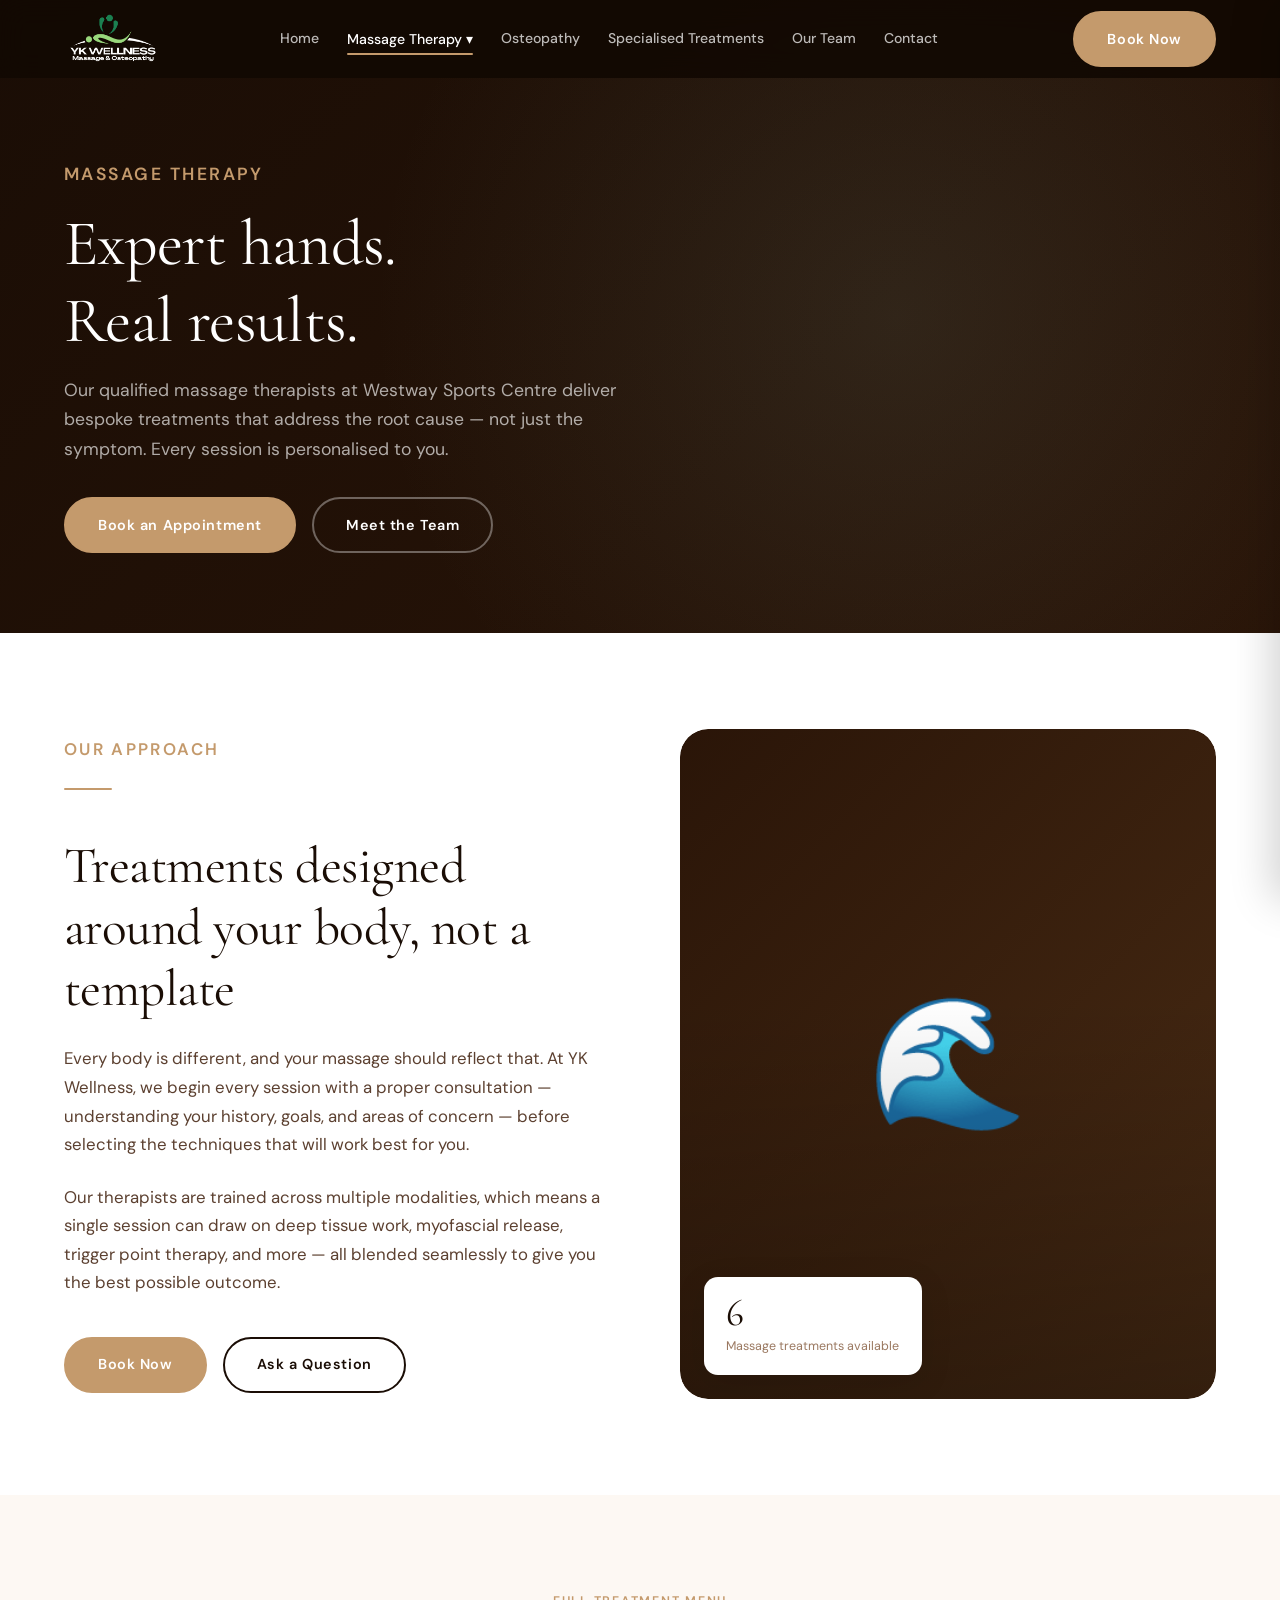
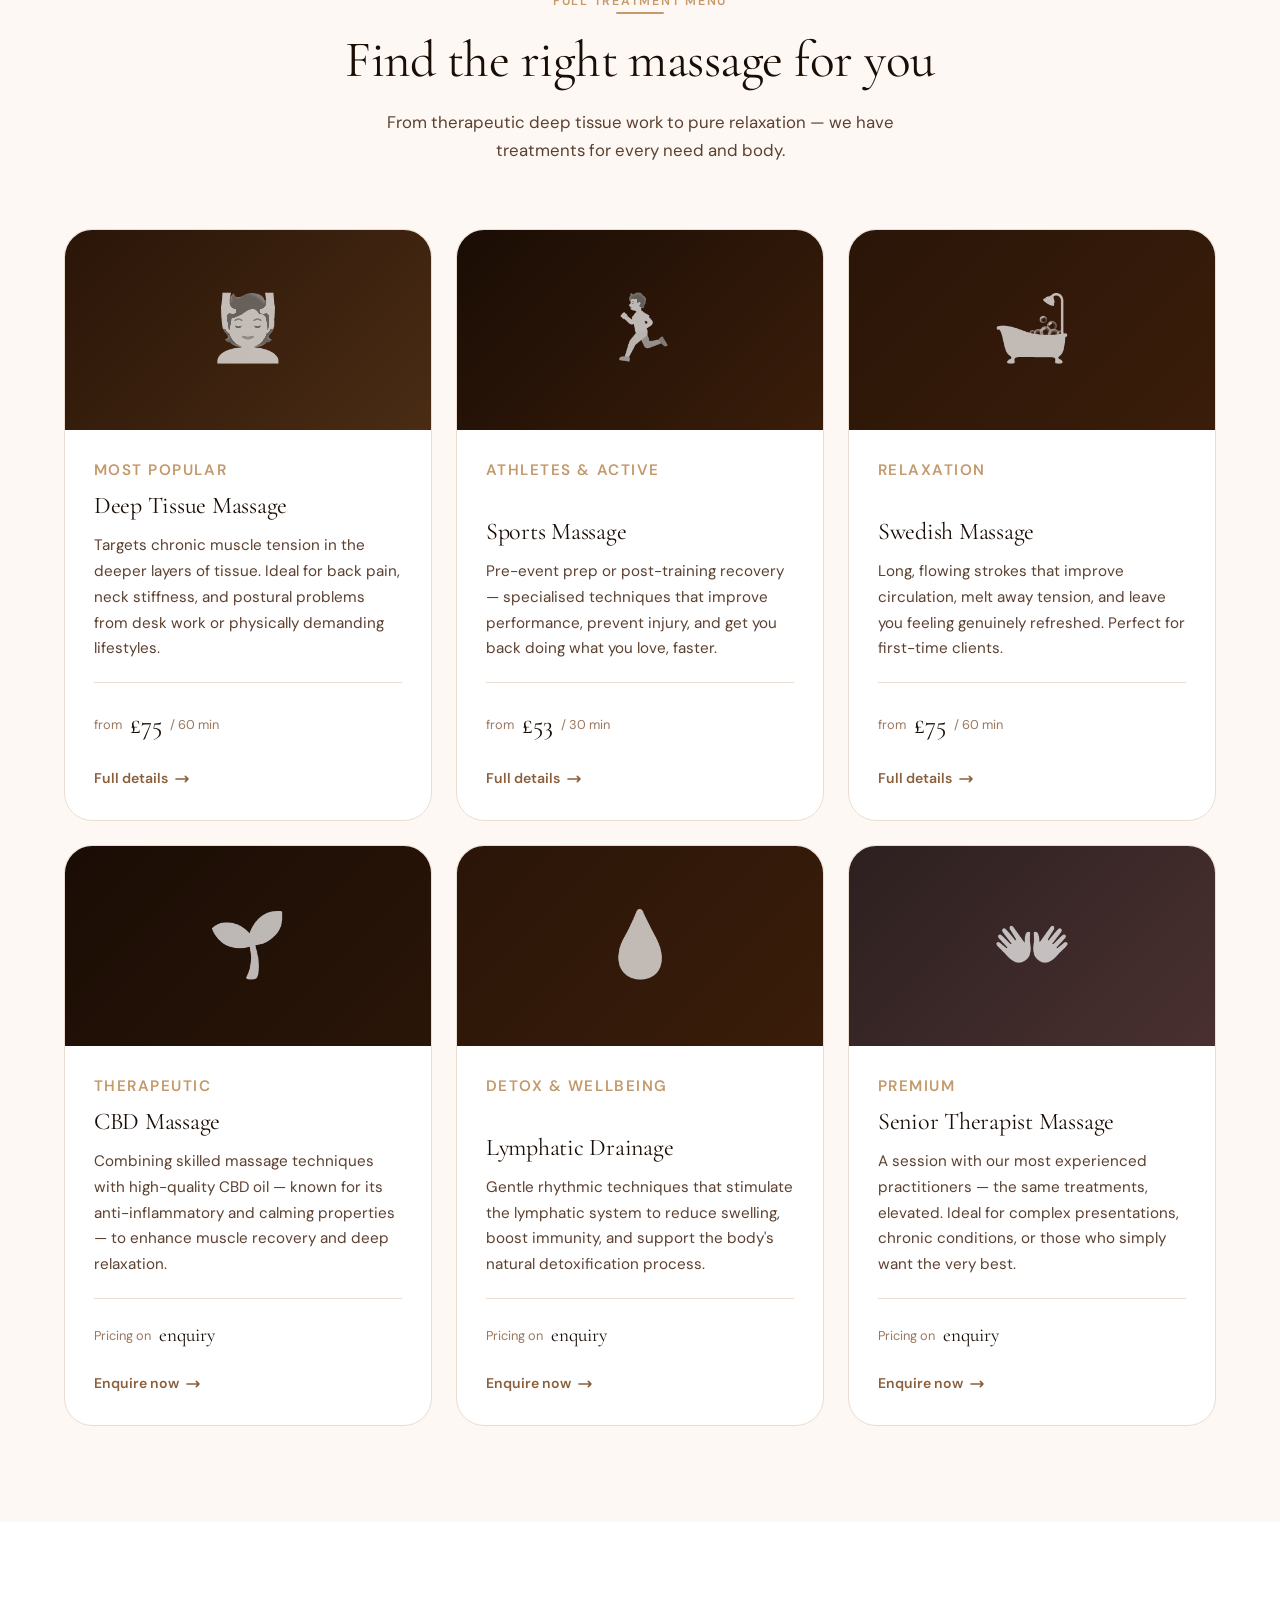
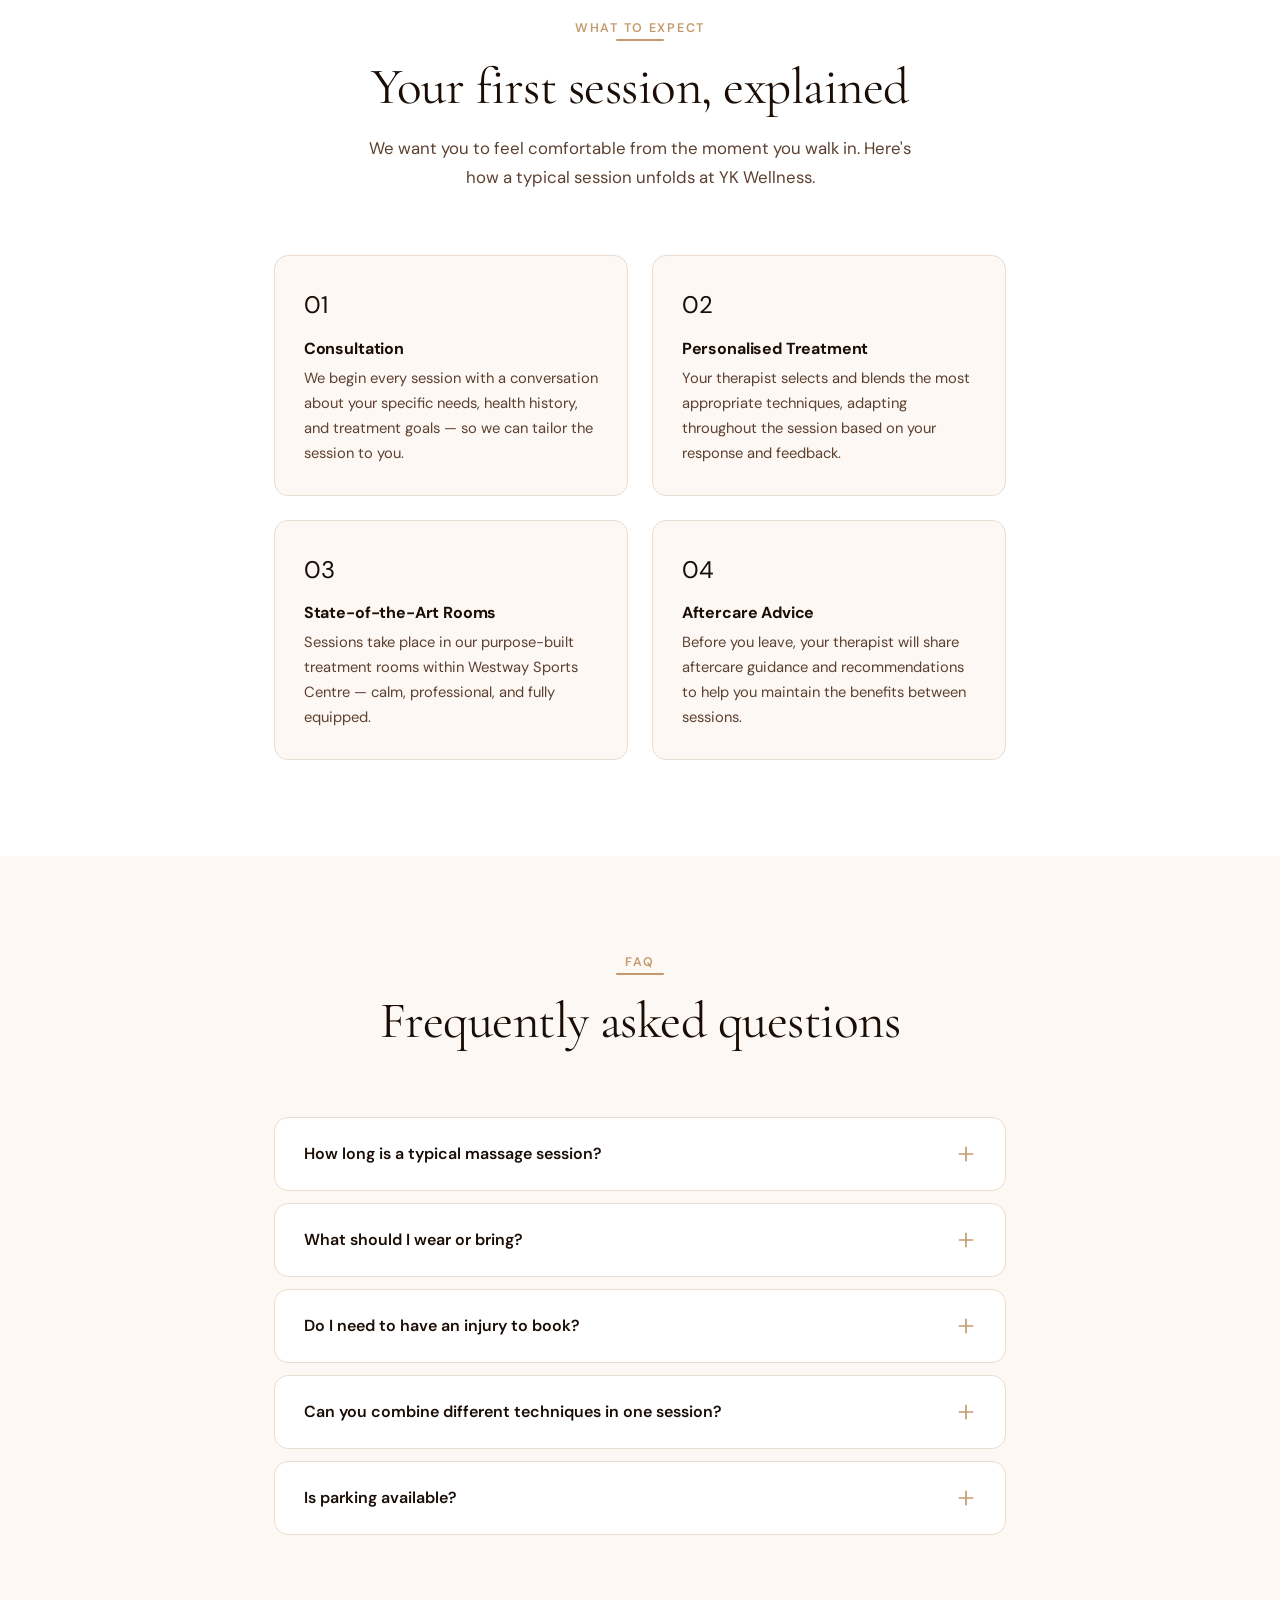
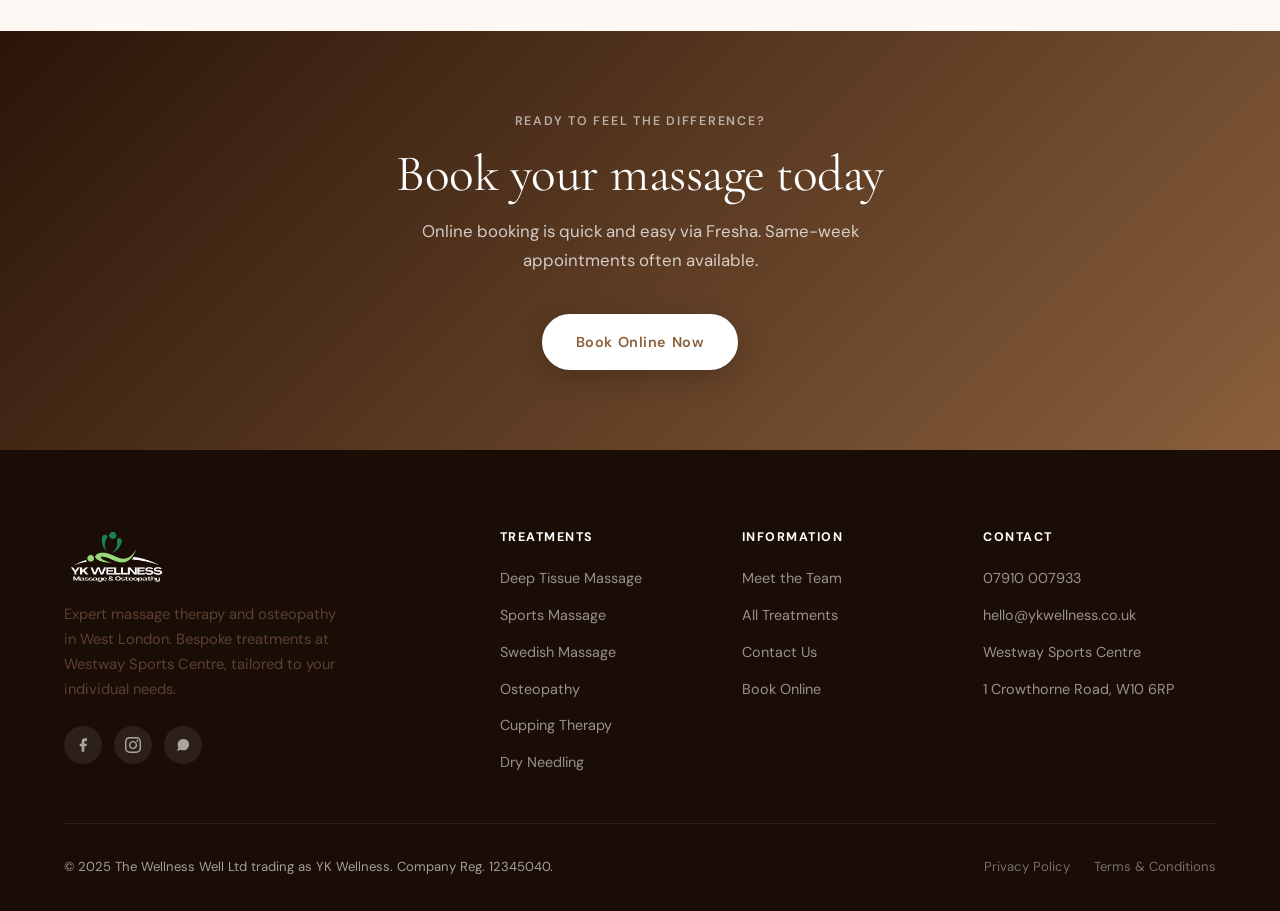
<file: massage-therapy.html>
<!DOCTYPE html>
<html lang="en">
<head>
  <meta charset="UTF-8" />
  <meta name="viewport" content="width=device-width, initial-scale=1.0" />
  <title>Massage Therapy | YK Wellness — West London</title>
  <meta name="description" content="Professional massage therapy at Westway Sports Centre, West London. Deep tissue, sports, Swedish, CBD and lymphatic drainage massage. Book online." />
  <link rel="preconnect" href="https://fonts.googleapis.com" />
  <link rel="preconnect" href="https://fonts.gstatic.com" crossorigin />
  <link href="https://fonts.googleapis.com/css2?family=Cormorant+Garamond:ital,wght@0,300;0,400;0,600;1,300;1,400&family=DM+Sans:wght@400;500;600;700&display=swap" rel="stylesheet" />
  <link rel="icon" href="LOGOYKW.png" type="image/png" />
  <link rel="stylesheet" href="style.css" />
  <!-- Open Graph / WhatsApp preview -->
  <meta property="og:type" content="website" />
  <meta property="og:url" content="https://saturnresults.github.io/massage-therapy.html" />
  <meta property="og:title" content="Massage Therapy | YK Wellness West London" />
  <meta property="og:description" content="Expert massage therapy in West London. Deep tissue, sports, Swedish and more at Westway Sports Centre." />
  <meta property="og:image" content="https://saturnresults.github.io/Cover_IMAGE.jpg" />
  <meta property="og:image:width" content="1200" />
  <meta property="og:image:height" content="630" />
  <meta name="twitter:card" content="summary_large_image" />
  <meta name="twitter:image" content="https://saturnresults.github.io/Cover_IMAGE.jpg" />
</head>
<body>

<nav class="nav" id="nav">
  <div class="container">
    <div class="nav__inner">
      <a href="index.html" class="nav__logo"><img src="LOGOYKW.png" alt="YK Wellness" class="nav__logo-img"></a>
      <div class="nav__links">
        <a href="index.html">Home</a>
        <div class="nav__dropdown">
          <a href="massage-therapy.html" class="active">Massage Therapy ▾</a>
          <div class="nav__dropdown-menu">
            <a href="deep-tissue.html">Deep Tissue Massage</a>
            <a href="sports-massage.html">Sports Massage</a>
            <a href="swedish-massage.html">Swedish Massage</a>
            <a href="specialised-treatments.html">CBD Massage</a>
            <a href="specialised-treatments.html">Lymphatic Drainage</a>
          </div>
        </div>
        <a href="osteopathy.html">Osteopathy</a>
        <a href="specialised-treatments.html">Specialised Treatments</a>
        <a href="team.html">Our Team</a>
        <a href="contact.html">Contact</a>
      </div>
      <a href="https://www.fresha.com/a/yk-wellness-london-westway-sports-fitness-centre-uk-1-crowthorne-road-git4ohyh" target="_blank" class="btn btn-primary nav__cta">Book Now</a>
      <button class="nav__hamburger" id="hamburger"><span></span><span></span><span></span></button>
    </div>
  </div>
</nav>
<div class="nav__mobile-overlay" id="mobileOverlay"></div>
<div class="nav__mobile" id="mobileNav">
  <button class="nav__mobile-close" id="mobileClose" aria-label="Close menu">&times;</button>
  <a href="index.html">Home</a>
  <a href="massage-therapy.html">Massage Therapy</a>
  <div class="nav__mobile-sub">
    <a href="deep-tissue.html">— Deep Tissue</a>
    <a href="sports-massage.html">— Sports Massage</a>
    <a href="swedish-massage.html">— Swedish Massage</a>
  </div>
  <a href="osteopathy.html">Osteopathy</a>
  <a href="specialised-treatments.html">Specialised Treatments</a>
  <a href="team.html">Our Team</a>
  <a href="contact.html">Contact</a>
  <a href="https://www.fresha.com/a/yk-wellness-london-westway-sports-fitness-centre-uk-1-crowthorne-road-git4ohyh" target="_blank" class="btn btn-primary">Book Appointment</a>
</div>

<div class="page-hero">
  <div class="container page-hero__content">
    <p class="eyebrow">Massage Therapy</p>
    <h1>Expert hands.<br />Real results.</h1>
    <p>Our qualified massage therapists at Westway Sports Centre deliver bespoke treatments that address the root cause — not just the symptom. Every session is personalised to you.</p>
    <div class="page-hero__actions">
      <a href="https://www.fresha.com/a/yk-wellness-london-westway-sports-fitness-centre-uk-1-crowthorne-road-git4ohyh" target="_blank" class="btn btn-primary">Book an Appointment</a>
      <a href="team.html" class="btn btn-outline" style="color:#fff;border-color:rgba(255,255,255,0.35);">Meet the Team</a>
    </div>
  </div>
</div>

<!-- INTRO -->
<section class="bg-white">
  <div class="container">
    <div class="intro-split">
      <div class="intro-split__text fade-up">
        <p class="eyebrow">Our Approach</p>
        <div class="divider"></div>
        <h2>Treatments designed around your body, not a template</h2>
        <p>Every body is different, and your massage should reflect that. At YK Wellness, we begin every session with a proper consultation — understanding your history, goals, and areas of concern — before selecting the techniques that will work best for you.</p>
        <p>Our therapists are trained across multiple modalities, which means a single session can draw on deep tissue work, myofascial release, trigger point therapy, and more — all blended seamlessly to give you the best possible outcome.</p>
        <div style="margin-top:1rem;display:flex;gap:1rem;flex-wrap:wrap;">
          <a href="https://www.fresha.com/a/yk-wellness-london-westway-sports-fitness-centre-uk-1-crowthorne-road-git4ohyh" target="_blank" class="btn btn-primary">Book Now</a>
          <a href="contact.html" class="btn btn-outline">Ask a Question</a>
        </div>
      </div>
      <div class="intro-split__visual">
        <div class="intro-split__box" style="background:linear-gradient(135deg,#2a1508,#4a2c14)">🌊</div>
        <div class="intro-split__badge">
          <div class="intro-split__badge-num">6</div>
          <div class="intro-split__badge-label">Massage treatments available</div>
        </div>
      </div>
    </div>
  </div>
</section>

<!-- ALL TREATMENTS -->
<section class="bg-ivory">
  <div class="container">
    <div class="section-header section-header--center fade-up">
      <p class="eyebrow">Full Treatment Menu</p>
      <div class="divider divider--center"></div>
      <h2>Find the right massage for you</h2>
      <p>From therapeutic deep tissue work to pure relaxation — we have treatments for every need and body.</p>
    </div>
    <div class="treatments-grid">

      <div class="treatment-card fade-up">
        <div class="treatment-card__visual vis-deep"><span class="vis-icon">💆</span></div>
        <div class="treatment-card__body">
          <p class="treatment-card__tag">Most Popular</p>
          <h3>Deep Tissue Massage</h3>
          <p>Targets chronic muscle tension in the deeper layers of tissue. Ideal for back pain, neck stiffness, and postural problems from desk work or physically demanding lifestyles.</p>
          <div class="treatment-card__price">
            <span class="treatment-card__price-from">from</span>
            <span class="treatment-card__price-val">£75</span>
            <span class="treatment-card__price-unit">/ 60 min</span>
          </div>
          <a href="deep-tissue.html" class="treatment-card__link">Full details <svg width="16" height="16" fill="none" viewBox="0 0 24 24" stroke="currentColor" stroke-width="2.5"><path stroke-linecap="round" stroke-linejoin="round" d="M17 8l4 4m0 0l-4 4m4-4H3"/></svg></a>
        </div>
      </div>

      <div class="treatment-card fade-up">
        <div class="treatment-card__visual vis-sports"><span class="vis-icon">🏃</span></div>
        <div class="treatment-card__body">
          <p class="treatment-card__tag">Athletes & Active</p>
          <h3>Sports Massage</h3>
          <p>Pre-event prep or post-training recovery — specialised techniques that improve performance, prevent injury, and get you back doing what you love, faster.</p>
          <div class="treatment-card__price">
            <span class="treatment-card__price-from">from</span>
            <span class="treatment-card__price-val">£53</span>
            <span class="treatment-card__price-unit">/ 30 min</span>
          </div>
          <a href="sports-massage.html" class="treatment-card__link">Full details <svg width="16" height="16" fill="none" viewBox="0 0 24 24" stroke="currentColor" stroke-width="2.5"><path stroke-linecap="round" stroke-linejoin="round" d="M17 8l4 4m0 0l-4 4m4-4H3"/></svg></a>
        </div>
      </div>

      <div class="treatment-card fade-up">
        <div class="treatment-card__visual vis-swedish"><span class="vis-icon">🛁</span></div>
        <div class="treatment-card__body">
          <p class="treatment-card__tag">Relaxation</p>
          <h3>Swedish Massage</h3>
          <p>Long, flowing strokes that improve circulation, melt away tension, and leave you feeling genuinely refreshed. Perfect for first-time clients.</p>
          <div class="treatment-card__price">
            <span class="treatment-card__price-from">from</span>
            <span class="treatment-card__price-val">£75</span>
            <span class="treatment-card__price-unit">/ 60 min</span>
          </div>
          <a href="swedish-massage.html" class="treatment-card__link">Full details <svg width="16" height="16" fill="none" viewBox="0 0 24 24" stroke="currentColor" stroke-width="2.5"><path stroke-linecap="round" stroke-linejoin="round" d="M17 8l4 4m0 0l-4 4m4-4H3"/></svg></a>
        </div>
      </div>

      <div class="treatment-card fade-up">
        <div class="treatment-card__visual vis-cbd"><span class="vis-icon">🌱</span></div>
        <div class="treatment-card__body">
          <p class="treatment-card__tag">Therapeutic</p>
          <h3>CBD Massage</h3>
          <p>Combining skilled massage techniques with high-quality CBD oil — known for its anti-inflammatory and calming properties — to enhance muscle recovery and deep relaxation.</p>
          <div class="treatment-card__price">
            <span class="treatment-card__price-from">Pricing on</span>
            <span class="treatment-card__price-val" style="font-size:1.2rem;">enquiry</span>
          </div>
          <a href="contact.html" class="treatment-card__link">Enquire now <svg width="16" height="16" fill="none" viewBox="0 0 24 24" stroke="currentColor" stroke-width="2.5"><path stroke-linecap="round" stroke-linejoin="round" d="M17 8l4 4m0 0l-4 4m4-4H3"/></svg></a>
        </div>
      </div>

      <div class="treatment-card fade-up">
        <div class="treatment-card__visual vis-lymph"><span class="vis-icon">💧</span></div>
        <div class="treatment-card__body">
          <p class="treatment-card__tag">Detox & Wellbeing</p>
          <h3>Lymphatic Drainage</h3>
          <p>Gentle rhythmic techniques that stimulate the lymphatic system to reduce swelling, boost immunity, and support the body's natural detoxification process.</p>
          <div class="treatment-card__price">
            <span class="treatment-card__price-from">Pricing on</span>
            <span class="treatment-card__price-val" style="font-size:1.2rem;">enquiry</span>
          </div>
          <a href="contact.html" class="treatment-card__link">Enquire now <svg width="16" height="16" fill="none" viewBox="0 0 24 24" stroke="currentColor" stroke-width="2.5"><path stroke-linecap="round" stroke-linejoin="round" d="M17 8l4 4m0 0l-4 4m4-4H3"/></svg></a>
        </div>
      </div>

      <div class="treatment-card fade-up">
        <div class="treatment-card__visual" style="background:linear-gradient(135deg,#2d2020,#4a3030)"><span class="vis-icon">👐</span></div>
        <div class="treatment-card__body">
          <p class="treatment-card__tag">Premium</p>
          <h3>Senior Therapist Massage</h3>
          <p>A session with our most experienced practitioners — the same treatments, elevated. Ideal for complex presentations, chronic conditions, or those who simply want the very best.</p>
          <div class="treatment-card__price">
            <span class="treatment-card__price-from">Pricing on</span>
            <span class="treatment-card__price-val" style="font-size:1.2rem;">enquiry</span>
          </div>
          <a href="contact.html" class="treatment-card__link">Enquire now <svg width="16" height="16" fill="none" viewBox="0 0 24 24" stroke="currentColor" stroke-width="2.5"><path stroke-linecap="round" stroke-linejoin="round" d="M17 8l4 4m0 0l-4 4m4-4H3"/></svg></a>
        </div>
      </div>

    </div>
  </div>
</section>

<!-- WHAT TO EXPECT -->
<section class="bg-white">
  <div class="container--narrow">
    <div class="section-header section-header--center fade-up">
      <p class="eyebrow">What to Expect</p>
      <div class="divider divider--center"></div>
      <h2>Your first session, explained</h2>
      <p>We want you to feel comfortable from the moment you walk in. Here's how a typical session unfolds at YK Wellness.</p>
    </div>
    <div style="display:grid;grid-template-columns:1fr 1fr;gap:1.5rem;margin-top:2rem;" class="fade-up">
      <div style="background:var(--ivory);border-radius:var(--radius-md);padding:1.8rem;border:1px solid var(--sand);">
        <div style="font-size:1.5rem;margin-bottom:0.8rem;">01</div>
        <h4 style="font-family:var(--font-sans);font-size:1rem;font-weight:700;margin-bottom:0.5rem;">Consultation</h4>
        <p style="font-size:0.92rem;">We begin every session with a conversation about your specific needs, health history, and treatment goals — so we can tailor the session to you.</p>
      </div>
      <div style="background:var(--ivory);border-radius:var(--radius-md);padding:1.8rem;border:1px solid var(--sand);">
        <div style="font-size:1.5rem;margin-bottom:0.8rem;">02</div>
        <h4 style="font-family:var(--font-sans);font-size:1rem;font-weight:700;margin-bottom:0.5rem;">Personalised Treatment</h4>
        <p style="font-size:0.92rem;">Your therapist selects and blends the most appropriate techniques, adapting throughout the session based on your response and feedback.</p>
      </div>
      <div style="background:var(--ivory);border-radius:var(--radius-md);padding:1.8rem;border:1px solid var(--sand);">
        <div style="font-size:1.5rem;margin-bottom:0.8rem;">03</div>
        <h4 style="font-family:var(--font-sans);font-size:1rem;font-weight:700;margin-bottom:0.5rem;">State-of-the-Art Rooms</h4>
        <p style="font-size:0.92rem;">Sessions take place in our purpose-built treatment rooms within Westway Sports Centre — calm, professional, and fully equipped.</p>
      </div>
      <div style="background:var(--ivory);border-radius:var(--radius-md);padding:1.8rem;border:1px solid var(--sand);">
        <div style="font-size:1.5rem;margin-bottom:0.8rem;">04</div>
        <h4 style="font-family:var(--font-sans);font-size:1rem;font-weight:700;margin-bottom:0.5rem;">Aftercare Advice</h4>
        <p style="font-size:0.92rem;">Before you leave, your therapist will share aftercare guidance and recommendations to help you maintain the benefits between sessions.</p>
      </div>
    </div>
  </div>
</section>

<!-- FAQ -->
<section class="bg-ivory">
  <div class="container--narrow">
    <div class="section-header section-header--center fade-up">
      <p class="eyebrow">FAQ</p>
      <div class="divider divider--center"></div>
      <h2>Frequently asked questions</h2>
    </div>
    <div class="faq-list fade-up">
      <div class="faq-item">
        <div class="faq-question">How long is a typical massage session?
          <svg width="20" height="20" fill="none" viewBox="0 0 24 24" stroke="currentColor" stroke-width="2"><path stroke-linecap="round" stroke-linejoin="round" d="M12 4v16m8-8H4"/></svg>
        </div>
        <div class="faq-answer"><p>Most sessions run between 60 and 90 minutes, though we offer 30-minute express sessions for sports massage, and 120-minute extended sessions for deep tissue and Swedish. We recommend 60 minutes for your first visit so we have time for a proper consultation.</p></div>
      </div>
      <div class="faq-item">
        <div class="faq-question">What should I wear or bring?
          <svg width="20" height="20" fill="none" viewBox="0 0 24 24" stroke="currentColor" stroke-width="2"><path stroke-linecap="round" stroke-linejoin="round" d="M12 4v16m8-8H4"/></svg>
        </div>
        <div class="faq-answer"><p>Just yourself. We provide everything you need including towels and draping. Wear comfortable clothing that's easy to change in and out of. For sports massage, sports shorts are ideal.</p></div>
      </div>
      <div class="faq-item">
        <div class="faq-question">Do I need to have an injury to book?
          <svg width="20" height="20" fill="none" viewBox="0 0 24 24" stroke="currentColor" stroke-width="2"><path stroke-linecap="round" stroke-linejoin="round" d="M12 4v16m8-8H4"/></svg>
        </div>
        <div class="faq-answer"><p>Not at all. Many of our clients come purely for relaxation, stress relief, or as part of a regular wellness routine. You don't need a specific injury or condition to benefit from massage therapy.</p></div>
      </div>
      <div class="faq-item">
        <div class="faq-question">Can you combine different techniques in one session?
          <svg width="20" height="20" fill="none" viewBox="0 0 24 24" stroke="currentColor" stroke-width="2"><path stroke-linecap="round" stroke-linejoin="round" d="M12 4v16m8-8H4"/></svg>
        </div>
        <div class="faq-answer"><p>Absolutely — and it's one of our strengths. Our therapists are trained across multiple modalities, so a single session might blend deep tissue, myofascial release, trigger point therapy, and more, depending on what your body needs that day.</p></div>
      </div>
      <div class="faq-item">
        <div class="faq-question">Is parking available?
          <svg width="20" height="20" fill="none" viewBox="0 0 24 24" stroke="currentColor" stroke-width="2"><path stroke-linecap="round" stroke-linejoin="round" d="M12 4v16m8-8H4"/></svg>
        </div>
        <div class="faq-answer"><p>Yes — free parking is available at Westway Sports Centre. We're also close to Latimer Road and White City tube stations, making us easy to reach from across West London.</p></div>
      </div>
    </div>
  </div>
</section>

<div class="cta-band">
  <div class="container">
    <p class="eyebrow" style="color:rgba(255,255,255,0.6);margin-bottom:0.75rem;">Ready to feel the difference?</p>
    <h2>Book your massage today</h2>
    <p>Online booking is quick and easy via Fresha. Same-week appointments often available.</p>
    <a href="https://www.fresha.com/a/yk-wellness-london-westway-sports-fitness-centre-uk-1-crowthorne-road-git4ohyh" target="_blank" class="btn btn-white">Book Online Now</a>
  </div>
</div>

<footer>
  <div class="container">
    <div class="footer-grid">
      <div class="footer-brand">
        <a href="index.html" class="footer-logo"><img src="LOGOYKW.png" alt="YK Wellness" style="height:56px;width:auto;"></a>
        <p>Expert massage therapy and osteopathy in West London. Bespoke treatments at Westway Sports Centre, tailored to your individual needs.</p>
        <div class="footer-social">
          <a href="#" class="social-btn" aria-label="Facebook">
            <svg viewBox="0 0 24 24"><path d="M18 2h-3a5 5 0 0 0-5 5v3H7v4h3v8h4v-8h3l1-4h-4V7a1 1 0 0 1 1-1h3z"/></svg>
          </a>
          <a href="https://www.instagram.com/ykwellness/" target="_blank" class="social-btn" aria-label="Instagram">
            <svg viewBox="0 0 24 24" fill="currentColor"><path d="M12 2.163c3.204 0 3.584.012 4.85.07 3.252.148 4.771 1.691 4.919 4.919.058 1.265.069 1.645.069 4.849 0 3.205-.012 3.584-.069 4.849-.149 3.225-1.664 4.771-4.919 4.919-1.266.058-1.644.07-4.85.07-3.204 0-3.584-.012-4.849-.07-3.26-.149-4.771-1.699-4.919-4.92-.058-1.265-.07-1.644-.07-4.849 0-3.204.013-3.583.07-4.849.149-3.227 1.664-4.771 4.919-4.919 1.266-.057 1.645-.069 4.849-.069zm0-2.163c-3.259 0-3.667.014-4.947.072-4.358.2-6.78 2.618-6.98 6.98-.059 1.281-.073 1.689-.073 4.948 0 3.259.014 3.668.072 4.948.2 4.358 2.618 6.78 6.98 6.98 1.281.058 1.689.072 4.948.072 3.259 0 3.668-.014 4.948-.072 4.354-.2 6.782-2.618 6.979-6.98.059-1.28.073-1.689.073-4.948 0-3.259-.014-3.667-.072-4.947-.196-4.354-2.617-6.78-6.979-6.98-1.281-.059-1.69-.073-4.949-.073zm0 5.838c-3.403 0-6.162 2.759-6.162 6.162s2.759 6.163 6.162 6.163 6.162-2.759 6.162-6.163c0-3.403-2.759-6.162-6.162-6.162zm0 10.162c-2.209 0-4-1.79-4-4 0-2.209 1.791-4 4-4s4 1.791 4 4c0 2.21-1.791 4-4 4zm6.406-11.845c-.796 0-1.441.645-1.441 1.44s.645 1.44 1.441 1.44c.795 0 1.439-.645 1.439-1.44s-.644-1.44-1.439-1.44z"/></svg>
          </a>
          <a href="https://api.whatsapp.com/send/?phone=%2B447910007933&text&type=phone_number&app_absent=0" class="social-btn" aria-label="WhatsApp">
            <svg viewBox="0 0 24 24"><path d="M21 11.5a8.38 8.38 0 0 1-.9 3.8 8.5 8.5 0 0 1-7.6 4.7 8.38 8.38 0 0 1-3.8-.9L3 21l1.9-5.7a8.38 8.38 0 0 1-.9-3.8 8.5 8.5 0 0 1 4.7-7.6 8.38 8.38 0 0 1 3.8-.9h.5a8.48 8.48 0 0 1 8 8v.5z"/></svg>
          </a>
        </div>
      </div>
      <div class="footer-col">
        <h5>Treatments</h5>
        <ul>
          <li><a href="deep-tissue.html">Deep Tissue Massage</a></li>
          <li><a href="sports-massage.html">Sports Massage</a></li>
          <li><a href="swedish-massage.html">Swedish Massage</a></li>
          <li><a href="osteopathy.html">Osteopathy</a></li>
          <li><a href="specialised-treatments.html">Cupping Therapy</a></li>
          <li><a href="specialised-treatments.html">Dry Needling</a></li>
        </ul>
      </div>
      <div class="footer-col">
        <h5>Information</h5>
        <ul>
          <li><a href="team.html">Meet the Team</a></li>
          <li><a href="massage-therapy.html">All Treatments</a></li>
          <li><a href="contact.html">Contact Us</a></li>
          <li><a href="https://www.fresha.com/a/yk-wellness-london-westway-sports-fitness-centre-uk-1-crowthorne-road-git4ohyh" target="_blank">Book Online</a></li>
        </ul>
      </div>
      <div class="footer-col">
        <h5>Contact</h5>
        <ul>
          <li><a href="tel:07910007933">07910 007933</a></li>
          <li><a href="mailto:hello@ykwellness.co.uk">hello@ykwellness.co.uk</a></li>
          <li><a href="#">Westway Sports Centre</a></li>
          <li><a href="#">1 Crowthorne Road, W10 6RP</a></li>
        </ul>
      </div>
    </div>
    <div class="footer-bottom">
      <span>&copy; 2025 The Wellness Well Ltd trading as YK Wellness. Company Reg. 12345040.</span>
      <div style="display:flex;gap:1.5rem;">
        <a href="#">Privacy Policy</a>
        <a href="#">Terms &amp; Conditions</a>
      </div>
    </div>
  </div>
</footer>

<script src="main.js"></script>
</body>
</html>
</file>
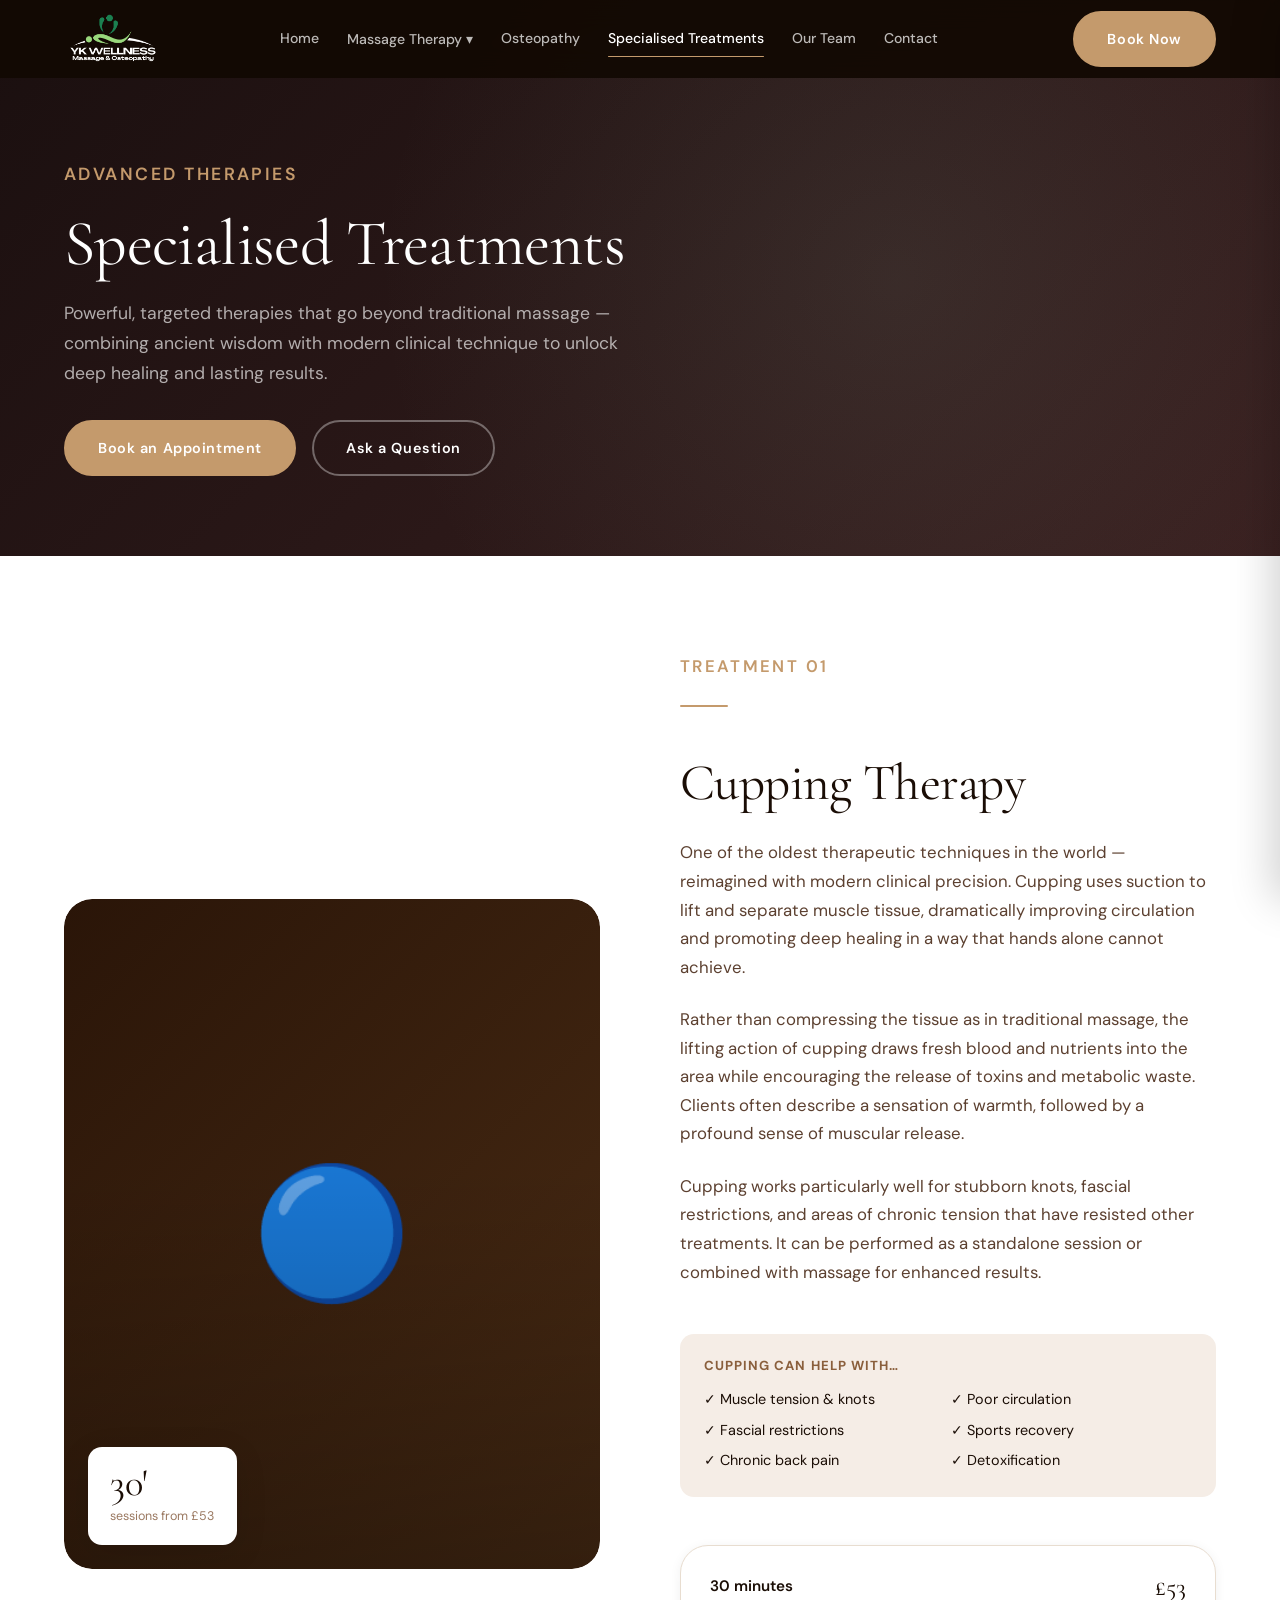
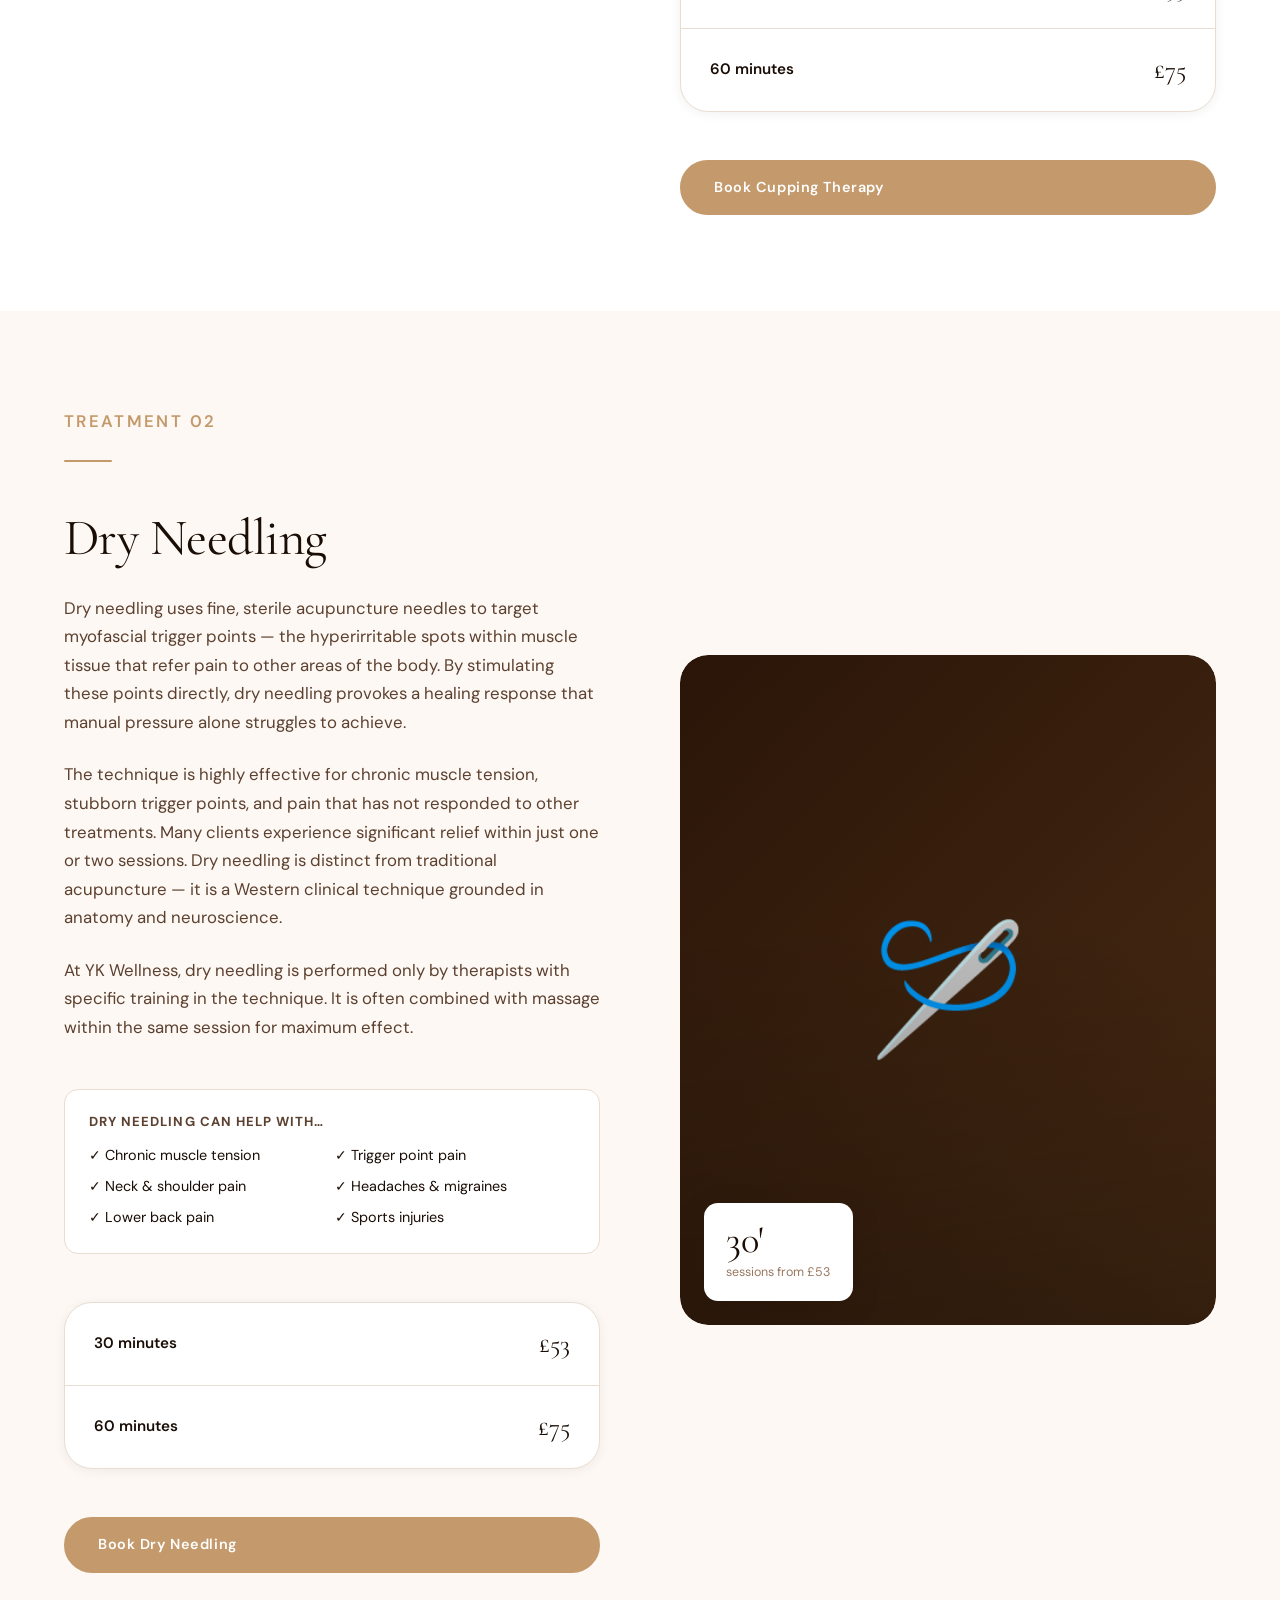
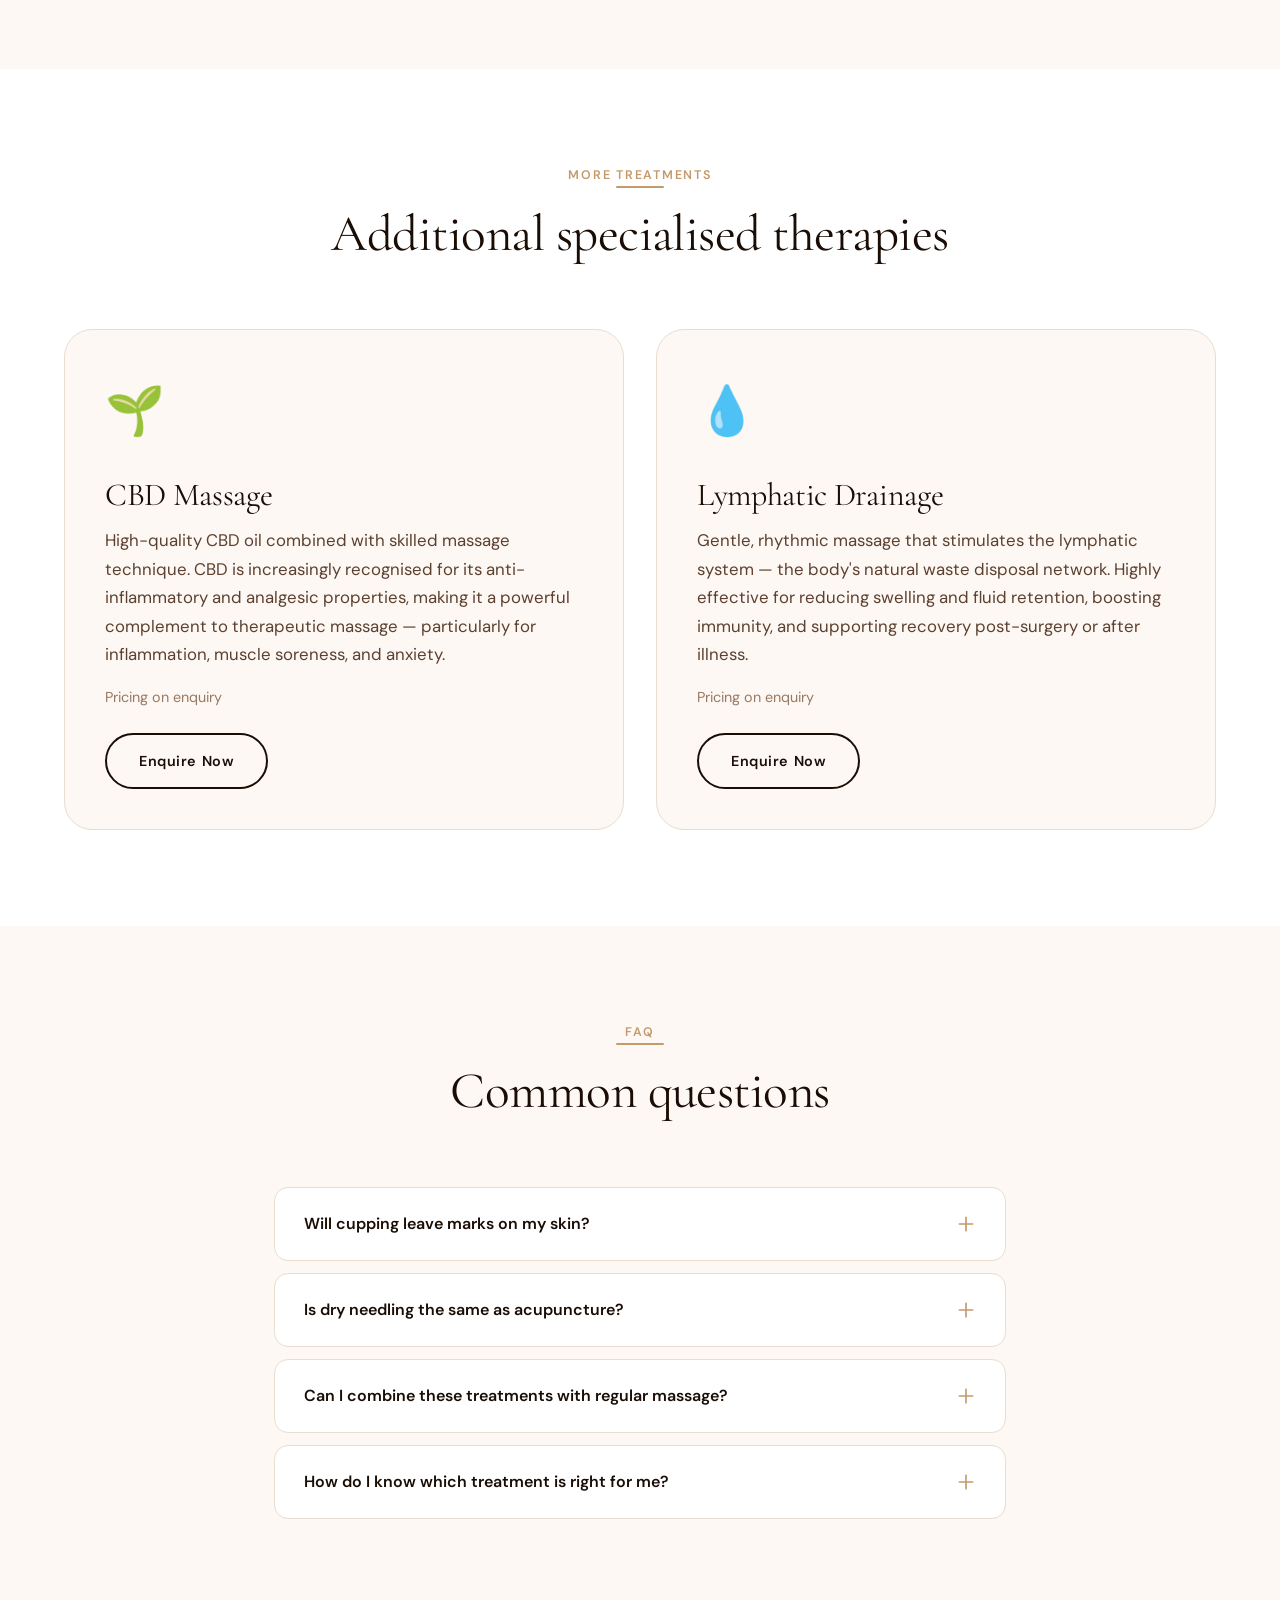
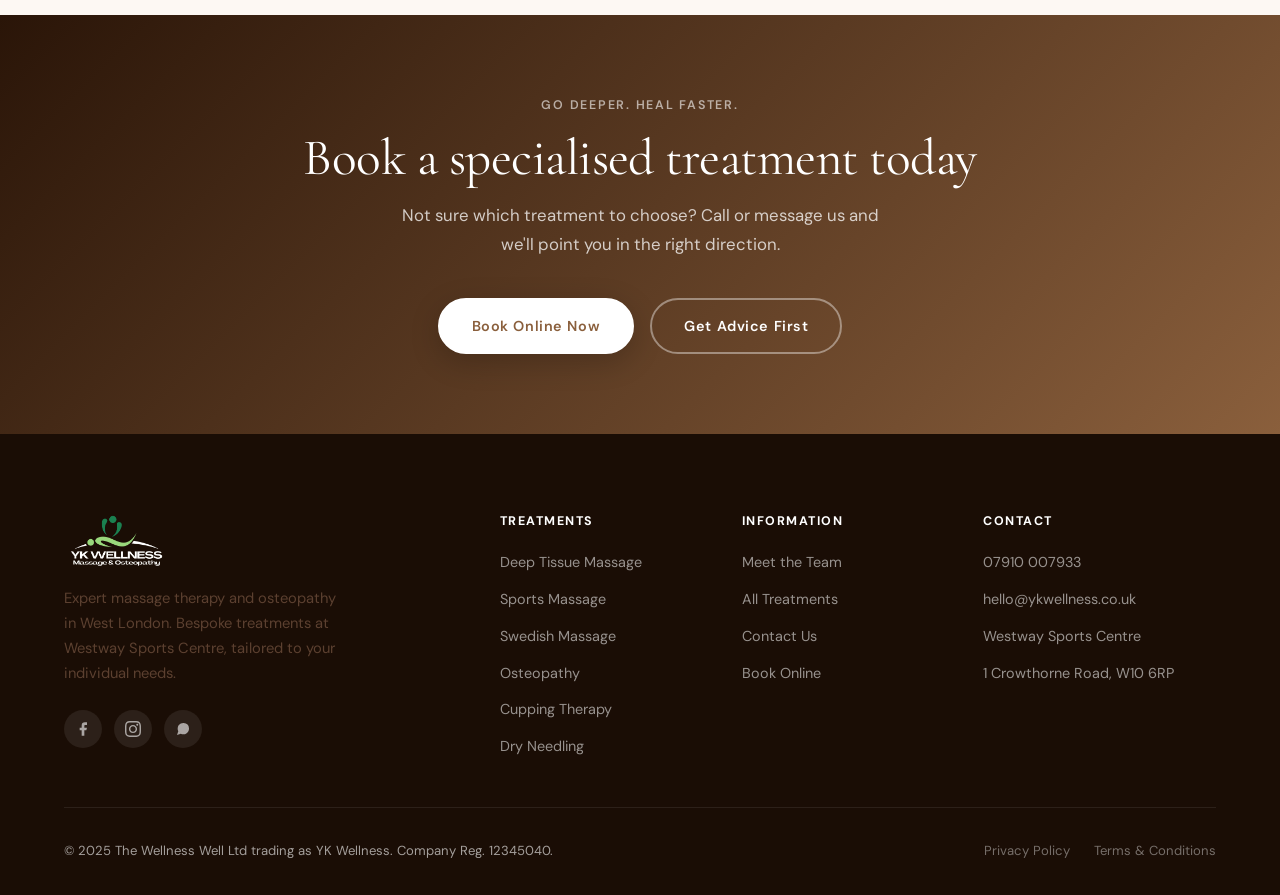
<file: specialised-treatments.html>
<!DOCTYPE html>
<html lang="en">
<head>
  <meta charset="UTF-8" />
  <meta name="viewport" content="width=device-width, initial-scale=1.0" />
  <title>Specialised Treatments | YK Wellness — West London</title>
  <meta name="description" content="Cupping therapy, dry needling, CBD massage and lymphatic drainage at Westway Sports Centre, West London. Book online today." />
  <link rel="preconnect" href="https://fonts.googleapis.com" />
  <link rel="preconnect" href="https://fonts.gstatic.com" crossorigin />
  <link href="https://fonts.googleapis.com/css2?family=Cormorant+Garamond:ital,wght@0,300;0,400;0,600;1,300;1,400&family=DM+Sans:wght@400;500;600;700&display=swap" rel="stylesheet" />
  <link rel="icon" href="LOGOYKW.png" type="image/png" />
  <link rel="stylesheet" href="style.css" />
  <!-- Open Graph / WhatsApp preview -->
  <meta property="og:type" content="website" />
  <meta property="og:url" content="https://saturnresults.github.io/specialised-treatments.html" />
  <meta property="og:title" content="Specialised Treatments | YK Wellness West London" />
  <meta property="og:description" content="CBD massage, dry needling, cupping therapy and lymphatic drainage in West London at Westway Sports Centre." />
  <meta property="og:image" content="https://saturnresults.github.io/Cover_IMAGE.jpg" />
  <meta property="og:image:width" content="1200" />
  <meta property="og:image:height" content="630" />
  <meta name="twitter:card" content="summary_large_image" />
  <meta name="twitter:image" content="https://saturnresults.github.io/Cover_IMAGE.jpg" />
</head>
<body>
<nav class="nav" id="nav">
  <div class="container">
    <div class="nav__inner">
      <a href="index.html" class="nav__logo"><img src="LOGOYKW.png" alt="YK Wellness" class="nav__logo-img"></a>
      <div class="nav__links">
        <a href="index.html">Home</a>
        <div class="nav__dropdown">
          <a href="massage-therapy.html">Massage Therapy ▾</a>
          <div class="nav__dropdown-menu">
            <a href="deep-tissue.html">Deep Tissue Massage</a>
            <a href="sports-massage.html">Sports Massage</a>
            <a href="swedish-massage.html">Swedish Massage</a>
            <a href="specialised-treatments.html">CBD Massage</a>
            <a href="specialised-treatments.html">Lymphatic Drainage</a>
          </div>
        </div>
        <a href="osteopathy.html">Osteopathy</a>
        <a href="specialised-treatments.html" class="active">Specialised Treatments</a>
        <a href="team.html">Our Team</a>
        <a href="contact.html">Contact</a>
      </div>
      <a href="https://www.fresha.com/a/yk-wellness-london-westway-sports-fitness-centre-uk-1-crowthorne-road-git4ohyh" target="_blank" class="btn btn-primary nav__cta">Book Now</a>
      <button class="nav__hamburger" id="hamburger"><span></span><span></span><span></span></button>
    </div>
  </div>
</nav>
<div class="nav__mobile-overlay" id="mobileOverlay"></div>
<div class="nav__mobile" id="mobileNav">
  <button class="nav__mobile-close" id="mobileClose" aria-label="Close menu">&times;</button>
  <a href="index.html">Home</a>
  <a href="massage-therapy.html">Massage Therapy</a>
  <div class="nav__mobile-sub">
    <a href="deep-tissue.html">— Deep Tissue</a>
    <a href="sports-massage.html">— Sports Massage</a>
    <a href="swedish-massage.html">— Swedish Massage</a>
  </div>
  <a href="osteopathy.html">Osteopathy</a>
  <a href="specialised-treatments.html">Specialised Treatments</a>
  <a href="team.html">Our Team</a>
  <a href="contact.html">Contact</a>
  <a href="https://www.fresha.com/a/yk-wellness-london-westway-sports-fitness-centre-uk-1-crowthorne-road-git4ohyh" target="_blank" class="btn btn-primary">Book Appointment</a>
</div>

<div class="page-hero" style="background:linear-gradient(135deg,#1a0f0f,#3a2020);">
  <div class="container page-hero__content">
    <p class="eyebrow">Advanced Therapies</p>
    <h1>Specialised Treatments</h1>
    <p>Powerful, targeted therapies that go beyond traditional massage — combining ancient wisdom with modern clinical technique to unlock deep healing and lasting results.</p>
    <div class="page-hero__actions">
      <a href="https://www.fresha.com/a/yk-wellness-london-westway-sports-fitness-centre-uk-1-crowthorne-road-git4ohyh" target="_blank" class="btn btn-primary">Book an Appointment</a>
      <a href="contact.html" class="btn btn-outline" style="color:#fff;border-color:rgba(255,255,255,0.35);">Ask a Question</a>
    </div>
  </div>
</div>

<!-- CUPPING -->
<section class="bg-white" id="cupping">
  <div class="container">
    <div class="intro-split">
      <div class="intro-split__visual">
        <div class="intro-split__box vis-cupping">🔵</div>
        <div class="intro-split__badge">
          <div class="intro-split__badge-num">30'</div>
          <div class="intro-split__badge-label">sessions from £53</div>
        </div>
      </div>
      <div class="intro-split__text fade-up">
        <p class="eyebrow">Treatment 01</p>
        <div class="divider"></div>
        <h2>Cupping Therapy</h2>
        <p>One of the oldest therapeutic techniques in the world — reimagined with modern clinical precision. Cupping uses suction to lift and separate muscle tissue, dramatically improving circulation and promoting deep healing in a way that hands alone cannot achieve.</p>
        <p>Rather than compressing the tissue as in traditional massage, the lifting action of cupping draws fresh blood and nutrients into the area while encouraging the release of toxins and metabolic waste. Clients often describe a sensation of warmth, followed by a profound sense of muscular release.</p>
        <p>Cupping works particularly well for stubborn knots, fascial restrictions, and areas of chronic tension that have resisted other treatments. It can be performed as a standalone session or combined with massage for enhanced results.</p>

        <div style="background:var(--sage-light);border-radius:var(--radius-md);padding:1.5rem;margin:1.5rem 0;">
          <h4 style="font-family:var(--font-sans);font-size:0.82rem;font-weight:700;letter-spacing:0.08em;text-transform:uppercase;color:var(--sage-dark);margin-bottom:0.8rem;">Cupping can help with…</h4>
          <div style="display:grid;grid-template-columns:1fr 1fr;gap:0.4rem;">
            <span style="font-size:0.9rem;color:var(--charcoal);">✓ Muscle tension &amp; knots</span>
            <span style="font-size:0.9rem;color:var(--charcoal);">✓ Poor circulation</span>
            <span style="font-size:0.9rem;color:var(--charcoal);">✓ Fascial restrictions</span>
            <span style="font-size:0.9rem;color:var(--charcoal);">✓ Sports recovery</span>
            <span style="font-size:0.9rem;color:var(--charcoal);">✓ Chronic back pain</span>
            <span style="font-size:0.9rem;color:var(--charcoal);">✓ Detoxification</span>
          </div>
        </div>

        <div class="price-table" style="margin-bottom:1.5rem;">
          <div class="price-row">
            <div><div class="price-row__duration">30 minutes</div></div>
            <div class="price-row__amount">£53</div>
          </div>
          <div class="price-row">
            <div><div class="price-row__duration">60 minutes</div></div>
            <div class="price-row__amount">£75</div>
          </div>
        </div>
        <a href="https://www.fresha.com/a/yk-wellness-london-westway-sports-fitness-centre-uk-1-crowthorne-road-git4ohyh" target="_blank" class="btn btn-primary">Book Cupping Therapy</a>
      </div>
    </div>
  </div>
</section>

<!-- DRY NEEDLING -->
<section class="bg-ivory" id="dry-needling">
  <div class="container">
    <div class="intro-split" style="direction:rtl;">
      <div class="intro-split__visual" style="direction:ltr;">
        <div class="intro-split__box vis-needling">🪡</div>
        <div class="intro-split__badge">
          <div class="intro-split__badge-num">30'</div>
          <div class="intro-split__badge-label">sessions from £53</div>
        </div>
      </div>
      <div class="intro-split__text fade-up" style="direction:ltr;">
        <p class="eyebrow">Treatment 02</p>
        <div class="divider"></div>
        <h2>Dry Needling</h2>
        <p>Dry needling uses fine, sterile acupuncture needles to target myofascial trigger points — the hyperirritable spots within muscle tissue that refer pain to other areas of the body. By stimulating these points directly, dry needling provokes a healing response that manual pressure alone struggles to achieve.</p>
        <p>The technique is highly effective for chronic muscle tension, stubborn trigger points, and pain that has not responded to other treatments. Many clients experience significant relief within just one or two sessions. Dry needling is distinct from traditional acupuncture — it is a Western clinical technique grounded in anatomy and neuroscience.</p>
        <p>At YK Wellness, dry needling is performed only by therapists with specific training in the technique. It is often combined with massage within the same session for maximum effect.</p>

        <div style="background:var(--white);border-radius:var(--radius-md);padding:1.5rem;margin:1.5rem 0;border:1px solid var(--sand);">
          <h4 style="font-family:var(--font-sans);font-size:0.82rem;font-weight:700;letter-spacing:0.08em;text-transform:uppercase;color:var(--mid);margin-bottom:0.8rem;">Dry needling can help with…</h4>
          <div style="display:grid;grid-template-columns:1fr 1fr;gap:0.4rem;">
            <span style="font-size:0.9rem;color:var(--charcoal);">✓ Chronic muscle tension</span>
            <span style="font-size:0.9rem;color:var(--charcoal);">✓ Trigger point pain</span>
            <span style="font-size:0.9rem;color:var(--charcoal);">✓ Neck &amp; shoulder pain</span>
            <span style="font-size:0.9rem;color:var(--charcoal);">✓ Headaches &amp; migraines</span>
            <span style="font-size:0.9rem;color:var(--charcoal);">✓ Lower back pain</span>
            <span style="font-size:0.9rem;color:var(--charcoal);">✓ Sports injuries</span>
          </div>
        </div>

        <div class="price-table" style="margin-bottom:1.5rem;">
          <div class="price-row">
            <div><div class="price-row__duration">30 minutes</div></div>
            <div class="price-row__amount">£53</div>
          </div>
          <div class="price-row">
            <div><div class="price-row__duration">60 minutes</div></div>
            <div class="price-row__amount">£75</div>
          </div>
        </div>
        <a href="https://www.fresha.com/a/yk-wellness-london-westway-sports-fitness-centre-uk-1-crowthorne-road-git4ohyh" target="_blank" class="btn btn-primary">Book Dry Needling</a>
      </div>
    </div>
  </div>
</section>

<!-- CBD & LYMPHATIC -->
<section class="bg-white">
  <div class="container">
    <div class="section-header section-header--center fade-up">
      <p class="eyebrow">More Treatments</p>
      <div class="divider divider--center"></div>
      <h2>Additional specialised therapies</h2>
    </div>
    <div style="display:grid;grid-template-columns:1fr 1fr;gap:2rem;" class="fade-up">
      <div style="background:var(--ivory);border-radius:var(--radius-lg);padding:2.5rem;border:1px solid var(--sand);">
        <div style="font-size:3rem;margin-bottom:1.5rem;">🌱</div>
        <h3 style="margin-bottom:0.75rem;">CBD Massage</h3>
        <p style="margin-bottom:1rem;">High-quality CBD oil combined with skilled massage technique. CBD is increasingly recognised for its anti-inflammatory and analgesic properties, making it a powerful complement to therapeutic massage — particularly for inflammation, muscle soreness, and anxiety.</p>
        <p style="font-size:0.9rem;color:var(--light);margin-bottom:1.5rem;">Pricing on enquiry</p>
        <a href="contact.html" class="btn btn-outline">Enquire Now</a>
      </div>
      <div style="background:var(--ivory);border-radius:var(--radius-lg);padding:2.5rem;border:1px solid var(--sand);">
        <div style="font-size:3rem;margin-bottom:1.5rem;">💧</div>
        <h3 style="margin-bottom:0.75rem;">Lymphatic Drainage</h3>
        <p style="margin-bottom:1rem;">Gentle, rhythmic massage that stimulates the lymphatic system — the body's natural waste disposal network. Highly effective for reducing swelling and fluid retention, boosting immunity, and supporting recovery post-surgery or after illness.</p>
        <p style="font-size:0.9rem;color:var(--light);margin-bottom:1.5rem;">Pricing on enquiry</p>
        <a href="contact.html" class="btn btn-outline">Enquire Now</a>
      </div>
    </div>
  </div>
</section>

<!-- FAQ -->
<section class="bg-ivory">
  <div class="container--narrow">
    <div class="section-header section-header--center fade-up">
      <p class="eyebrow">FAQ</p>
      <div class="divider divider--center"></div>
      <h2>Common questions</h2>
    </div>
    <div class="faq-list fade-up">
      <div class="faq-item">
        <div class="faq-question">Will cupping leave marks on my skin?
          <svg width="20" height="20" fill="none" viewBox="0 0 24 24" stroke="currentColor" stroke-width="2"><path stroke-linecap="round" stroke-linejoin="round" d="M12 4v16m8-8H4"/></svg>
        </div>
        <div class="faq-answer"><p>Cupping often leaves circular discolouration on the skin — these are not bruises but a result of increased blood flow and metabolic waste rising to the surface. They typically fade within 3–7 days and are completely harmless. Your therapist will advise you in advance.</p></div>
      </div>
      <div class="faq-item">
        <div class="faq-question">Is dry needling the same as acupuncture?
          <svg width="20" height="20" fill="none" viewBox="0 0 24 24" stroke="currentColor" stroke-width="2"><path stroke-linecap="round" stroke-linejoin="round" d="M12 4v16m8-8H4"/></svg>
        </div>
        <div class="faq-answer"><p>Both use the same style of thin, sterile needle — but the philosophy and application differ significantly. Acupuncture is rooted in Traditional Chinese Medicine and works with energy meridians. Dry needling is a Western clinical technique that targets myofascial trigger points based on anatomical and neurophysiological principles.</p></div>
      </div>
      <div class="faq-item">
        <div class="faq-question">Can I combine these treatments with regular massage?
          <svg width="20" height="20" fill="none" viewBox="0 0 24 24" stroke="currentColor" stroke-width="2"><path stroke-linecap="round" stroke-linejoin="round" d="M12 4v16m8-8H4"/></svg>
        </div>
        <div class="faq-answer"><p>Absolutely — in fact, combining cupping or dry needling with massage in the same session often produces better results than either alone. Your therapist will recommend the best combination based on your presentation and goals.</p></div>
      </div>
      <div class="faq-item">
        <div class="faq-question">How do I know which treatment is right for me?
          <svg width="20" height="20" fill="none" viewBox="0 0 24 24" stroke="currentColor" stroke-width="2"><path stroke-linecap="round" stroke-linejoin="round" d="M12 4v16m8-8H4"/></svg>
        </div>
        <div class="faq-answer"><p>If you're unsure, just get in touch — we're happy to chat through your symptoms and goals and recommend the most appropriate treatment. There's no obligation, and no such thing as a silly question.</p></div>
      </div>
    </div>
  </div>
</section>

<div class="cta-band">
  <div class="container">
    <p class="eyebrow" style="color:rgba(255,255,255,0.6);margin-bottom:0.75rem;">Go deeper. Heal faster.</p>
    <h2>Book a specialised treatment today</h2>
    <p>Not sure which treatment to choose? Call or message us and we'll point you in the right direction.</p>
    <div style="display:flex;gap:1rem;justify-content:center;flex-wrap:wrap;">
      <a href="https://www.fresha.com/a/yk-wellness-london-westway-sports-fitness-centre-uk-1-crowthorne-road-git4ohyh" target="_blank" class="btn btn-white">Book Online Now</a>
      <a href="contact.html" class="btn btn-outline" style="color:#fff;border-color:rgba(255,255,255,0.4);">Get Advice First</a>
    </div>
  </div>
</div>

<footer>
  <div class="container">
    <div class="footer-grid">
      <div class="footer-brand">
        <a href="index.html" class="footer-logo"><img src="LOGOYKW.png" alt="YK Wellness" style="height:56px;width:auto;"></a>
        <p>Expert massage therapy and osteopathy in West London. Bespoke treatments at Westway Sports Centre, tailored to your individual needs.</p>
        <div class="footer-social">
          <a href="#" class="social-btn" aria-label="Facebook">
            <svg viewBox="0 0 24 24"><path d="M18 2h-3a5 5 0 0 0-5 5v3H7v4h3v8h4v-8h3l1-4h-4V7a1 1 0 0 1 1-1h3z"/></svg>
          </a>
          <a href="https://www.instagram.com/ykwellness/" target="_blank" class="social-btn" aria-label="Instagram">
            <svg viewBox="0 0 24 24" fill="currentColor"><path d="M12 2.163c3.204 0 3.584.012 4.85.07 3.252.148 4.771 1.691 4.919 4.919.058 1.265.069 1.645.069 4.849 0 3.205-.012 3.584-.069 4.849-.149 3.225-1.664 4.771-4.919 4.919-1.266.058-1.644.07-4.85.07-3.204 0-3.584-.012-4.849-.07-3.26-.149-4.771-1.699-4.919-4.92-.058-1.265-.07-1.644-.07-4.849 0-3.204.013-3.583.07-4.849.149-3.227 1.664-4.771 4.919-4.919 1.266-.057 1.645-.069 4.849-.069zm0-2.163c-3.259 0-3.667.014-4.947.072-4.358.2-6.78 2.618-6.98 6.98-.059 1.281-.073 1.689-.073 4.948 0 3.259.014 3.668.072 4.948.2 4.358 2.618 6.78 6.98 6.98 1.281.058 1.689.072 4.948.072 3.259 0 3.668-.014 4.948-.072 4.354-.2 6.782-2.618 6.979-6.98.059-1.28.073-1.689.073-4.948 0-3.259-.014-3.667-.072-4.947-.196-4.354-2.617-6.78-6.979-6.98-1.281-.059-1.69-.073-4.949-.073zm0 5.838c-3.403 0-6.162 2.759-6.162 6.162s2.759 6.163 6.162 6.163 6.162-2.759 6.162-6.163c0-3.403-2.759-6.162-6.162-6.162zm0 10.162c-2.209 0-4-1.79-4-4 0-2.209 1.791-4 4-4s4 1.791 4 4c0 2.21-1.791 4-4 4zm6.406-11.845c-.796 0-1.441.645-1.441 1.44s.645 1.44 1.441 1.44c.795 0 1.439-.645 1.439-1.44s-.644-1.44-1.439-1.44z"/></svg>
          </a>
          <a href="https://api.whatsapp.com/send/?phone=%2B447910007933&text&type=phone_number&app_absent=0" class="social-btn" aria-label="WhatsApp">
            <svg viewBox="0 0 24 24"><path d="M21 11.5a8.38 8.38 0 0 1-.9 3.8 8.5 8.5 0 0 1-7.6 4.7 8.38 8.38 0 0 1-3.8-.9L3 21l1.9-5.7a8.38 8.38 0 0 1-.9-3.8 8.5 8.5 0 0 1 4.7-7.6 8.38 8.38 0 0 1 3.8-.9h.5a8.48 8.48 0 0 1 8 8v.5z"/></svg>
          </a>
        </div>
      </div>
      <div class="footer-col">
        <h5>Treatments</h5>
        <ul>
          <li><a href="deep-tissue.html">Deep Tissue Massage</a></li>
          <li><a href="sports-massage.html">Sports Massage</a></li>
          <li><a href="swedish-massage.html">Swedish Massage</a></li>
          <li><a href="osteopathy.html">Osteopathy</a></li>
          <li><a href="specialised-treatments.html">Cupping Therapy</a></li>
          <li><a href="specialised-treatments.html">Dry Needling</a></li>
        </ul>
      </div>
      <div class="footer-col">
        <h5>Information</h5>
        <ul>
          <li><a href="team.html">Meet the Team</a></li>
          <li><a href="massage-therapy.html">All Treatments</a></li>
          <li><a href="contact.html">Contact Us</a></li>
          <li><a href="https://www.fresha.com/a/yk-wellness-london-westway-sports-fitness-centre-uk-1-crowthorne-road-git4ohyh" target="_blank">Book Online</a></li>
        </ul>
      </div>
      <div class="footer-col">
        <h5>Contact</h5>
        <ul>
          <li><a href="tel:07910007933">07910 007933</a></li>
          <li><a href="mailto:hello@ykwellness.co.uk">hello@ykwellness.co.uk</a></li>
          <li><a href="#">Westway Sports Centre</a></li>
          <li><a href="#">1 Crowthorne Road, W10 6RP</a></li>
        </ul>
      </div>
    </div>
    <div class="footer-bottom">
      <span>&copy; 2025 The Wellness Well Ltd trading as YK Wellness. Company Reg. 12345040.</span>
      <div style="display:flex;gap:1.5rem;">
        <a href="#">Privacy Policy</a>
        <a href="#">Terms &amp; Conditions</a>
      </div>
    </div>
  </div>
</footer>
<script src="main.js"></script>
</body>
</html>
</file>
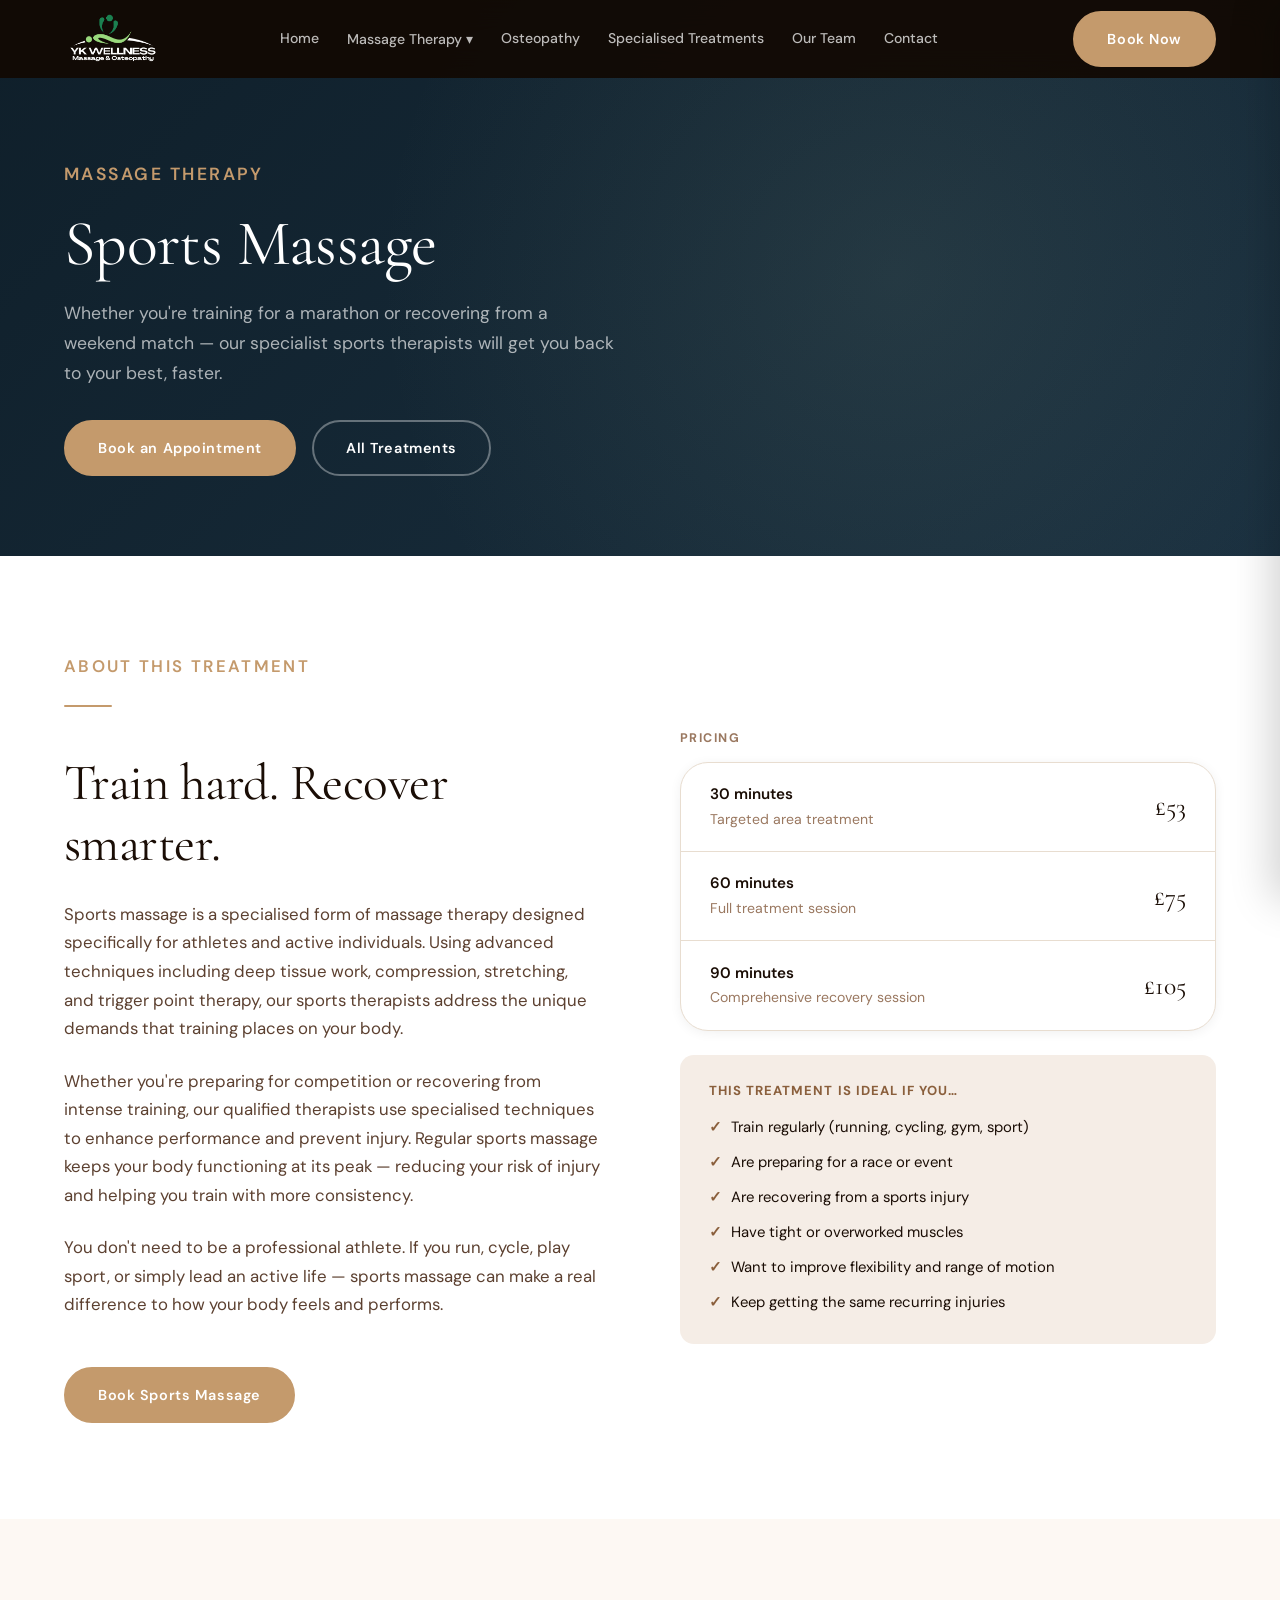
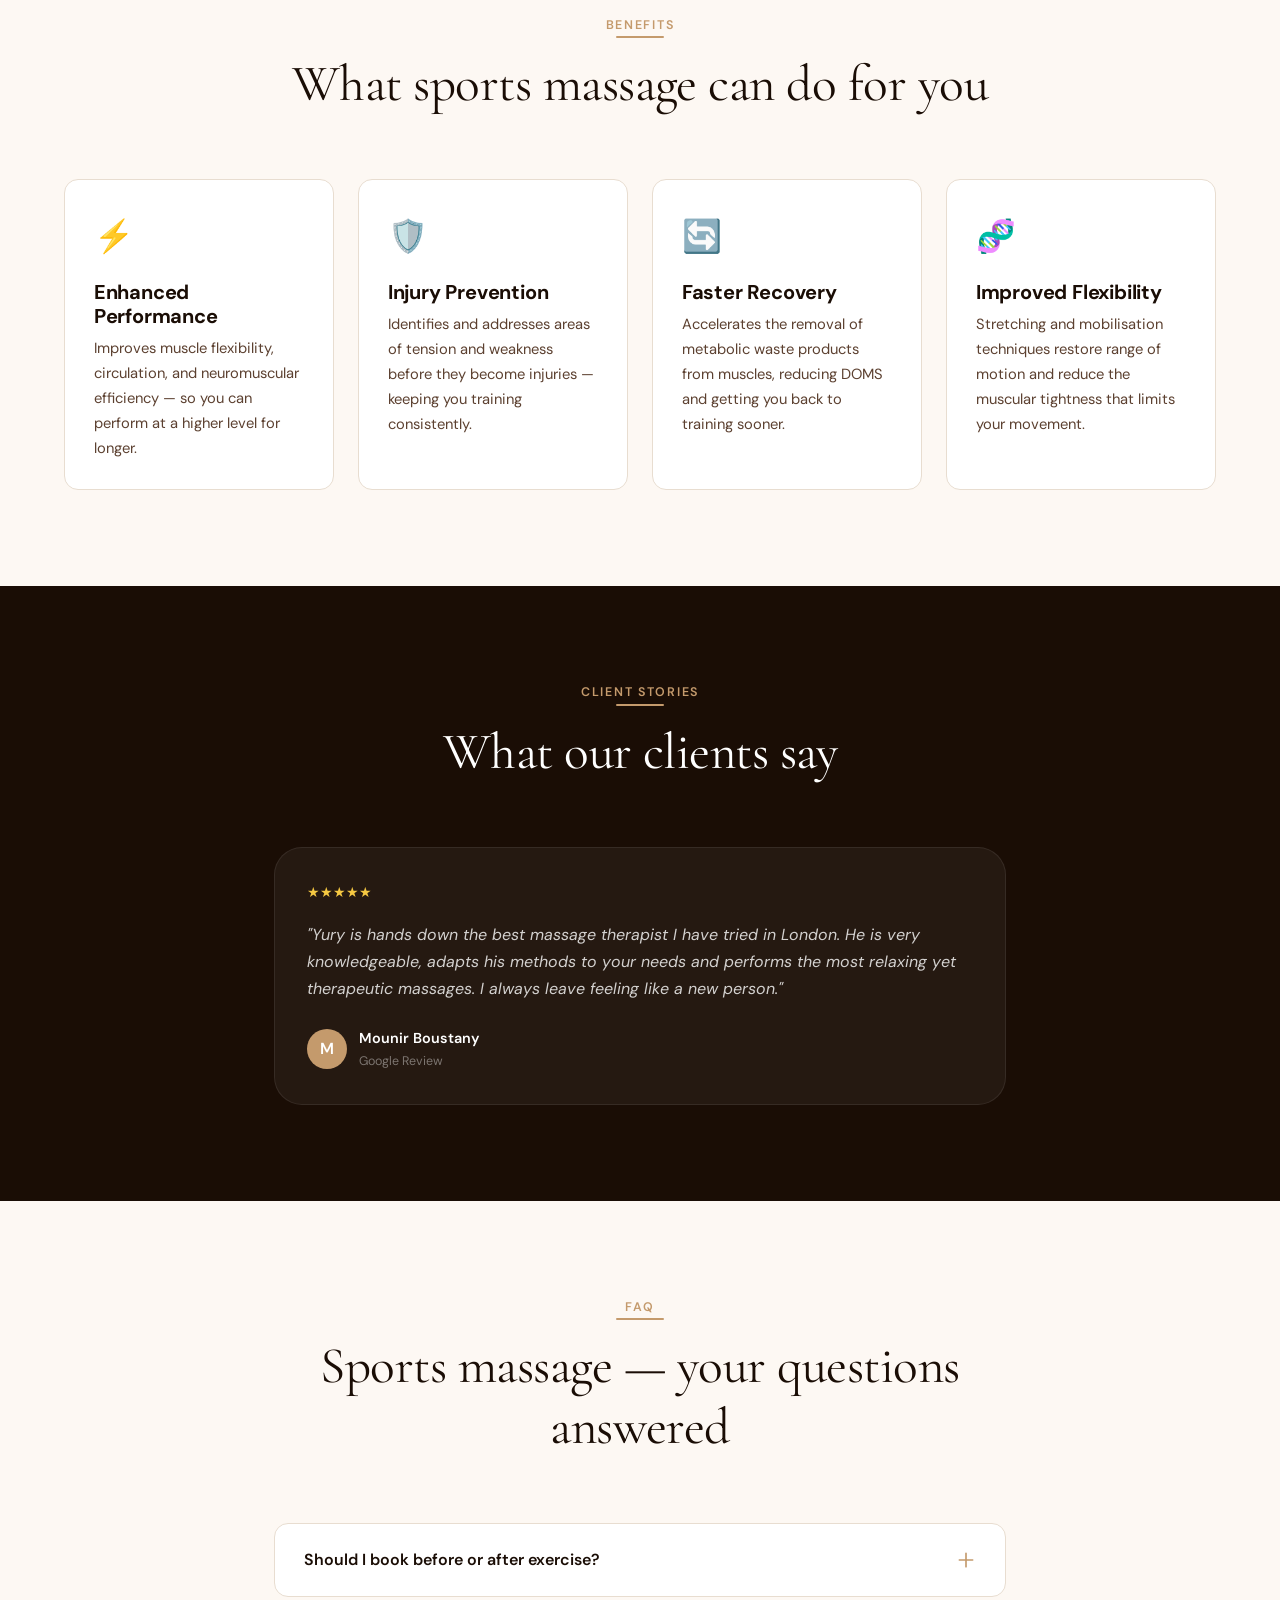
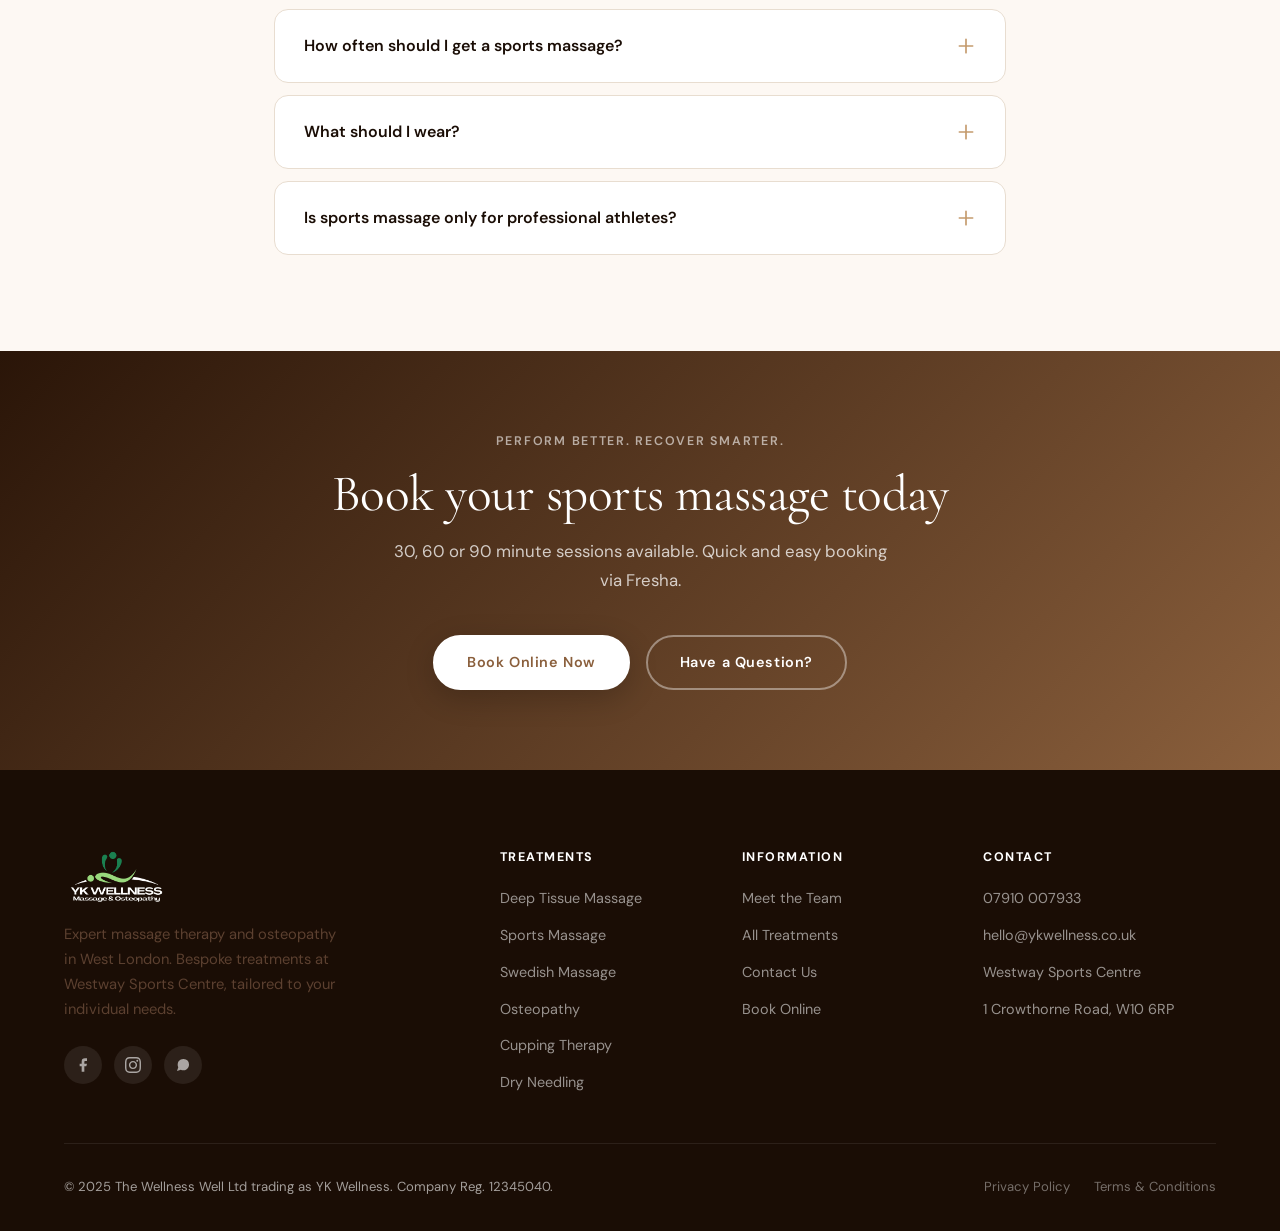
<file: sports-massage.html>
<!DOCTYPE html>
<html lang="en">
<head>
  <meta charset="UTF-8" />
  <meta name="viewport" content="width=device-width, initial-scale=1.0" />
  <title>Sports Massage | YK Wellness — West London</title>
  <meta name="description" content="Sports massage at Westway Sports Centre, West London. Improve performance, prevent injury and accelerate recovery. Book online today." />
  <link rel="preconnect" href="https://fonts.googleapis.com" />
  <link rel="preconnect" href="https://fonts.gstatic.com" crossorigin />
  <link href="https://fonts.googleapis.com/css2?family=Cormorant+Garamond:ital,wght@0,300;0,400;0,600;1,300;1,400&family=DM+Sans:wght@400;500;600;700&display=swap" rel="stylesheet" />
  <link rel="icon" href="LOGOYKW.png" type="image/png" />
  <link rel="stylesheet" href="style.css" />
  <!-- Open Graph / WhatsApp preview -->
  <meta property="og:type" content="website" />
  <meta property="og:url" content="https://saturnresults.github.io/sports-massage.html" />
  <meta property="og:title" content="Sports Massage | YK Wellness West London" />
  <meta property="og:description" content="Sports massage and remedial therapy in West London. Injury recovery, performance and prevention at Westway Sports Centre." />
  <meta property="og:image" content="https://saturnresults.github.io/Cover_IMAGE.jpg" />
  <meta property="og:image:width" content="1200" />
  <meta property="og:image:height" content="630" />
  <meta name="twitter:card" content="summary_large_image" />
  <meta name="twitter:image" content="https://saturnresults.github.io/Cover_IMAGE.jpg" />
</head>
<body>
<nav class="nav" id="nav">
  <div class="container">
    <div class="nav__inner">
      <a href="index.html" class="nav__logo"><img src="LOGOYKW.png" alt="YK Wellness" class="nav__logo-img"></a>
      <div class="nav__links">
        <a href="index.html">Home</a>
        <div class="nav__dropdown">
          <a href="massage-therapy.html" class="active">Massage Therapy ▾</a>
          <div class="nav__dropdown-menu">
            <a href="deep-tissue.html">Deep Tissue Massage</a>
            <a href="sports-massage.html">Sports Massage</a>
            <a href="swedish-massage.html">Swedish Massage</a>
            <a href="specialised-treatments.html">CBD Massage</a>
            <a href="specialised-treatments.html">Lymphatic Drainage</a>
          </div>
        </div>
        <a href="osteopathy.html">Osteopathy</a>
        <a href="specialised-treatments.html">Specialised Treatments</a>
        <a href="team.html">Our Team</a>
        <a href="contact.html">Contact</a>
      </div>
      <a href="https://www.fresha.com/a/yk-wellness-london-westway-sports-fitness-centre-uk-1-crowthorne-road-git4ohyh" target="_blank" class="btn btn-primary nav__cta">Book Now</a>
      <button class="nav__hamburger" id="hamburger"><span></span><span></span><span></span></button>
    </div>
  </div>
</nav>
<div class="nav__mobile-overlay" id="mobileOverlay"></div>
<div class="nav__mobile" id="mobileNav">
  <button class="nav__mobile-close" id="mobileClose" aria-label="Close menu">&times;</button>
  <a href="index.html">Home</a>
  <a href="massage-therapy.html">Massage Therapy</a>
  <div class="nav__mobile-sub">
    <a href="deep-tissue.html">— Deep Tissue</a>
    <a href="sports-massage.html">— Sports Massage</a>
    <a href="swedish-massage.html">— Swedish Massage</a>
  </div>
  <a href="osteopathy.html">Osteopathy</a>
  <a href="specialised-treatments.html">Specialised Treatments</a>
  <a href="team.html">Our Team</a>
  <a href="contact.html">Contact</a>
  <a href="https://www.fresha.com/a/yk-wellness-london-westway-sports-fitness-centre-uk-1-crowthorne-road-git4ohyh" target="_blank" class="btn btn-primary">Book Appointment</a>
</div>

<div class="page-hero" style="background:linear-gradient(135deg,#0f1f2a,#1a3040);">
  <div class="container page-hero__content">
    <p class="eyebrow">Massage Therapy</p>
    <h1>Sports Massage</h1>
    <p>Whether you're training for a marathon or recovering from a weekend match — our specialist sports therapists will get you back to your best, faster.</p>
    <div class="page-hero__actions">
      <a href="https://www.fresha.com/a/yk-wellness-london-westway-sports-fitness-centre-uk-1-crowthorne-road-git4ohyh" target="_blank" class="btn btn-primary">Book an Appointment</a>
      <a href="massage-therapy.html" class="btn btn-outline" style="color:#fff;border-color:rgba(255,255,255,0.35);">All Treatments</a>
    </div>
  </div>
</div>

<section class="bg-white">
  <div class="container">
    <div class="intro-split">
      <div class="intro-split__text fade-up">
        <p class="eyebrow">About This Treatment</p>
        <div class="divider"></div>
        <h2>Train hard. Recover smarter.</h2>
        <p>Sports massage is a specialised form of massage therapy designed specifically for athletes and active individuals. Using advanced techniques including deep tissue work, compression, stretching, and trigger point therapy, our sports therapists address the unique demands that training places on your body.</p>
        <p>Whether you're preparing for competition or recovering from intense training, our qualified therapists use specialised techniques to enhance performance and prevent injury. Regular sports massage keeps your body functioning at its peak — reducing your risk of injury and helping you train with more consistency.</p>
        <p>You don't need to be a professional athlete. If you run, cycle, play sport, or simply lead an active life — sports massage can make a real difference to how your body feels and performs.</p>
        <div style="margin-top:1.5rem;">
          <a href="https://www.fresha.com/a/yk-wellness-london-westway-sports-fitness-centre-uk-1-crowthorne-road-git4ohyh" target="_blank" class="btn btn-primary">Book Sports Massage</a>
        </div>
      </div>
      <div style="display:flex;flex-direction:column;gap:1.5rem;" class="fade-up">
        <div>
          <h4 style="font-family:var(--font-sans);font-size:0.78rem;font-weight:700;letter-spacing:0.12em;text-transform:uppercase;color:var(--light);margin-bottom:1rem;">Pricing</h4>
          <div class="price-table">
            <div class="price-row">
              <div><div class="price-row__duration">30 minutes</div><div class="price-row__desc">Targeted area treatment</div></div>
              <div class="price-row__amount">£53</div>
            </div>
            <div class="price-row">
              <div><div class="price-row__duration">60 minutes</div><div class="price-row__desc">Full treatment session</div></div>
              <div class="price-row__amount">£75</div>
            </div>
            <div class="price-row">
              <div><div class="price-row__duration">90 minutes</div><div class="price-row__desc">Comprehensive recovery session</div></div>
              <div class="price-row__amount">£105</div>
            </div>
          </div>
        </div>
        <div style="background:var(--sage-light);border-radius:var(--radius-md);padding:1.8rem;">
          <h4 style="font-family:var(--font-sans);font-size:0.82rem;font-weight:700;letter-spacing:0.08em;text-transform:uppercase;color:var(--sage-dark);margin-bottom:1rem;">This treatment is ideal if you…</h4>
          <ul style="display:flex;flex-direction:column;gap:0.6rem;">
            <li style="display:flex;gap:0.6rem;font-size:0.93rem;color:var(--charcoal);"><span style="color:var(--sage-dark);font-weight:700;">✓</span> Train regularly (running, cycling, gym, sport)</li>
            <li style="display:flex;gap:0.6rem;font-size:0.93rem;color:var(--charcoal);"><span style="color:var(--sage-dark);font-weight:700;">✓</span> Are preparing for a race or event</li>
            <li style="display:flex;gap:0.6rem;font-size:0.93rem;color:var(--charcoal);"><span style="color:var(--sage-dark);font-weight:700;">✓</span> Are recovering from a sports injury</li>
            <li style="display:flex;gap:0.6rem;font-size:0.93rem;color:var(--charcoal);"><span style="color:var(--sage-dark);font-weight:700;">✓</span> Have tight or overworked muscles</li>
            <li style="display:flex;gap:0.6rem;font-size:0.93rem;color:var(--charcoal);"><span style="color:var(--sage-dark);font-weight:700;">✓</span> Want to improve flexibility and range of motion</li>
            <li style="display:flex;gap:0.6rem;font-size:0.93rem;color:var(--charcoal);"><span style="color:var(--sage-dark);font-weight:700;">✓</span> Keep getting the same recurring injuries</li>
          </ul>
        </div>
      </div>
    </div>
  </div>
</section>

<section class="bg-ivory">
  <div class="container">
    <div class="section-header section-header--center fade-up">
      <p class="eyebrow">Benefits</p>
      <div class="divider divider--center"></div>
      <h2>What sports massage can do for you</h2>
    </div>
    <div style="display:grid;grid-template-columns:repeat(auto-fit,minmax(240px,1fr));gap:1.5rem;" class="fade-up">
      <div style="background:var(--white);border:1px solid var(--sand);border-radius:var(--radius-md);padding:1.8rem;">
        <div style="font-size:2rem;margin-bottom:1rem;">⚡</div>
        <h4 style="font-family:var(--font-sans);font-weight:700;margin-bottom:0.5rem;">Enhanced Performance</h4>
        <p style="font-size:0.92rem;">Improves muscle flexibility, circulation, and neuromuscular efficiency — so you can perform at a higher level for longer.</p>
      </div>
      <div style="background:var(--white);border:1px solid var(--sand);border-radius:var(--radius-md);padding:1.8rem;">
        <div style="font-size:2rem;margin-bottom:1rem;">🛡️</div>
        <h4 style="font-family:var(--font-sans);font-weight:700;margin-bottom:0.5rem;">Injury Prevention</h4>
        <p style="font-size:0.92rem;">Identifies and addresses areas of tension and weakness before they become injuries — keeping you training consistently.</p>
      </div>
      <div style="background:var(--white);border:1px solid var(--sand);border-radius:var(--radius-md);padding:1.8rem;">
        <div style="font-size:2rem;margin-bottom:1rem;">🔄</div>
        <h4 style="font-family:var(--font-sans);font-weight:700;margin-bottom:0.5rem;">Faster Recovery</h4>
        <p style="font-size:0.92rem;">Accelerates the removal of metabolic waste products from muscles, reducing DOMS and getting you back to training sooner.</p>
      </div>
      <div style="background:var(--white);border:1px solid var(--sand);border-radius:var(--radius-md);padding:1.8rem;">
        <div style="font-size:2rem;margin-bottom:1rem;">🧬</div>
        <h4 style="font-family:var(--font-sans);font-weight:700;margin-bottom:0.5rem;">Improved Flexibility</h4>
        <p style="font-size:0.92rem;">Stretching and mobilisation techniques restore range of motion and reduce the muscular tightness that limits your movement.</p>
      </div>
    </div>
  </div>
</section>

<section class="testimonials">
  <div class="container--narrow">
    <div class="section-header section-header--center fade-up">
      <p class="eyebrow">Client Stories</p>
      <div class="divider divider--center" style="background:var(--sage)"></div>
      <h2>What our clients say</h2>
    </div>
    <div class="testimonials-grid fade-up" style="grid-template-columns:1fr;">
      <div class="testimonial-card">
        <div class="testimonial-card__stars">★★★★★</div>
        <p class="testimonial-card__quote">"Yury is hands down the best massage therapist I have tried in London. He is very knowledgeable, adapts his methods to your needs and performs the most relaxing yet therapeutic massages. I always leave feeling like a new person."</p>
        <div class="testimonial-card__author">
          <div class="testimonial-card__avatar">M</div>
          <div><div class="testimonial-card__name">Mounir Boustany</div><div class="testimonial-card__via">Google Review</div></div>
        </div>
      </div>
    </div>
  </div>
</section>

<section class="bg-ivory">
  <div class="container--narrow">
    <div class="section-header section-header--center fade-up">
      <p class="eyebrow">FAQ</p>
      <div class="divider divider--center"></div>
      <h2>Sports massage — your questions answered</h2>
    </div>
    <div class="faq-list fade-up">
      <div class="faq-item">
        <div class="faq-question">Should I book before or after exercise?
          <svg width="20" height="20" fill="none" viewBox="0 0 24 24" stroke="currentColor" stroke-width="2"><path stroke-linecap="round" stroke-linejoin="round" d="M12 4v16m8-8H4"/></svg>
        </div>
        <div class="faq-answer"><p>Both have merit. Pre-event massage (typically lighter and shorter) prepares muscles and improves circulation before activity. Post-event massage aids recovery and reduces soreness. For regular maintenance, we'd recommend 48–72 hours after intense training so your body has begun its natural recovery process.</p></div>
      </div>
      <div class="faq-item">
        <div class="faq-question">How often should I get a sports massage?
          <svg width="20" height="20" fill="none" viewBox="0 0 24 24" stroke="currentColor" stroke-width="2"><path stroke-linecap="round" stroke-linejoin="round" d="M12 4v16m8-8H4"/></svg>
        </div>
        <div class="faq-answer"><p>For regular training, monthly sessions are a good baseline. During heavy training blocks or race preparation, fortnightly or even weekly sessions can be beneficial. Your therapist will advise you on the right frequency for your training load and goals.</p></div>
      </div>
      <div class="faq-item">
        <div class="faq-question">What should I wear?
          <svg width="20" height="20" fill="none" viewBox="0 0 24 24" stroke="currentColor" stroke-width="2"><path stroke-linecap="round" stroke-linejoin="round" d="M12 4v16m8-8H4"/></svg>
        </div>
        <div class="faq-answer"><p>Sports shorts are ideal for lower body work. For upper body treatment, you'll be undraped in the areas being treated. Our therapists are fully professional and trained in client comfort and dignity throughout.</p></div>
      </div>
      <div class="faq-item">
        <div class="faq-question">Is sports massage only for professional athletes?
          <svg width="20" height="20" fill="none" viewBox="0 0 24 24" stroke="currentColor" stroke-width="2"><path stroke-linecap="round" stroke-linejoin="round" d="M12 4v16m8-8H4"/></svg>
        </div>
        <div class="faq-answer"><p>Not at all. Sports massage is for anyone who is physically active — runners, cyclists, gym-goers, weekend footballers, yoga practitioners, and more. If your body is working hard, it deserves proper care.</p></div>
      </div>
    </div>
  </div>
</section>

<div class="cta-band">
  <div class="container">
    <p class="eyebrow" style="color:rgba(255,255,255,0.6);margin-bottom:0.75rem;">Perform better. Recover smarter.</p>
    <h2>Book your sports massage today</h2>
    <p>30, 60 or 90 minute sessions available. Quick and easy booking via Fresha.</p>
    <div style="display:flex;gap:1rem;justify-content:center;flex-wrap:wrap;">
      <a href="https://www.fresha.com/a/yk-wellness-london-westway-sports-fitness-centre-uk-1-crowthorne-road-git4ohyh" target="_blank" class="btn btn-white">Book Online Now</a>
      <a href="contact.html" class="btn btn-outline" style="color:#fff;border-color:rgba(255,255,255,0.4);">Have a Question?</a>
    </div>
  </div>
</div>

<footer>
  <div class="container">
    <div class="footer-grid">
      <div class="footer-brand">
        <a href="index.html" class="footer-logo"><img src="LOGOYKW.png" alt="YK Wellness" style="height:56px;width:auto;"></a>
        <p>Expert massage therapy and osteopathy in West London. Bespoke treatments at Westway Sports Centre, tailored to your individual needs.</p>
        <div class="footer-social">
          <a href="#" class="social-btn" aria-label="Facebook">
            <svg viewBox="0 0 24 24"><path d="M18 2h-3a5 5 0 0 0-5 5v3H7v4h3v8h4v-8h3l1-4h-4V7a1 1 0 0 1 1-1h3z"/></svg>
          </a>
          <a href="https://www.instagram.com/ykwellness/" target="_blank" class="social-btn" aria-label="Instagram">
            <svg viewBox="0 0 24 24" fill="currentColor"><path d="M12 2.163c3.204 0 3.584.012 4.85.07 3.252.148 4.771 1.691 4.919 4.919.058 1.265.069 1.645.069 4.849 0 3.205-.012 3.584-.069 4.849-.149 3.225-1.664 4.771-4.919 4.919-1.266.058-1.644.07-4.85.07-3.204 0-3.584-.012-4.849-.07-3.26-.149-4.771-1.699-4.919-4.92-.058-1.265-.07-1.644-.07-4.849 0-3.204.013-3.583.07-4.849.149-3.227 1.664-4.771 4.919-4.919 1.266-.057 1.645-.069 4.849-.069zm0-2.163c-3.259 0-3.667.014-4.947.072-4.358.2-6.78 2.618-6.98 6.98-.059 1.281-.073 1.689-.073 4.948 0 3.259.014 3.668.072 4.948.2 4.358 2.618 6.78 6.98 6.98 1.281.058 1.689.072 4.948.072 3.259 0 3.668-.014 4.948-.072 4.354-.2 6.782-2.618 6.979-6.98.059-1.28.073-1.689.073-4.948 0-3.259-.014-3.667-.072-4.947-.196-4.354-2.617-6.78-6.979-6.98-1.281-.059-1.69-.073-4.949-.073zm0 5.838c-3.403 0-6.162 2.759-6.162 6.162s2.759 6.163 6.162 6.163 6.162-2.759 6.162-6.163c0-3.403-2.759-6.162-6.162-6.162zm0 10.162c-2.209 0-4-1.79-4-4 0-2.209 1.791-4 4-4s4 1.791 4 4c0 2.21-1.791 4-4 4zm6.406-11.845c-.796 0-1.441.645-1.441 1.44s.645 1.44 1.441 1.44c.795 0 1.439-.645 1.439-1.44s-.644-1.44-1.439-1.44z"/></svg>
          </a>
          <a href="https://api.whatsapp.com/send/?phone=%2B447910007933&text&type=phone_number&app_absent=0" class="social-btn" aria-label="WhatsApp">
            <svg viewBox="0 0 24 24"><path d="M21 11.5a8.38 8.38 0 0 1-.9 3.8 8.5 8.5 0 0 1-7.6 4.7 8.38 8.38 0 0 1-3.8-.9L3 21l1.9-5.7a8.38 8.38 0 0 1-.9-3.8 8.5 8.5 0 0 1 4.7-7.6 8.38 8.38 0 0 1 3.8-.9h.5a8.48 8.48 0 0 1 8 8v.5z"/></svg>
          </a>
        </div>
      </div>
      <div class="footer-col">
        <h5>Treatments</h5>
        <ul>
          <li><a href="deep-tissue.html">Deep Tissue Massage</a></li>
          <li><a href="sports-massage.html">Sports Massage</a></li>
          <li><a href="swedish-massage.html">Swedish Massage</a></li>
          <li><a href="osteopathy.html">Osteopathy</a></li>
          <li><a href="specialised-treatments.html">Cupping Therapy</a></li>
          <li><a href="specialised-treatments.html">Dry Needling</a></li>
        </ul>
      </div>
      <div class="footer-col">
        <h5>Information</h5>
        <ul>
          <li><a href="team.html">Meet the Team</a></li>
          <li><a href="massage-therapy.html">All Treatments</a></li>
          <li><a href="contact.html">Contact Us</a></li>
          <li><a href="https://www.fresha.com/a/yk-wellness-london-westway-sports-fitness-centre-uk-1-crowthorne-road-git4ohyh" target="_blank">Book Online</a></li>
        </ul>
      </div>
      <div class="footer-col">
        <h5>Contact</h5>
        <ul>
          <li><a href="tel:07910007933">07910 007933</a></li>
          <li><a href="mailto:hello@ykwellness.co.uk">hello@ykwellness.co.uk</a></li>
          <li><a href="#">Westway Sports Centre</a></li>
          <li><a href="#">1 Crowthorne Road, W10 6RP</a></li>
        </ul>
      </div>
    </div>
    <div class="footer-bottom">
      <span>&copy; 2025 The Wellness Well Ltd trading as YK Wellness. Company Reg. 12345040.</span>
      <div style="display:flex;gap:1.5rem;">
        <a href="#">Privacy Policy</a>
        <a href="#">Terms &amp; Conditions</a>
      </div>
    </div>
  </div>
</footer>
<script src="main.js"></script>
</body>
</html>
</file>
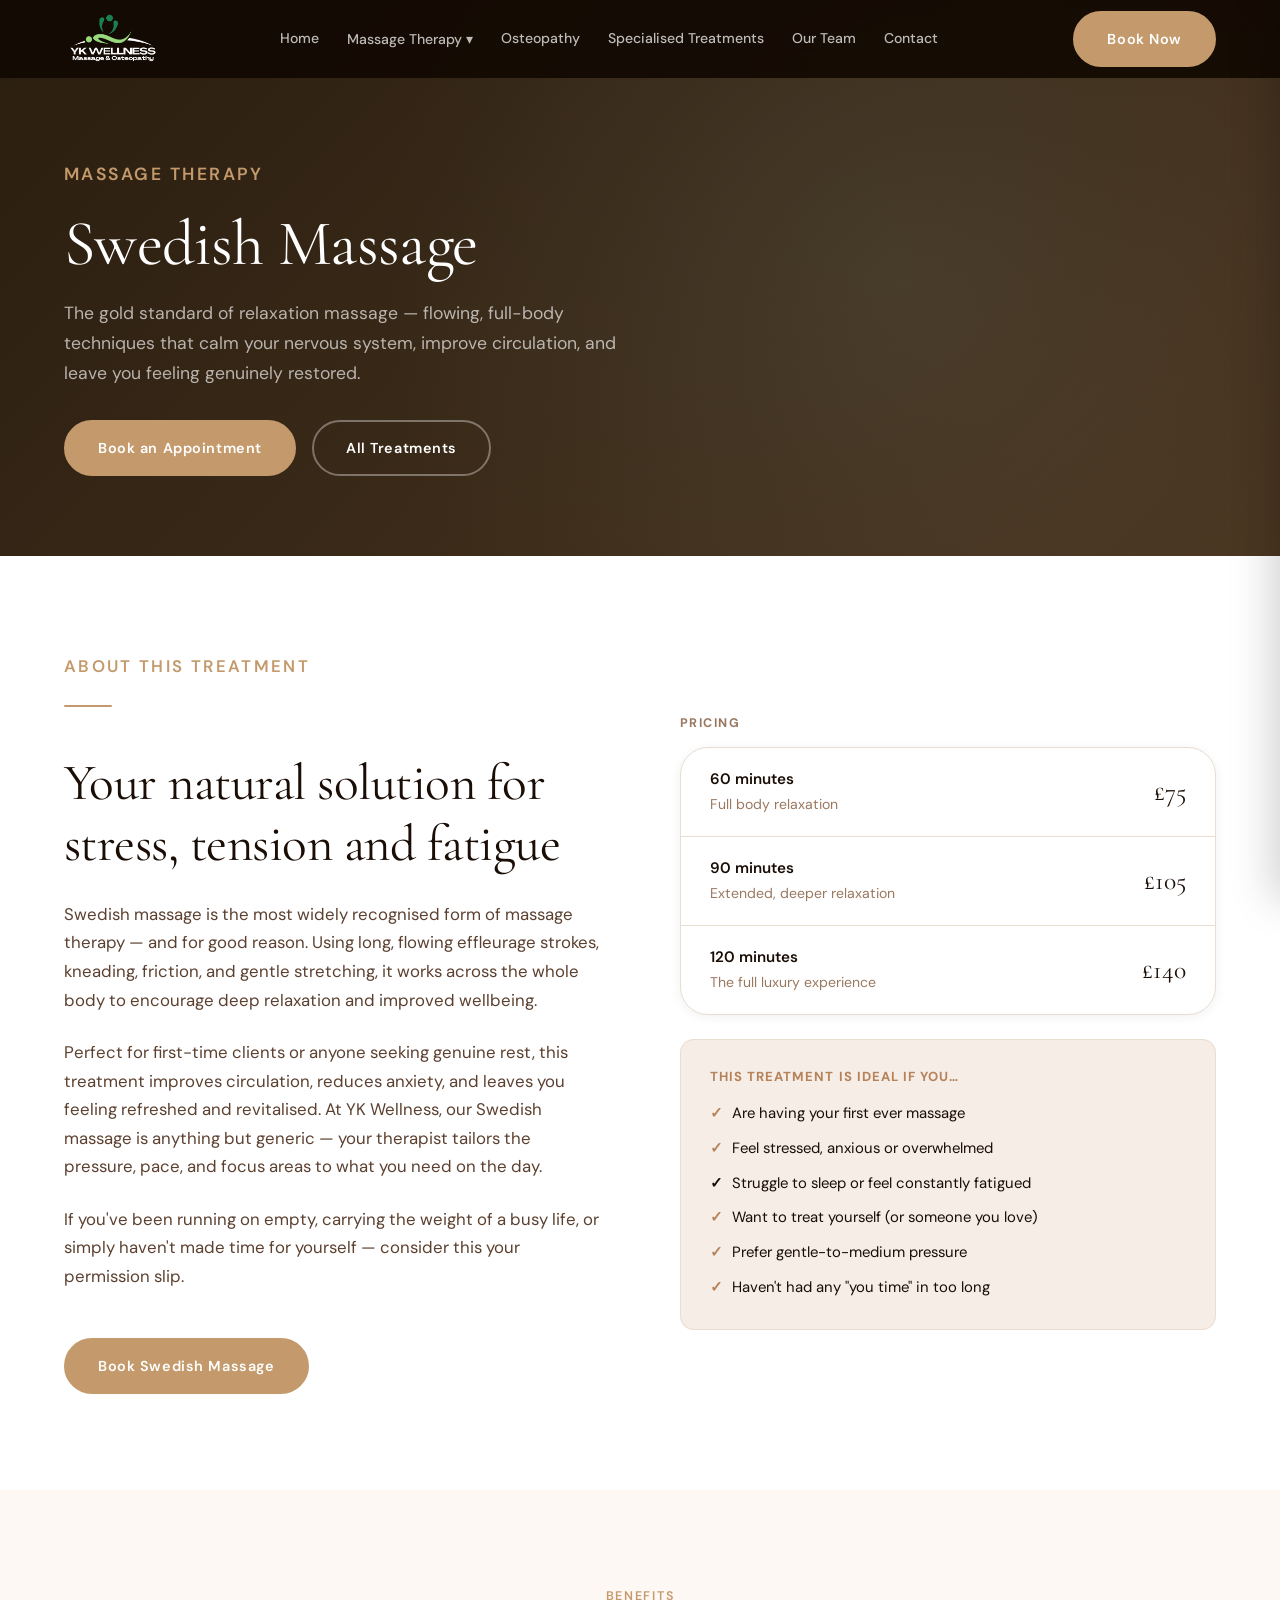
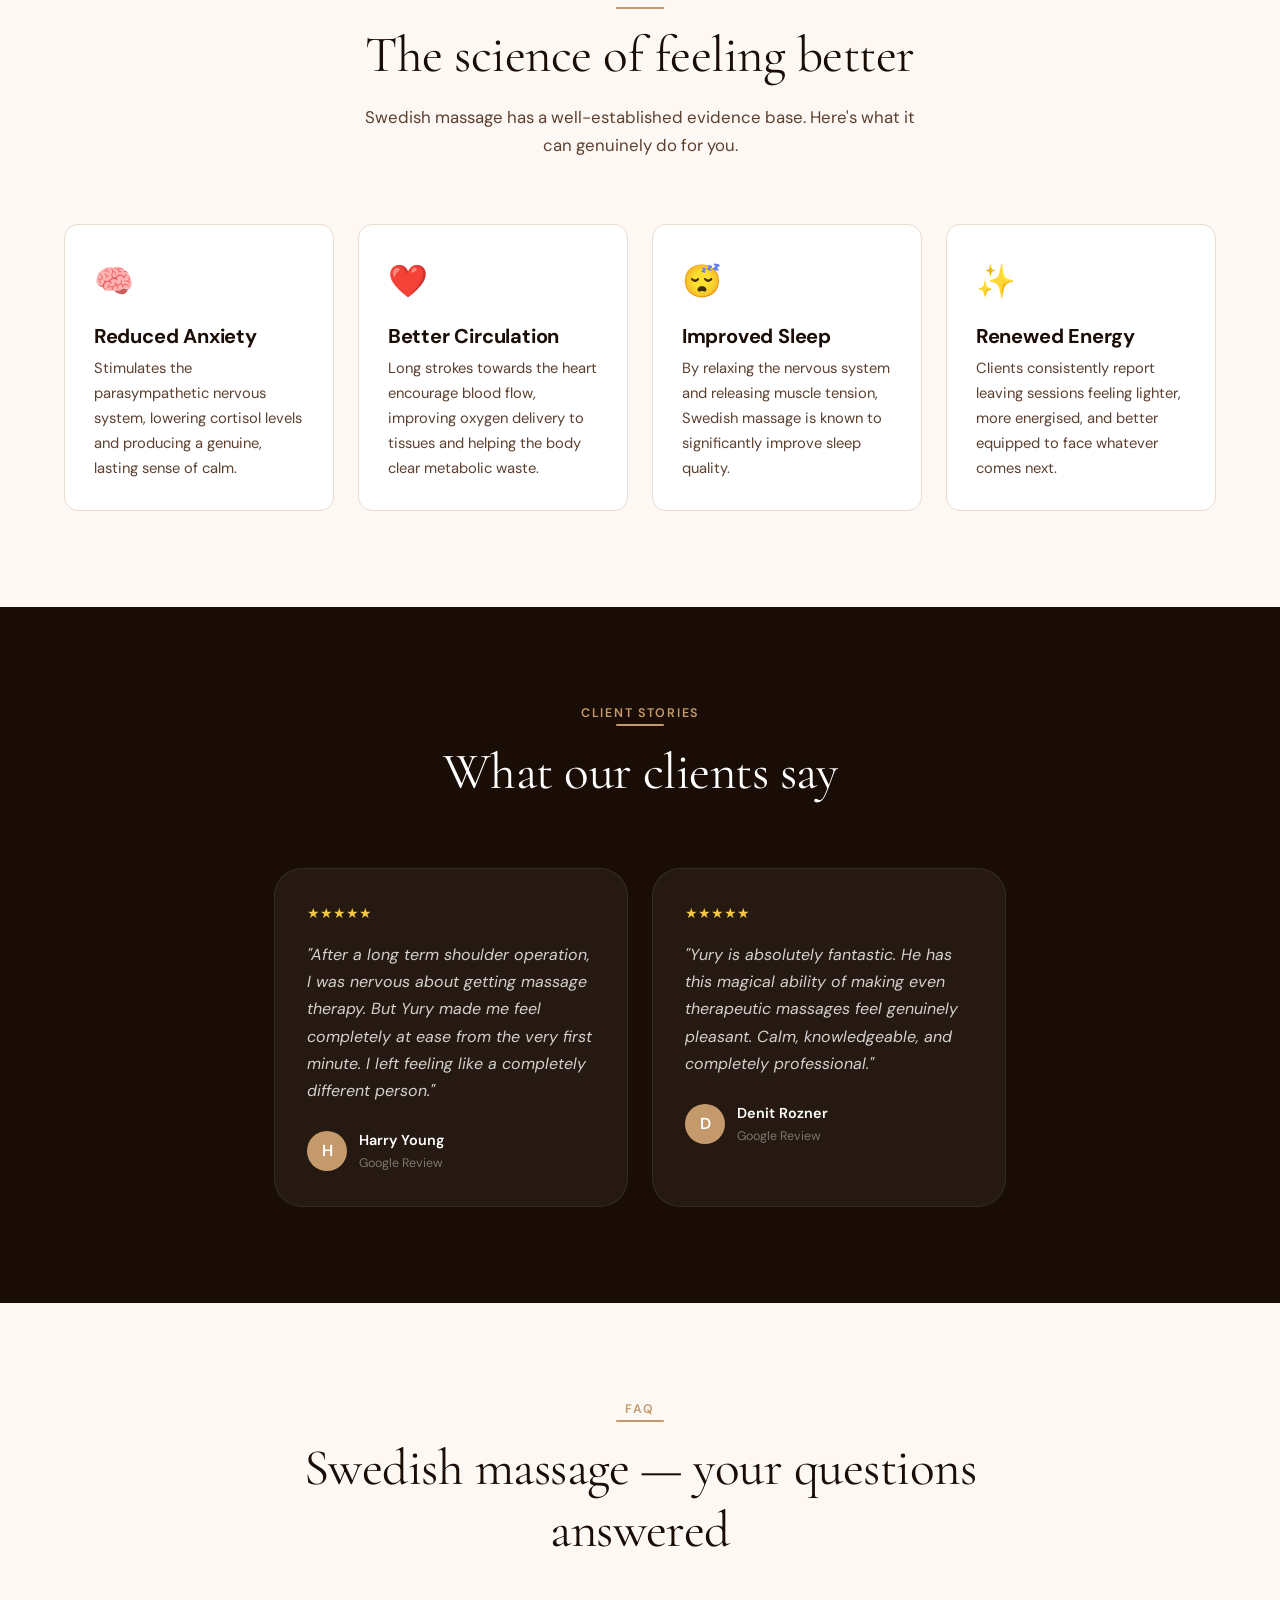
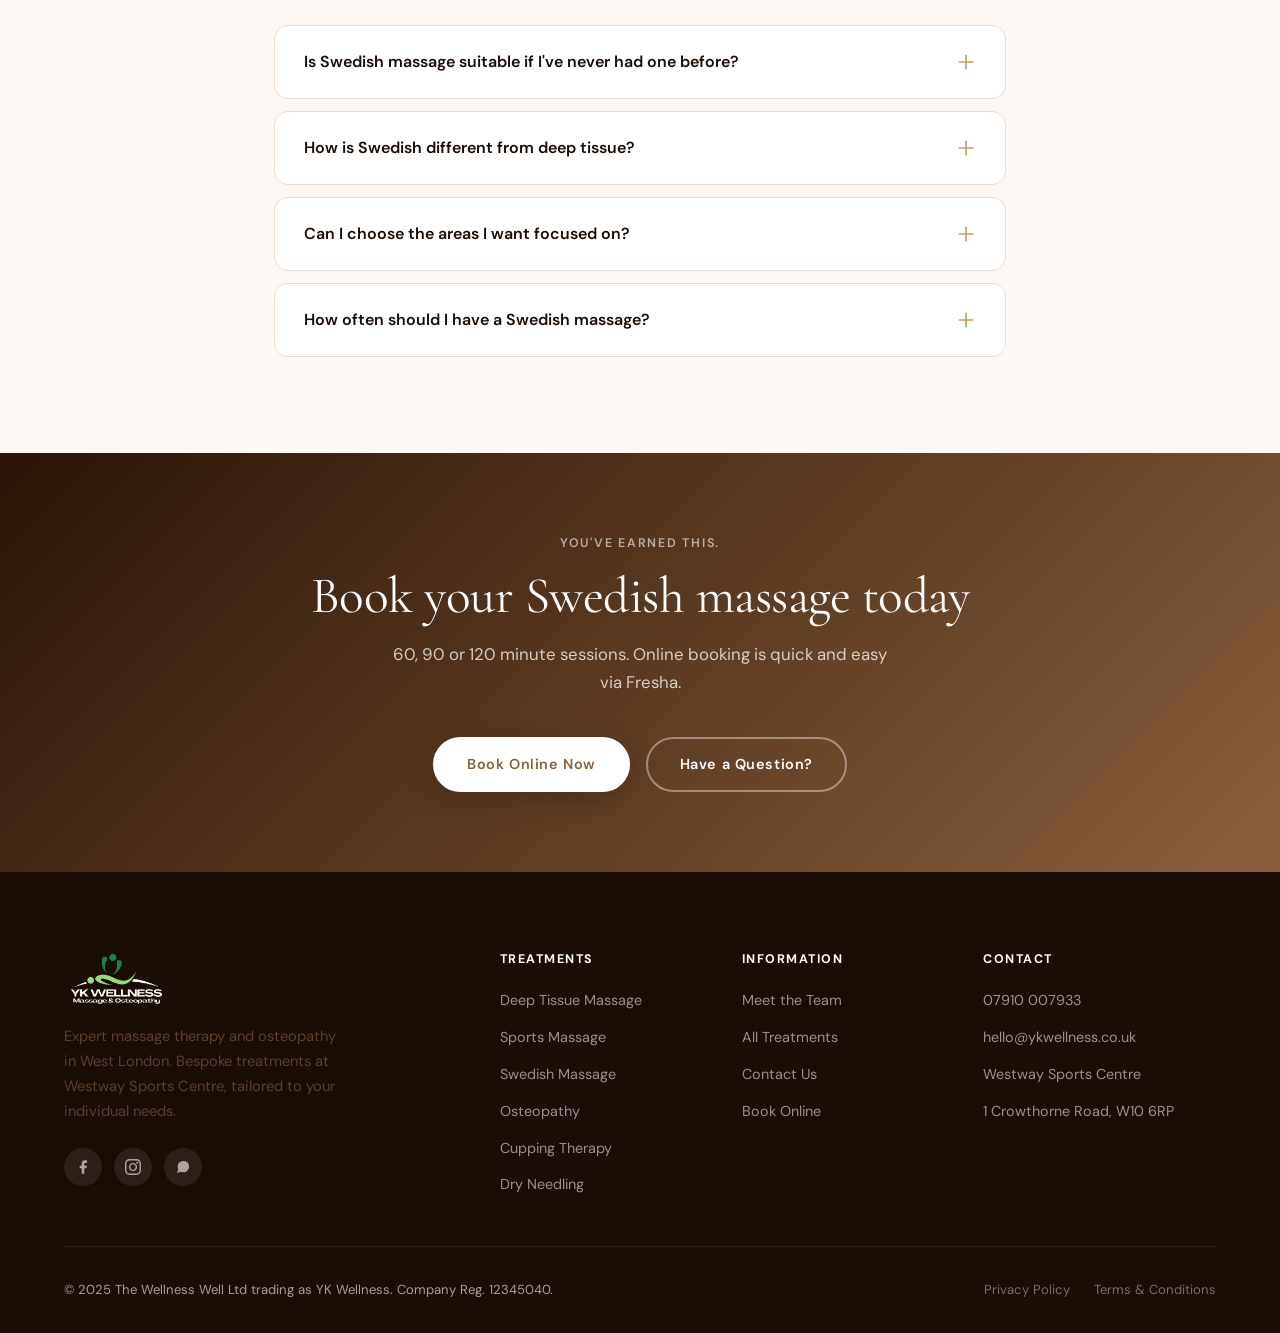
<file: swedish-massage.html>
<!DOCTYPE html>
<html lang="en">
<head>
  <meta charset="UTF-8" />
  <meta name="viewport" content="width=device-width, initial-scale=1.0" />
  <title>Swedish Massage | YK Wellness — West London</title>
  <meta name="description" content="Swedish massage at Westway Sports Centre, West London. Reduce stress, improve circulation and feel genuinely refreshed. Book online today." />
  <link rel="preconnect" href="https://fonts.googleapis.com" />
  <link rel="preconnect" href="https://fonts.gstatic.com" crossorigin />
  <link href="https://fonts.googleapis.com/css2?family=Cormorant+Garamond:ital,wght@0,300;0,400;0,600;1,300;1,400&family=DM+Sans:wght@400;500;600;700&display=swap" rel="stylesheet" />
  <link rel="icon" href="LOGOYKW.png" type="image/png" />
  <link rel="stylesheet" href="style.css" />
  <!-- Open Graph / WhatsApp preview -->
  <meta property="og:type" content="website" />
  <meta property="og:url" content="https://saturnresults.github.io/swedish-massage.html" />
  <meta property="og:title" content="Swedish Massage | YK Wellness West London" />
  <meta property="og:description" content="Relaxing Swedish massage in West London. Full-body stress relief and improved circulation at Westway Sports Centre." />
  <meta property="og:image" content="https://saturnresults.github.io/Cover_IMAGE.jpg" />
  <meta property="og:image:width" content="1200" />
  <meta property="og:image:height" content="630" />
  <meta name="twitter:card" content="summary_large_image" />
  <meta name="twitter:image" content="https://saturnresults.github.io/Cover_IMAGE.jpg" />
</head>
<body>
<nav class="nav" id="nav">
  <div class="container">
    <div class="nav__inner">
      <a href="index.html" class="nav__logo"><img src="LOGOYKW.png" alt="YK Wellness" class="nav__logo-img"></a>
      <div class="nav__links">
        <a href="index.html">Home</a>
        <div class="nav__dropdown">
          <a href="massage-therapy.html" class="active">Massage Therapy ▾</a>
          <div class="nav__dropdown-menu">
            <a href="deep-tissue.html">Deep Tissue Massage</a>
            <a href="sports-massage.html">Sports Massage</a>
            <a href="swedish-massage.html">Swedish Massage</a>
            <a href="specialised-treatments.html">CBD Massage</a>
            <a href="specialised-treatments.html">Lymphatic Drainage</a>
          </div>
        </div>
        <a href="osteopathy.html">Osteopathy</a>
        <a href="specialised-treatments.html">Specialised Treatments</a>
        <a href="team.html">Our Team</a>
        <a href="contact.html">Contact</a>
      </div>
      <a href="https://www.fresha.com/a/yk-wellness-london-westway-sports-fitness-centre-uk-1-crowthorne-road-git4ohyh" target="_blank" class="btn btn-primary nav__cta">Book Now</a>
      <button class="nav__hamburger" id="hamburger"><span></span><span></span><span></span></button>
    </div>
  </div>
</nav>
<div class="nav__mobile-overlay" id="mobileOverlay"></div>
<div class="nav__mobile" id="mobileNav">
  <button class="nav__mobile-close" id="mobileClose" aria-label="Close menu">&times;</button>
  <a href="index.html">Home</a>
  <a href="massage-therapy.html">Massage Therapy</a>
  <div class="nav__mobile-sub">
    <a href="deep-tissue.html">— Deep Tissue</a>
    <a href="sports-massage.html">— Sports Massage</a>
    <a href="swedish-massage.html">— Swedish Massage</a>
  </div>
  <a href="osteopathy.html">Osteopathy</a>
  <a href="specialised-treatments.html">Specialised Treatments</a>
  <a href="team.html">Our Team</a>
  <a href="contact.html">Contact</a>
  <a href="https://www.fresha.com/a/yk-wellness-london-westway-sports-fitness-centre-uk-1-crowthorne-road-git4ohyh" target="_blank" class="btn btn-primary">Book Appointment</a>
</div>

<div class="page-hero" style="background:linear-gradient(135deg,#2a1e10,#4a3520);">
  <div class="container page-hero__content">
    <p class="eyebrow">Massage Therapy</p>
    <h1>Swedish Massage</h1>
    <p>The gold standard of relaxation massage — flowing, full-body techniques that calm your nervous system, improve circulation, and leave you feeling genuinely restored.</p>
    <div class="page-hero__actions">
      <a href="https://www.fresha.com/a/yk-wellness-london-westway-sports-fitness-centre-uk-1-crowthorne-road-git4ohyh" target="_blank" class="btn btn-primary">Book an Appointment</a>
      <a href="massage-therapy.html" class="btn btn-outline" style="color:#fff;border-color:rgba(255,255,255,0.35);">All Treatments</a>
    </div>
  </div>
</div>

<section class="bg-white">
  <div class="container">
    <div class="intro-split">
      <div class="intro-split__text fade-up">
        <p class="eyebrow">About This Treatment</p>
        <div class="divider"></div>
        <h2>Your natural solution for stress, tension and fatigue</h2>
        <p>Swedish massage is the most widely recognised form of massage therapy — and for good reason. Using long, flowing effleurage strokes, kneading, friction, and gentle stretching, it works across the whole body to encourage deep relaxation and improved wellbeing.</p>
        <p>Perfect for first-time clients or anyone seeking genuine rest, this treatment improves circulation, reduces anxiety, and leaves you feeling refreshed and revitalised. At YK Wellness, our Swedish massage is anything but generic — your therapist tailors the pressure, pace, and focus areas to what you need on the day.</p>
        <p>If you've been running on empty, carrying the weight of a busy life, or simply haven't made time for yourself — consider this your permission slip.</p>
        <div style="margin-top:1.5rem;">
          <a href="https://www.fresha.com/a/yk-wellness-london-westway-sports-fitness-centre-uk-1-crowthorne-road-git4ohyh" target="_blank" class="btn btn-primary">Book Swedish Massage</a>
        </div>
      </div>
      <div style="display:flex;flex-direction:column;gap:1.5rem;" class="fade-up">
        <div>
          <h4 style="font-family:var(--font-sans);font-size:0.78rem;font-weight:700;letter-spacing:0.12em;text-transform:uppercase;color:var(--light);margin-bottom:1rem;">Pricing</h4>
          <div class="price-table">
            <div class="price-row">
              <div><div class="price-row__duration">60 minutes</div><div class="price-row__desc">Full body relaxation</div></div>
              <div class="price-row__amount">£75</div>
            </div>
            <div class="price-row">
              <div><div class="price-row__duration">90 minutes</div><div class="price-row__desc">Extended, deeper relaxation</div></div>
              <div class="price-row__amount">£105</div>
            </div>
            <div class="price-row">
              <div><div class="price-row__duration">120 minutes</div><div class="price-row__desc">The full luxury experience</div></div>
              <div class="price-row__amount">£140</div>
            </div>
          </div>
        </div>
        <div style="background:var(--accent-lt);border-radius:var(--radius-md);padding:1.8rem;border:1px solid rgba(181,130,90,0.15);">
          <h4 style="font-family:var(--font-sans);font-size:0.82rem;font-weight:700;letter-spacing:0.08em;text-transform:uppercase;color:var(--accent);margin-bottom:1rem;">This treatment is ideal if you…</h4>
          <ul style="display:flex;flex-direction:column;gap:0.6rem;">
            <li style="display:flex;gap:0.6rem;font-size:0.93rem;color:var(--charcoal);"><span style="color:var(--accent);font-weight:700;">✓</span> Are having your first ever massage</li>
            <li style="display:flex;gap:0.6rem;font-size:0.93rem;color:var(--charcoal);"><span style="color:var(--accent);font-weight:700;">✓</span> Feel stressed, anxious or overwhelmed</li>
            <li style="display:flex;gap:0.6rem;font-size:0.93rem;color:var(--charcoal);"><span style="color:var(--charcoal);font-weight:700;">✓</span> Struggle to sleep or feel constantly fatigued</li>
            <li style="display:flex;gap:0.6rem;font-size:0.93rem;color:var(--charcoal);"><span style="color:var(--accent);font-weight:700;">✓</span> Want to treat yourself (or someone you love)</li>
            <li style="display:flex;gap:0.6rem;font-size:0.93rem;color:var(--charcoal);"><span style="color:var(--accent);font-weight:700;">✓</span> Prefer gentle-to-medium pressure</li>
            <li style="display:flex;gap:0.6rem;font-size:0.93rem;color:var(--charcoal);"><span style="color:var(--accent);font-weight:700;">✓</span> Haven't had any "you time" in too long</li>
          </ul>
        </div>
      </div>
    </div>
  </div>
</section>

<section class="bg-ivory">
  <div class="container">
    <div class="section-header section-header--center fade-up">
      <p class="eyebrow">Benefits</p>
      <div class="divider divider--center"></div>
      <h2>The science of feeling better</h2>
      <p>Swedish massage has a well-established evidence base. Here's what it can genuinely do for you.</p>
    </div>
    <div style="display:grid;grid-template-columns:repeat(auto-fit,minmax(240px,1fr));gap:1.5rem;" class="fade-up">
      <div style="background:var(--white);border:1px solid var(--sand);border-radius:var(--radius-md);padding:1.8rem;">
        <div style="font-size:2rem;margin-bottom:1rem;">🧠</div>
        <h4 style="font-family:var(--font-sans);font-weight:700;margin-bottom:0.5rem;">Reduced Anxiety</h4>
        <p style="font-size:0.92rem;">Stimulates the parasympathetic nervous system, lowering cortisol levels and producing a genuine, lasting sense of calm.</p>
      </div>
      <div style="background:var(--white);border:1px solid var(--sand);border-radius:var(--radius-md);padding:1.8rem;">
        <div style="font-size:2rem;margin-bottom:1rem;">❤️</div>
        <h4 style="font-family:var(--font-sans);font-weight:700;margin-bottom:0.5rem;">Better Circulation</h4>
        <p style="font-size:0.92rem;">Long strokes towards the heart encourage blood flow, improving oxygen delivery to tissues and helping the body clear metabolic waste.</p>
      </div>
      <div style="background:var(--white);border:1px solid var(--sand);border-radius:var(--radius-md);padding:1.8rem;">
        <div style="font-size:2rem;margin-bottom:1rem;">😴</div>
        <h4 style="font-family:var(--font-sans);font-weight:700;margin-bottom:0.5rem;">Improved Sleep</h4>
        <p style="font-size:0.92rem;">By relaxing the nervous system and releasing muscle tension, Swedish massage is known to significantly improve sleep quality.</p>
      </div>
      <div style="background:var(--white);border:1px solid var(--sand);border-radius:var(--radius-md);padding:1.8rem;">
        <div style="font-size:2rem;margin-bottom:1rem;">✨</div>
        <h4 style="font-family:var(--font-sans);font-weight:700;margin-bottom:0.5rem;">Renewed Energy</h4>
        <p style="font-size:0.92rem;">Clients consistently report leaving sessions feeling lighter, more energised, and better equipped to face whatever comes next.</p>
      </div>
    </div>
  </div>
</section>

<section class="testimonials">
  <div class="container--narrow">
    <div class="section-header section-header--center fade-up">
      <p class="eyebrow">Client Stories</p>
      <div class="divider divider--center" style="background:var(--sage)"></div>
      <h2>What our clients say</h2>
    </div>
    <div class="testimonials-grid fade-up" style="grid-template-columns:1fr 1fr;">
      <div class="testimonial-card">
        <div class="testimonial-card__stars">★★★★★</div>
        <p class="testimonial-card__quote">"After a long term shoulder operation, I was nervous about getting massage therapy. But Yury made me feel completely at ease from the very first minute. I left feeling like a completely different person."</p>
        <div class="testimonial-card__author">
          <div class="testimonial-card__avatar">H</div>
          <div><div class="testimonial-card__name">Harry Young</div><div class="testimonial-card__via">Google Review</div></div>
        </div>
      </div>
      <div class="testimonial-card">
        <div class="testimonial-card__stars">★★★★★</div>
        <p class="testimonial-card__quote">"Yury is absolutely fantastic. He has this magical ability of making even therapeutic massages feel genuinely pleasant. Calm, knowledgeable, and completely professional."</p>
        <div class="testimonial-card__author">
          <div class="testimonial-card__avatar">D</div>
          <div><div class="testimonial-card__name">Denit Rozner</div><div class="testimonial-card__via">Google Review</div></div>
        </div>
      </div>
    </div>
  </div>
</section>

<section class="bg-ivory">
  <div class="container--narrow">
    <div class="section-header section-header--center fade-up">
      <p class="eyebrow">FAQ</p>
      <div class="divider divider--center"></div>
      <h2>Swedish massage — your questions answered</h2>
    </div>
    <div class="faq-list fade-up">
      <div class="faq-item">
        <div class="faq-question">Is Swedish massage suitable if I've never had one before?
          <svg width="20" height="20" fill="none" viewBox="0 0 24 24" stroke="currentColor" stroke-width="2"><path stroke-linecap="round" stroke-linejoin="round" d="M12 4v16m8-8H4"/></svg>
        </div>
        <div class="faq-answer"><p>It's actually our most recommended treatment for first-timers. The pressure is gentle to medium, the movements are flowing and intuitive, and the whole experience is designed to make you feel comfortable and at ease. Your therapist will check in with you throughout.</p></div>
      </div>
      <div class="faq-item">
        <div class="faq-question">How is Swedish different from deep tissue?
          <svg width="20" height="20" fill="none" viewBox="0 0 24 24" stroke="currentColor" stroke-width="2"><path stroke-linecap="round" stroke-linejoin="round" d="M12 4v16m8-8H4"/></svg>
        </div>
        <div class="faq-answer"><p>Swedish massage uses lighter pressure and longer strokes, focusing on overall relaxation and circulation. Deep tissue uses firmer pressure to target the deeper layers of muscle and address specific areas of chronic tension or injury. If you're unsure which is right for you, contact us and we'll help you decide.</p></div>
      </div>
      <div class="faq-item">
        <div class="faq-question">Can I choose the areas I want focused on?
          <svg width="20" height="20" fill="none" viewBox="0 0 24 24" stroke="currentColor" stroke-width="2"><path stroke-linecap="round" stroke-linejoin="round" d="M12 4v16m8-8H4"/></svg>
        </div>
        <div class="faq-answer"><p>Absolutely. Your consultation at the start of the session is your opportunity to tell your therapist exactly what you'd like — whether that's a focus on the back and shoulders, full body coverage, or avoiding certain areas. We adapt to you.</p></div>
      </div>
      <div class="faq-item">
        <div class="faq-question">How often should I have a Swedish massage?
          <svg width="20" height="20" fill="none" viewBox="0 0 24 24" stroke="currentColor" stroke-width="2"><path stroke-linecap="round" stroke-linejoin="round" d="M12 4v16m8-8H4"/></svg>
        </div>
        <div class="faq-answer"><p>For stress management and general wellbeing, monthly sessions are a wonderful routine. If you're going through a particularly demanding period, fortnightly sessions can make a significant difference. There's really no wrong answer — listen to your body.</p></div>
      </div>
    </div>
  </div>
</section>

<div class="cta-band">
  <div class="container">
    <p class="eyebrow" style="color:rgba(255,255,255,0.6);margin-bottom:0.75rem;">You've earned this.</p>
    <h2>Book your Swedish massage today</h2>
    <p>60, 90 or 120 minute sessions. Online booking is quick and easy via Fresha.</p>
    <div style="display:flex;gap:1rem;justify-content:center;flex-wrap:wrap;">
      <a href="https://www.fresha.com/a/yk-wellness-london-westway-sports-fitness-centre-uk-1-crowthorne-road-git4ohyh" target="_blank" class="btn btn-white">Book Online Now</a>
      <a href="contact.html" class="btn btn-outline" style="color:#fff;border-color:rgba(255,255,255,0.4);">Have a Question?</a>
    </div>
  </div>
</div>

<footer>
  <div class="container">
    <div class="footer-grid">
      <div class="footer-brand">
        <a href="index.html" class="footer-logo"><img src="LOGOYKW.png" alt="YK Wellness" style="height:56px;width:auto;"></a>
        <p>Expert massage therapy and osteopathy in West London. Bespoke treatments at Westway Sports Centre, tailored to your individual needs.</p>
        <div class="footer-social">
          <a href="#" class="social-btn" aria-label="Facebook">
            <svg viewBox="0 0 24 24"><path d="M18 2h-3a5 5 0 0 0-5 5v3H7v4h3v8h4v-8h3l1-4h-4V7a1 1 0 0 1 1-1h3z"/></svg>
          </a>
          <a href="https://www.instagram.com/ykwellness/" target="_blank" class="social-btn" aria-label="Instagram">
            <svg viewBox="0 0 24 24" fill="currentColor"><path d="M12 2.163c3.204 0 3.584.012 4.85.07 3.252.148 4.771 1.691 4.919 4.919.058 1.265.069 1.645.069 4.849 0 3.205-.012 3.584-.069 4.849-.149 3.225-1.664 4.771-4.919 4.919-1.266.058-1.644.07-4.85.07-3.204 0-3.584-.012-4.849-.07-3.26-.149-4.771-1.699-4.919-4.92-.058-1.265-.07-1.644-.07-4.849 0-3.204.013-3.583.07-4.849.149-3.227 1.664-4.771 4.919-4.919 1.266-.057 1.645-.069 4.849-.069zm0-2.163c-3.259 0-3.667.014-4.947.072-4.358.2-6.78 2.618-6.98 6.98-.059 1.281-.073 1.689-.073 4.948 0 3.259.014 3.668.072 4.948.2 4.358 2.618 6.78 6.98 6.98 1.281.058 1.689.072 4.948.072 3.259 0 3.668-.014 4.948-.072 4.354-.2 6.782-2.618 6.979-6.98.059-1.28.073-1.689.073-4.948 0-3.259-.014-3.667-.072-4.947-.196-4.354-2.617-6.78-6.979-6.98-1.281-.059-1.69-.073-4.949-.073zm0 5.838c-3.403 0-6.162 2.759-6.162 6.162s2.759 6.163 6.162 6.163 6.162-2.759 6.162-6.163c0-3.403-2.759-6.162-6.162-6.162zm0 10.162c-2.209 0-4-1.79-4-4 0-2.209 1.791-4 4-4s4 1.791 4 4c0 2.21-1.791 4-4 4zm6.406-11.845c-.796 0-1.441.645-1.441 1.44s.645 1.44 1.441 1.44c.795 0 1.439-.645 1.439-1.44s-.644-1.44-1.439-1.44z"/></svg>
          </a>
          <a href="https://api.whatsapp.com/send/?phone=%2B447910007933&text&type=phone_number&app_absent=0" class="social-btn" aria-label="WhatsApp">
            <svg viewBox="0 0 24 24"><path d="M21 11.5a8.38 8.38 0 0 1-.9 3.8 8.5 8.5 0 0 1-7.6 4.7 8.38 8.38 0 0 1-3.8-.9L3 21l1.9-5.7a8.38 8.38 0 0 1-.9-3.8 8.5 8.5 0 0 1 4.7-7.6 8.38 8.38 0 0 1 3.8-.9h.5a8.48 8.48 0 0 1 8 8v.5z"/></svg>
          </a>
        </div>
      </div>
      <div class="footer-col">
        <h5>Treatments</h5>
        <ul>
          <li><a href="deep-tissue.html">Deep Tissue Massage</a></li>
          <li><a href="sports-massage.html">Sports Massage</a></li>
          <li><a href="swedish-massage.html">Swedish Massage</a></li>
          <li><a href="osteopathy.html">Osteopathy</a></li>
          <li><a href="specialised-treatments.html">Cupping Therapy</a></li>
          <li><a href="specialised-treatments.html">Dry Needling</a></li>
        </ul>
      </div>
      <div class="footer-col">
        <h5>Information</h5>
        <ul>
          <li><a href="team.html">Meet the Team</a></li>
          <li><a href="massage-therapy.html">All Treatments</a></li>
          <li><a href="contact.html">Contact Us</a></li>
          <li><a href="https://www.fresha.com/a/yk-wellness-london-westway-sports-fitness-centre-uk-1-crowthorne-road-git4ohyh" target="_blank">Book Online</a></li>
        </ul>
      </div>
      <div class="footer-col">
        <h5>Contact</h5>
        <ul>
          <li><a href="tel:07910007933">07910 007933</a></li>
          <li><a href="mailto:hello@ykwellness.co.uk">hello@ykwellness.co.uk</a></li>
          <li><a href="#">Westway Sports Centre</a></li>
          <li><a href="#">1 Crowthorne Road, W10 6RP</a></li>
        </ul>
      </div>
    </div>
    <div class="footer-bottom">
      <span>&copy; 2025 The Wellness Well Ltd trading as YK Wellness. Company Reg. 12345040.</span>
      <div style="display:flex;gap:1.5rem;">
        <a href="#">Privacy Policy</a>
        <a href="#">Terms &amp; Conditions</a>
      </div>
    </div>
  </div>
</footer>
<script src="main.js"></script>
</body>
</html>
</file>
<file: style.css>
/* =============================================
   YK WELLNESS — Design System
   ============================================= */

:root {
  --ivory:     #fdf8f3;
  --white:     #ffffff;
  --sand:      #e8ddd0;
  --stone:     #c9b89a;
  --sage:      #c49a6c;
  --sage-dark: #8a5f3c;
  --sage-light:#f5ede6;
  --charcoal:  #1a0d05;
  --mid:       #5c4030;
  --light:     #9a7860;
  --accent:    #b5825a;
  --accent-lt: #f5ede6;

  --font-serif: 'Cormorant Garamond', 'Georgia', serif;
  --font-sans:  'DM Sans', 'Helvetica Neue', sans-serif;

  --radius-sm: 6px;
  --radius-md: 14px;
  --radius-lg: 28px;
  --shadow-sm: 0 2px 12px rgba(0,0,0,0.06);
  --shadow-md: 0 8px 32px rgba(0,0,0,0.10);
  --shadow-lg: 0 20px 60px rgba(0,0,0,0.14);
  --transition: all 0.3s cubic-bezier(0.4,0,0.2,1);
}


/* Reset */
*, *::before, *::after { box-sizing: border-box; margin: 0; padding: 0; }
html { scroll-behavior: smooth; font-size: 16px; }
body {
  font-family: var(--font-sans);
  background: var(--charcoal);
  color: var(--charcoal);
  line-height: 1.7;
  -webkit-font-smoothing: antialiased;
}
img { max-width: 100%; display: block; }
a { color: inherit; text-decoration: none; }
ul { list-style: none; }

/* Typography */
h1,h2,h3,h4,h5 {
  font-family: var(--font-serif);
  font-weight: 400;
  line-height: 1.2;
  letter-spacing: -0.01em;
}
h1 { font-size: clamp(2.6rem, 6vw, 5rem); }
h2 { font-size: clamp(2rem, 4vw, 3.2rem); }
h3 { font-size: clamp(1.4rem, 2.5vw, 2rem); }
h4 { font-size: 1.25rem; }
p  { color: var(--mid); font-size: 1.05rem; }

.eyebrow {
  font-family: var(--font-sans);
  font-size: 0.78rem;
  font-weight: 600;
  letter-spacing: 0.14em;
  text-transform: uppercase;
  color: var(--sage);
}

/* Layout */
.container { max-width: 1200px; margin: 0 auto; padding: 0 1.5rem; }
.container--narrow { max-width: 780px; margin: 0 auto; padding: 0 1.5rem; }
section { padding: 6rem 0; }

/* Buttons */
.btn {
  display: inline-flex;
  align-items: center;
  gap: 0.5rem;
  font-family: var(--font-sans);
  font-size: 0.9rem;
  font-weight: 600;
  letter-spacing: 0.04em;
  padding: 0.85rem 2rem;
  border-radius: 100px;
  border: 2px solid transparent;
  cursor: pointer;
  transition: var(--transition);
  white-space: nowrap;
}
.btn-primary {
  background: var(--sage);
  color: var(--white);
  border-color: var(--sage);
}
.btn-primary:hover {
  background: var(--sage-dark);
  border-color: var(--sage-dark);
  transform: translateY(-1px);
  box-shadow: 0 6px 20px rgba(90,110,96,0.35);
}
.btn-outline {
  background: transparent;
  color: var(--charcoal);
  border-color: var(--charcoal);
}
.btn-outline:hover {
  background: var(--charcoal);
  color: var(--white);
  transform: translateY(-1px);
}
.btn-white {
  background: var(--white);
  color: var(--sage-dark);
  border-color: var(--white);
}
.btn-white:hover {
  background: var(--ivory);
  transform: translateY(-1px);
  box-shadow: 0 6px 20px rgba(0,0,0,0.12);
}

/* =============================================
   NAVIGATION
   ============================================= */
.nav {
  position: fixed;
  top: 0; left: 0; right: 0;
  z-index: 1000;
  transition: var(--transition);
  padding: 0.7rem 0;
  background: rgba(18, 9, 3, 0.92);
  backdrop-filter: blur(14px);
  -webkit-backdrop-filter: blur(14px);
}
.nav.scrolled {
  background: rgba(18, 9, 3, 0.98);
  box-shadow: 0 1px 0 rgba(255,255,255,0.06);
  padding: 0.5rem 0;
}
.nav__inner {
  display: flex;
  align-items: center;
  justify-content: space-between;
  gap: 2rem;
}
.nav__logo {
  flex-shrink: 0;
  display: flex;
  align-items: center;
}
.nav__logo-img {
  height: 52px;
  width: auto;
  display: block;
}
.nav__links {
  display: flex;
  align-items: center;
  gap: 0.25rem;
}
.nav__links a {
  font-size: 0.88rem;
  font-weight: 500;
  color: rgba(255,255,255,0.72);
  padding: 0.4rem 0.75rem;
  border-radius: 6px;
  transition: var(--transition);
  position: relative;
}
.nav__links a:hover, .nav__links a.active { color: var(--white); }
.nav__links a::after {
  content: '';
  position: absolute;
  bottom: 0; left: 0.75rem; right: 0.75rem;
  height: 1.5px;
  background: var(--sage);
  transform: scaleX(0);
  transition: var(--transition);
  border-radius: 2px;
}
.nav__links a:hover::after, .nav__links a.active::after { transform: scaleX(1); }

/* Dropdown */
.nav__dropdown { position: relative; }
.nav__dropdown-menu {
  position: absolute;
  top: 100%;
  left: 50%;
  transform: translateX(-50%) translateY(8px);
  background: rgba(22, 11, 4, 0.97);
  border-radius: var(--radius-md);
  box-shadow: var(--shadow-lg);
  padding: 1.25rem 0.75rem 0.75rem; /* extra top padding fills the hover gap seamlessly */
  min-width: 220px;
  opacity: 0;
  pointer-events: none;
  transition: var(--transition);
  border: 1px solid rgba(255,255,255,0.1);
  backdrop-filter: blur(12px);
}
.nav__dropdown:hover .nav__dropdown-menu,
.nav__dropdown:focus-within .nav__dropdown-menu {
  opacity: 1;
  pointer-events: all;
  transform: translateX(-50%) translateY(0);
}
.nav__dropdown-menu a {
  display: block;
  padding: 0.55rem 0.9rem;
  border-radius: 6px;
  font-size: 0.88rem;
  color: rgba(255,255,255,0.7);
  white-space: nowrap;
}
.nav__dropdown-menu a::after { display: none; }
.nav__dropdown-menu a:hover { background: rgba(196,154,108,0.15); color: var(--sage); }

.nav__cta { margin-left: 1rem; }

/* Hide-on-scroll behaviour */
.nav {
  transition: transform 0.35s cubic-bezier(0.4,0,0.2,1), background 0.3s;
}
.nav.nav--hidden {
  transform: translateY(-100%);
}
.nav__hamburger {
  display: none;
  flex-direction: column;
  gap: 5px;
  background: none;
  border: none;
  cursor: pointer;
  padding: 4px;
}
.nav__hamburger span {
  width: 24px;
  height: 2px;
  background: var(--white);
  border-radius: 2px;
  transition: var(--transition);
  display: block;
}

/* Mobile nav — right-side drawer */
.nav__mobile {
  display: flex;
  flex-direction: column;
  position: fixed;
  top: 0; right: 0; bottom: 0;
  width: min(80vw, 340px);
  background: #fff;
  z-index: 1001;
  padding: 1.5rem 1.75rem 2rem;
  overflow-y: auto;
  transform: translateX(100%);
  transition: transform 0.32s cubic-bezier(0.4,0,0.2,1);
  box-shadow: -8px 0 40px rgba(0,0,0,0.18);
}
.nav__mobile.open { transform: translateX(0); }

/* Dark overlay behind drawer */
.nav__mobile-overlay {
  display: none;
  position: fixed;
  inset: 0;
  background: rgba(0,0,0,0.5);
  z-index: 1000;
}
.nav__mobile-overlay.open { display: block; }

/* Close button */
.nav__mobile-close {
  align-self: flex-end;
  background: none;
  border: none;
  font-size: 1.6rem;
  cursor: pointer;
  color: var(--charcoal);
  line-height: 1;
  padding: 0.25rem;
  margin-bottom: 1.5rem;
}

/* Nav links in drawer */
.nav__mobile a {
  font-family: var(--font-sans);
  font-size: 1.15rem;
  font-weight: 500;
  color: var(--charcoal);
  padding: 0.9rem 0;
  border-bottom: 1px solid var(--sand);
  display: block;
  text-decoration: none;
}
.nav__mobile a:last-of-type { border-bottom: none; }
.nav__mobile .nav__mobile-sub { padding-left: 1rem; }
.nav__mobile .nav__mobile-sub a {
  font-size: 0.95rem;
  color: var(--mid);
  padding: 0.55rem 0;
}

/* CTA button at bottom of drawer */
.nav__mobile .btn {
  margin-top: auto;
  padding-top: 0;
  width: 100%;
  justify-content: center;
  border-radius: 10px;
  background: #1a0d05;
  color: #fff;
  border-color: #1a0d05;
  font-size: 1rem;
  padding: 1rem;
}

/* =============================================
   HERO
   ============================================= */
.hero {
  min-height: 100vh;
  display: flex;
  flex-direction: column;
  justify-content: flex-end;
  padding-bottom: 5rem;
  background: var(--charcoal);
  position: relative;
  overflow: hidden;
}
.hero__bg {
  position: absolute;
  inset: 0;
  background: linear-gradient(
    135deg,
    #1a2420 0%,
    #2d3d35 40%,
    #3d4f45 70%,
    #4a5f54 100%
  );
}
.hero__pattern {
  position: absolute;
  inset: 0;
  background-image:
    radial-gradient(circle at 20% 80%, rgba(122,144,128,0.18) 0%, transparent 50%),
    radial-gradient(circle at 80% 20%, rgba(181,130,90,0.12) 0%, transparent 50%),
    radial-gradient(circle at 50% 50%, rgba(255,255,255,0.03) 0%, transparent 60%);
}
.hero__content {
  position: relative;
  z-index: 2;
  max-width: 800px;
}
.hero__eyebrow {
  color: var(--sage);
  margin-bottom: 1.5rem;
}
.hero h1 {
  color: var(--white);
  margin-bottom: 1.5rem;
  font-weight: 300;
}
.hero h1 em {
  font-style: italic;
  color: rgba(255,255,255,0.6);
}
.hero__sub {
  color: rgba(255,255,255,0.65);
  font-size: 1.15rem;
  max-width: 520px;
  margin-bottom: 2.5rem;
}
.hero__actions { display: flex; gap: 1rem; flex-wrap: wrap; }

.hero__scroll {
  position: absolute;
  bottom: 2rem;
  right: 2rem;
  z-index: 2;
  display: flex;
  flex-direction: column;
  align-items: center;
  gap: 0.5rem;
  color: rgba(255,255,255,0.4);
  font-size: 0.72rem;
  letter-spacing: 0.12em;
  text-transform: uppercase;
}
.hero__scroll-line {
  width: 1px;
  height: 60px;
  background: linear-gradient(to bottom, rgba(255,255,255,0.4), transparent);
  animation: scrollLine 2s ease-in-out infinite;
}
@keyframes scrollLine {
  0%   { transform: scaleY(0); transform-origin: top; }
  50%  { transform: scaleY(1); transform-origin: top; }
  51%  { transform: scaleY(1); transform-origin: bottom; }
  100% { transform: scaleY(0); transform-origin: bottom; }
}

/* =============================================
   HERO SLIDER
   ============================================= */
.hero-slider {
  position: relative;
  width: 100%;
  background: #0f0804;
  padding: 5.5rem 1.5rem 2rem;
}

.hero-slider__card {
  position: relative;
  overflow: hidden;
  border-radius: 18px;
}

.hero-slide {
  position: absolute;
  inset: 0;
  display: flex;
  flex-direction: column;
  justify-content: center;
  opacity: 0;
  transition: opacity 1s ease;
  pointer-events: none;
}
.hero-slide.active {
  opacity: 1;
  pointer-events: auto;
  position: relative;
  min-height: 680px;
}

.hero-slide__img {
  position: absolute;
  inset: 0;
  background: linear-gradient(135deg, #1a0d05 0%, #2a1508 40%, #3a1d0a 70%, #4a2c14 100%);
  background-size: cover;
  background-position: center;
}
/* Slide-specific images — save photos into the Claud folder with these names */
.hero-slide:nth-child(1) .hero-slide__img { background-image: url('Slide.1.jpeg'); }
.hero-slide:nth-child(2) .hero-slide__img { background-image: url('Slide.2.jpeg'); }
.hero-slide:nth-child(3) .hero-slide__img { background-image: url('Slide.3.jpeg'); }

.hero-slide__overlay {
  position: absolute;
  inset: 0;
  background: linear-gradient(
    to right,
    rgba(12, 6, 2, 0.78) 0%,
    rgba(12, 6, 2, 0.45) 55%,
    rgba(12, 6, 2, 0.15) 100%
  );
}

.hero-slide__content {
  position: relative;
  z-index: 2;
  width: 100%;
  max-width: 1200px;
  margin: 0 auto;
  padding: 2rem 1.5rem;
  text-align: left;
}
.hero-slide__content h1 {
  color: #fff;
  font-size: clamp(2.4rem, 5.5vw, 4.2rem);
  font-weight: 300;
  line-height: 1.05;
  margin-bottom: 1rem;
  max-width: 560px;
}
.hero-slide__sub {
  color: rgba(255,255,255,0.72);
  font-size: 1rem;
  max-width: 440px;
  margin-bottom: 1.75rem;
  line-height: 1.7;
}

.btn-slide {
  display: inline-flex;
  align-items: center;
  gap: 0.4rem;
  background: rgba(196,154,108,0.28);
  color: #fff;
  border: 1px solid rgba(255,255,255,0.38);
  padding: 0.7rem 1.6rem;
  border-radius: 8px;
  font-size: 0.93rem;
  font-family: var(--font-sans);
  font-weight: 500;
  cursor: pointer;
  text-decoration: none;
  backdrop-filter: blur(6px);
  transition: background 0.25s, border-color 0.25s;
}
.btn-slide:hover {
  background: rgba(196,154,108,0.48);
  border-color: rgba(255,255,255,0.6);
  color: #fff;
}

/* Arrows */
.hero-slider__arrow {
  position: absolute;
  top: 50%;
  transform: translateY(-50%);
  z-index: 10;
  background: rgba(255,255,255,0.1);
  border: 1px solid rgba(255,255,255,0.22);
  color: #fff;
  width: 42px;
  height: 42px;
  border-radius: 50%;
  font-size: 1.5rem;
  line-height: 1;
  cursor: pointer;
  display: flex;
  align-items: center;
  justify-content: center;
  transition: background 0.2s;
  backdrop-filter: blur(6px);
}
.hero-slider__arrow:hover { background: rgba(255,255,255,0.22); }
.hero-slider__arrow--prev { left: 1rem; }
.hero-slider__arrow--next { right: 1rem; }

/* Dots */
.hero-slider__dots {
  position: absolute;
  bottom: 1.4rem;
  left: 50%;
  transform: translateX(-50%);
  z-index: 10;
  display: flex;
  align-items: center;
  gap: 0.6rem;
}
.hero-slider__dot {
  width: 8px;
  height: 8px;
  border-radius: 50%;
  border: none;
  background: rgba(255,255,255,0.35);
  cursor: pointer;
  transition: background 0.25s, transform 0.25s;
  padding: 0;
}
.hero-slider__dot.active {
  background: #fff;
  transform: scale(1.25);
}

/* On mobile: move arrows to bottom bar alongside dots */
@media (max-width: 768px) {
  .hero-slider__arrow {
    top: auto;
    bottom: 0.6rem;
    transform: none;
    width: 34px;
    height: 34px;
    font-size: 1.2rem;
  }
  .hero-slider__arrow--prev { left: auto; right: calc(50% + 3.5rem); }
  .hero-slider__arrow--next { right: auto; left: calc(50% + 3.5rem); }
  .hero-slide.active { min-height: 520px; }
  .hero-slide__content { padding: 1.5rem 1rem; }
  .hero-slide__content h1 { font-size: clamp(2.4rem, 9.5vw, 3.2rem); }
}

/* =============================================
   TRUST BAR
   ============================================= */
.trust-bar {
  background: var(--white);
  border-bottom: 1px solid var(--sand);
  padding: 1.2rem 0;
  overflow: hidden;
}
.trust-bar__track {
  max-width: 1200px;
  margin: 0 auto;
  padding: 0 1.5rem;
}
.trust-bar__inner {
  display: flex;
  align-items: center;
  justify-content: center;
  gap: 1.8rem;
  flex-wrap: nowrap;
}
.trust-item {
  display: flex;
  align-items: center;
  gap: 0.6rem;
  font-size: 0.85rem;
  font-weight: 500;
  color: var(--mid);
  white-space: nowrap;
  flex-shrink: 0;
}
.trust-item svg { color: var(--sage); flex-shrink: 0; }
.trust-divider { width: 1px; height: 20px; background: var(--sand); flex-shrink: 0; }

/* Hide duplicate items on desktop */
.trust-loop-only { display: none; }

/* Mobile: horizontal auto-scroll ticker */
@media (max-width: 768px) {
  .trust-bar { padding: 0.9rem 0; }
  .trust-bar__track { max-width: none; padding: 0; }
  .trust-loop-only { display: flex; }
  .trust-bar__inner {
    flex-wrap: nowrap;
    justify-content: flex-start;
    gap: 2rem;
    width: max-content;
    animation: trustScroll 20s linear infinite;
  }
  .trust-bar__inner:hover { animation-play-state: paused; }
}

@keyframes trustScroll {
  0%   { transform: translateX(0); }
  100% { transform: translateX(-50%); }
}

/* =============================================
   SECTION HEADERS
   ============================================= */
.section-header {
  margin-bottom: 4rem;
}
.section-header--center { text-align: center; }
.section-header h2 { margin-top: 0.6rem; margin-bottom: 1rem; }
.section-header p { max-width: 560px; }
.section-header--center p { margin: 0 auto; }

/* =============================================
   TREATMENT CARDS
   ============================================= */
.treatments-grid {
  display: grid;
  grid-template-columns: repeat(auto-fit, minmax(300px, 1fr));
  gap: 1.5rem;
}
.treatment-card {
  background: var(--white);
  border-radius: var(--radius-lg);
  overflow: hidden;
  border: 1px solid var(--sand);
  transition: var(--transition);
  display: flex;
  flex-direction: column;
}
.treatment-card:hover {
  box-shadow: var(--shadow-lg);
  transform: translateY(-4px);
  border-color: var(--stone);
}
.treatment-card__visual {
  height: 200px;
  display: flex;
  align-items: center;
  justify-content: center;
  font-size: 3rem;
  position: relative;
  overflow: hidden;
}
.treatment-card__body {
  padding: 1.8rem;
  flex: 1;
  display: flex;
  flex-direction: column;
}
.treatment-card__tag {
  font-size: 0.75rem;
  font-weight: 600;
  letter-spacing: 0.1em;
  text-transform: uppercase;
  color: var(--sage);
  margin-bottom: 0.5rem;
}
.treatment-card h3 { margin-bottom: 0.75rem; font-size: 1.5rem; }
.treatment-card p { font-size: 0.95rem; flex: 1; }
.treatment-card__price {
  display: flex;
  align-items: center;
  gap: 0.5rem;
  margin-top: 1.25rem;
  padding-top: 1.25rem;
  border-top: 1px solid var(--sand);
}
.treatment-card__price-from { font-size: 0.8rem; color: var(--light); }
.treatment-card__price-val {
  font-family: var(--font-serif);
  font-size: 1.6rem;
  color: var(--charcoal);
}
.treatment-card__price-unit { font-size: 0.8rem; color: var(--light); }
.treatment-card__link {
  margin-top: 1.25rem;
  display: inline-flex;
  align-items: center;
  gap: 0.4rem;
  font-size: 0.88rem;
  font-weight: 600;
  color: var(--sage-dark);
  transition: var(--transition);
}
.treatment-card__link:hover { gap: 0.7rem; }
.treatment-card__link svg { transition: var(--transition); }

/* Visual gradients */
.vis-deep    { background: linear-gradient(135deg, #2a1508, #4a2c14); }
.vis-sports  { background: linear-gradient(135deg, #1a0d05, #3a1d0a); }
.vis-swedish { background: linear-gradient(135deg, #2a1508, #3a1d0a); }
.vis-osteo   { background: linear-gradient(135deg, #1a0d05, #2a1508); }
.vis-cupping { background: linear-gradient(135deg, #2a1508, #4a2c14); }
.vis-needling{ background: linear-gradient(135deg, #1a0d05, #2a1508); }
.vis-cbd     { background: linear-gradient(135deg, #1a0d05, #2a1508); }
.vis-lymph   { background: linear-gradient(135deg, #2a1508, #3a1d0a); }

.vis-icon {
  font-size: 4rem;
  opacity: 0.7;
  filter: saturate(0) brightness(2);
}

/* =============================================
   INTRO / ABOUT STRIP
   ============================================= */
.intro-split {
  display: grid;
  grid-template-columns: 1fr 1fr;
  gap: 5rem;
  align-items: center;
}
.intro-split__visual {
  position: relative;
  border-radius: var(--radius-lg);
  overflow: hidden;
}
.intro-split__box {
  background: linear-gradient(135deg, #2a1508 0%, #4a2c14 100%);
  border-radius: var(--radius-lg);
  aspect-ratio: 4/5;
  display: flex;
  align-items: center;
  justify-content: center;
  font-size: 8rem;
  position: relative;
  overflow: hidden;
}
.intro-split__box::after {
  content: '';
  position: absolute;
  inset: 0;
  background: linear-gradient(to bottom, transparent 40%, rgba(0,0,0,0.3));
}
.intro-split__badge {
  position: absolute;
  bottom: 1.5rem;
  left: 1.5rem;
  background: var(--white);
  border-radius: var(--radius-md);
  padding: 1.1rem 1.4rem;
  box-shadow: var(--shadow-md);
  z-index: 2;
}
.intro-split__badge-num {
  font-family: var(--font-serif);
  font-size: 2.4rem;
  color: var(--charcoal);
  line-height: 1;
}
.intro-split__badge-label { font-size: 0.78rem; color: var(--light); margin-top: 0.2rem; }

.intro-split__text { display: flex; flex-direction: column; gap: 1.5rem; }
.intro-split__text h2 { margin-top: 0.4rem; }
.intro-split__text p { font-size: 1.05rem; }
.intro-split__stats {
  display: grid;
  grid-template-columns: 1fr 1fr;
  gap: 1rem;
  margin-top: 0.5rem;
}
.stat-box {
  background: var(--white);
  border: 1px solid var(--sand);
  border-radius: var(--radius-md);
  padding: 1.2rem;
}
.stat-box__num {
  font-family: var(--font-serif);
  font-size: 2.2rem;
  color: var(--charcoal);
  line-height: 1;
}
.stat-box__label { font-size: 0.82rem; color: var(--light); margin-top: 0.3rem; }

/* =============================================
   TESTIMONIALS
   ============================================= */
.testimonials { background: var(--charcoal); }
.testimonials .eyebrow { color: var(--sage); }
.testimonials .section-header h2 { color: var(--white); }
.testimonials-grid {
  display: grid;
  grid-template-columns: repeat(auto-fit, minmax(280px, 1fr));
  gap: 1.5rem;
  margin-top: 3rem;
}
.testimonial-card {
  background: rgba(255,255,255,0.05);
  border: 1px solid rgba(255,255,255,0.08);
  border-radius: var(--radius-lg);
  padding: 2rem;
  transition: var(--transition);
}
.testimonial-card:hover {
  background: rgba(255,255,255,0.08);
  border-color: rgba(255,255,255,0.14);
}
.testimonial-card__stars {
  display: flex;
  gap: 3px;
  margin-bottom: 1rem;
  color: #f5c842;
  font-size: 0.9rem;
}
.testimonial-card__quote {
  color: rgba(255,255,255,0.8);
  font-size: 1rem;
  line-height: 1.7;
  margin-bottom: 1.5rem;
  font-style: italic;
}
.testimonial-card__author {
  display: flex;
  align-items: center;
  gap: 0.75rem;
}
.testimonial-card__avatar {
  width: 40px; height: 40px;
  border-radius: 50%;
  background: var(--sage);
  display: flex;
  align-items: center;
  justify-content: center;
  font-size: 1rem;
  font-weight: 600;
  color: var(--white);
  flex-shrink: 0;
}
.testimonial-card__name {
  font-weight: 600;
  font-size: 0.9rem;
  color: var(--white);
}
.testimonial-card__via { font-size: 0.78rem; color: rgba(255,255,255,0.4); }

/* =============================================
   LOCATION / VISIT
   ============================================= */
.visit-split {
  display: grid;
  grid-template-columns: 1fr 1.2fr;
  gap: 4rem;
  align-items: start;
}
.visit-details { display: flex; flex-direction: column; gap: 2rem; }
.visit-detail-item { display: flex; gap: 1rem; align-items: flex-start; }
.visit-detail-icon {
  width: 44px; height: 44px;
  background: var(--sage-light);
  border-radius: 10px;
  display: flex;
  align-items: center;
  justify-content: center;
  color: var(--sage-dark);
  flex-shrink: 0;
}
.visit-detail-item h4 { font-family: var(--font-sans); font-size: 0.82rem; font-weight: 700; letter-spacing: 0.08em; text-transform: uppercase; color: var(--light); margin-bottom: 0.3rem; }
.visit-detail-item p, .visit-detail-item a { font-size: 1rem; color: var(--charcoal); }
.visit-detail-item a:hover { color: var(--sage); }

.map-placeholder {
  background: linear-gradient(135deg, #2a1508 0%, #4a2c14 100%);
  border-radius: var(--radius-lg);
  aspect-ratio: 4/3;
  display: flex;
  flex-direction: column;
  align-items: center;
  justify-content: center;
  gap: 1rem;
  color: rgba(255,255,255,0.6);
  font-size: 3rem;
  position: relative;
  overflow: hidden;
}
.map-placeholder__label {
  font-size: 0.9rem;
  font-family: var(--font-sans);
  font-weight: 600;
  color: rgba(255,255,255,0.7);
  letter-spacing: 0.06em;
}

/* =============================================
   CTA BAND
   ============================================= */
.cta-band {
  background: linear-gradient(135deg, #2a1508 0%, var(--sage-dark) 100%);
  padding: 5rem 0;
  text-align: center;
}
.cta-band h2 { color: var(--white); margin-bottom: 0.75rem; }
.cta-band p { color: rgba(255,255,255,0.75); max-width: 500px; margin: 0 auto 2.5rem; }
.cta-band .btn-white { box-shadow: 0 8px 30px rgba(0,0,0,0.2); }

/* =============================================
   PAGE HERO (inner pages)
   ============================================= */
.page-hero {
  padding: 10rem 0 5rem;
  background: linear-gradient(135deg, #1a0d05, #2a1508);
  position: relative;
  overflow: hidden;
}
.page-hero::after {
  content: '';
  position: absolute;
  inset: 0;
  background-image: radial-gradient(circle at 70% 50%, rgba(122,144,128,0.15) 0%, transparent 55%);
}
.page-hero__content { position: relative; z-index: 2; }
.page-hero .eyebrow { color: var(--sage); margin-bottom: 1rem; }
.page-hero h1 { color: var(--white); margin-bottom: 1rem; font-size: clamp(2.2rem, 5vw, 4rem); }
.page-hero p { color: rgba(255,255,255,0.65); max-width: 560px; font-size: 1.1rem; }
.page-hero__actions { margin-top: 2rem; display: flex; gap: 1rem; flex-wrap: wrap; }

/* =============================================
   PRICE TABLE
   ============================================= */
.price-table {
  background: var(--white);
  border-radius: var(--radius-lg);
  border: 1px solid var(--sand);
  overflow: hidden;
  box-shadow: var(--shadow-sm);
}
.price-row {
  display: flex;
  align-items: center;
  justify-content: space-between;
  padding: 1.2rem 1.8rem;
  border-bottom: 1px solid var(--sand);
  gap: 1rem;
  transition: var(--transition);
}
.price-row:last-child { border-bottom: none; }
.price-row:hover { background: var(--ivory); }
.price-row__duration { font-weight: 600; font-size: 0.95rem; }
.price-row__desc { font-size: 0.88rem; color: var(--light); }
.price-row__amount {
  font-family: var(--font-serif);
  font-size: 1.6rem;
  color: var(--charcoal);
  white-space: nowrap;
}

/* =============================================
   TEAM CARDS
   ============================================= */
.team-grid {
  display: grid;
  grid-template-columns: repeat(auto-fit, minmax(280px, 1fr));
  gap: 2rem;
}
.team-card {
  background: var(--white);
  border-radius: var(--radius-lg);
  overflow: hidden;
  border: 1px solid var(--sand);
  transition: var(--transition);
}
.team-card:hover { box-shadow: var(--shadow-md); transform: translateY(-3px); }
.team-card__avatar {
  height: 320px;
  display: flex;
  align-items: center;
  justify-content: center;
  font-size: 5rem;
  background: linear-gradient(135deg, #2a1508, #4a2c14);
  position: relative;
  overflow: hidden;
}
.team-card__avatar-initials {
  width: 80px; height: 80px;
  border-radius: 50%;
  background: rgba(255,255,255,0.15);
  border: 2px solid rgba(255,255,255,0.25);
  display: flex;
  align-items: center;
  justify-content: center;
  font-family: var(--font-serif);
  font-size: 1.8rem;
  color: var(--white);
}
.team-card__avatar img {
  width: 100%;
  height: 100%;
  object-fit: cover;
  object-position: center top;
  display: block;
}
.team-card__body { padding: 1.8rem; }
.team-card__name { font-size: 1.4rem; margin-bottom: 0.2rem; }
.team-card__role { font-size: 0.85rem; color: var(--sage); font-weight: 600; text-transform: uppercase; letter-spacing: 0.08em; margin-bottom: 0.9rem; }
.team-card__bio { font-size: 0.92rem; line-height: 1.65; color: var(--mid); margin-bottom: 1rem; }
.team-card__availability { font-size: 0.82rem; color: var(--light); }
.team-card__availability strong { color: var(--charcoal); font-weight: 600; }
.team-card__tags {
  display: flex;
  flex-wrap: wrap;
  gap: 0.4rem;
  margin-top: 1rem;
}
.tag {
  font-size: 0.75rem;
  font-weight: 500;
  padding: 0.25rem 0.65rem;
  border-radius: 100px;
  background: var(--sage-light);
  color: var(--sage-dark);
}

/* =============================================
   FAQ
   ============================================= */
.faq-list { display: flex; flex-direction: column; gap: 0.75rem; }
.faq-item {
  background: var(--white);
  border: 1px solid var(--sand);
  border-radius: var(--radius-md);
  overflow: hidden;
}
.faq-question {
  display: flex;
  justify-content: space-between;
  align-items: center;
  padding: 1.4rem 1.8rem;
  cursor: pointer;
  font-weight: 600;
  font-size: 1rem;
  color: var(--charcoal);
  transition: var(--transition);
  gap: 1rem;
  user-select: none;
}
.faq-question:hover { background: var(--ivory); }
.faq-question svg {
  flex-shrink: 0;
  color: var(--sage);
  transition: transform 0.3s ease;
}
.faq-item.open .faq-question svg { transform: rotate(45deg); }
.faq-answer {
  padding: 0 1.8rem;
  max-height: 0;
  overflow: hidden;
  transition: max-height 0.35s ease, padding 0.35s ease;
}
.faq-item.open .faq-answer {
  max-height: 400px;
  padding-bottom: 1.6rem;
}
.faq-answer p { font-size: 0.97rem; }

/* =============================================
   CONTACT PAGE
   ============================================= */
.contact-grid {
  display: grid;
  grid-template-columns: 1fr 1.2fr;
  gap: 4rem;
  align-items: start;
}
.contact-form-wrap {
  background: var(--white);
  border-radius: var(--radius-lg);
  padding: 2.5rem;
  border: 1px solid var(--sand);
  box-shadow: var(--shadow-sm);
}
.contact-form-wrap h3 { font-size: 1.8rem; margin-bottom: 0.5rem; }
.contact-form-wrap p { font-size: 0.95rem; margin-bottom: 2rem; }
.form-group { margin-bottom: 1.25rem; }
.form-group label {
  display: block;
  font-size: 0.82rem;
  font-weight: 600;
  letter-spacing: 0.05em;
  text-transform: uppercase;
  color: var(--mid);
  margin-bottom: 0.5rem;
}
.form-group input,
.form-group select,
.form-group textarea {
  width: 100%;
  background: var(--ivory);
  border: 1.5px solid var(--sand);
  border-radius: var(--radius-sm);
  padding: 0.85rem 1rem;
  font-size: 0.97rem;
  font-family: var(--font-sans);
  color: var(--charcoal);
  transition: var(--transition);
  outline: none;
}
.form-group input:focus,
.form-group select:focus,
.form-group textarea:focus {
  border-color: var(--sage);
  background: var(--white);
  box-shadow: 0 0 0 3px rgba(196,154,108,0.18);
}
.form-group textarea { min-height: 120px; resize: vertical; }
.form-row { display: grid; grid-template-columns: 1fr 1fr; gap: 1rem; }

/* =============================================
   FOOTER
   ============================================= */
footer {
  background: var(--charcoal);
  color: rgba(255,255,255,0.6);
  padding: 5rem 0 2rem;
}
.footer-grid {
  display: grid;
  grid-template-columns: 2fr 1fr 1fr 1.2fr;
  gap: 3rem;
  padding-bottom: 3rem;
  border-bottom: 1px solid rgba(255,255,255,0.08);
  margin-bottom: 2rem;
}
.footer-brand { max-width: 280px; }
.footer-logo {
  display: block;
  margin-bottom: 1rem;
}
.footer-logo img { height: 56px; width: auto; }
.footer-brand p { font-size: 0.92rem; line-height: 1.7; margin-bottom: 1.5rem; }
.footer-social { display: flex; gap: 0.75rem; }
.social-btn {
  width: 38px; height: 38px;
  border-radius: 50%;
  background: rgba(255,255,255,0.08);
  display: flex;
  align-items: center;
  justify-content: center;
  color: rgba(255,255,255,0.6);
  font-size: 1rem;
  transition: var(--transition);
}
.social-btn:hover { background: var(--sage); color: var(--white); }
.footer-col h5 {
  font-family: var(--font-sans);
  font-size: 0.78rem;
  font-weight: 700;
  letter-spacing: 0.12em;
  text-transform: uppercase;
  color: var(--white);
  margin-bottom: 1.2rem;
}
.footer-col ul { display: flex; flex-direction: column; gap: 0.6rem; }
.footer-col ul a {
  font-size: 0.9rem;
  color: rgba(255,255,255,0.55);
  transition: var(--transition);
}
.footer-col ul a:hover { color: var(--white); }
.footer-bottom {
  display: flex;
  justify-content: space-between;
  align-items: center;
  flex-wrap: wrap;
  gap: 1rem;
  font-size: 0.82rem;
}
.footer-bottom a { color: rgba(255,255,255,0.4); transition: var(--transition); }
.footer-bottom a:hover { color: rgba(255,255,255,0.8); }

/* Social icon SVGs */
.social-btn svg { width: 16px; height: 16px; fill: currentColor; display: block; }

/* Back-to-top floating button */
.back-to-top {
  position: fixed;
  bottom: 2rem;
  right: 1.5rem;
  width: 40px; height: 40px;
  border-radius: 50%;
  background: transparent;
  border: 1.5px solid rgba(196,154,108,0.5);
  cursor: pointer;
  display: flex;
  align-items: center;
  justify-content: center;
  opacity: 0;
  transform: translateY(12px);
  transition: opacity 0.3s, transform 0.3s, border-color 0.2s;
  pointer-events: none;
  z-index: 900;
}
.back-to-top svg { width: 16px; height: 16px; stroke: var(--sage); fill: none; stroke-width: 2; stroke-linecap: round; stroke-linejoin: round; }
.back-to-top.visible { opacity: 1; transform: translateY(0); pointer-events: all; }
.back-to-top:hover { border-color: var(--sage); }
@media (max-width: 768px) { .back-to-top { display: none; } }

/* ── Cookie Banner ──────────────────────────────── */
.cookie-banner {
  position: fixed;
  bottom: 1.5rem;
  left: 50%;
  transform: translateX(-50%) translateY(120%);
  width: calc(100% - 3rem);
  max-width: 560px;
  background: rgba(18, 9, 3, 0.96);
  backdrop-filter: blur(16px);
  -webkit-backdrop-filter: blur(16px);
  border: 1px solid rgba(196,154,108,0.2);
  border-radius: 16px;
  z-index: 9999;
  transition: transform 0.45s cubic-bezier(0.34, 1.56, 0.64, 1), opacity 0.3s;
  opacity: 0;
  box-shadow: 0 8px 40px rgba(0,0,0,0.35);
}
.cookie-banner.show {
  transform: translateX(-50%) translateY(0);
  opacity: 1;
}
.cookie-banner__inner {
  display: flex;
  align-items: center;
  justify-content: space-between;
  gap: 1.5rem;
  padding: 1rem 1.25rem;
  flex-wrap: wrap;
}
.cookie-banner__inner p {
  font-size: 0.82rem;
  color: rgba(255,255,255,0.65);
  margin: 0;
  line-height: 1.5;
  flex: 1;
  min-width: 180px;
}
.cookie-banner__inner p a {
  color: var(--sage);
  text-decoration: underline;
  text-underline-offset: 2px;
}
.cookie-banner__actions {
  display: flex;
  gap: 0.6rem;
  flex-shrink: 0;
}
.cookie-banner__decline {
  background: transparent;
  border: 1px solid rgba(255,255,255,0.18);
  color: rgba(255,255,255,0.5);
  font-size: 0.8rem;
  font-family: var(--font-sans);
  font-weight: 600;
  padding: 0.5rem 1rem;
  border-radius: 100px;
  cursor: pointer;
  transition: border-color 0.2s, color 0.2s;
}
.cookie-banner__decline:hover {
  border-color: rgba(255,255,255,0.4);
  color: rgba(255,255,255,0.8);
}
.cookie-banner__accept {
  background: var(--sage);
  border: 1px solid var(--sage);
  color: #fff;
  font-size: 0.8rem;
  font-family: var(--font-sans);
  font-weight: 600;
  padding: 0.5rem 1.2rem;
  border-radius: 100px;
  cursor: pointer;
  transition: background 0.2s, border-color 0.2s;
}
.cookie-banner__accept:hover {
  background: var(--sage-dark);
  border-color: var(--sage-dark);
}

/* =============================================
   TREATMENT QUIZ
   ============================================= */
.quiz-wrap {
  max-width: 680px;
  margin: 0 auto;
  background: var(--white);
  border-radius: var(--radius-lg);
  border: 1px solid var(--sand);
  box-shadow: var(--shadow-md);
  overflow: hidden;
}

.quiz-progress {
  height: 4px;
  background: var(--sand);
}
.quiz-progress__bar {
  height: 100%;
  background: var(--sage);
  width: 33.33%;
  transition: width 0.5s ease;
  border-radius: 0 2px 2px 0;
}

.quiz-step {
  display: none;
  padding: 2.5rem 2.5rem 1.5rem;
  animation: quizFadeIn 0.4s ease;
}
.quiz-step.active { display: block; }

@keyframes quizFadeIn {
  from { opacity: 0; transform: translateX(24px); }
  to   { opacity: 1; transform: translateX(0); }
}

.quiz-q {
  font-family: var(--font-serif);
  font-size: 1.6rem;
  color: var(--charcoal);
  margin-bottom: 1.5rem;
  line-height: 1.25;
}

.quiz-options {
  display: grid;
  grid-template-columns: 1fr 1fr;
  gap: 0.75rem;
}

.quiz-opt {
  background: var(--ivory);
  border: 1.5px solid var(--sand);
  border-radius: var(--radius-md);
  padding: 0.9rem 1.1rem;
  font-family: var(--font-sans);
  font-size: 0.92rem;
  font-weight: 500;
  color: var(--charcoal);
  cursor: pointer;
  text-align: left;
  transition: var(--transition);
  line-height: 1.4;
}
.quiz-opt:hover {
  border-color: var(--sage);
  background: var(--sage-light);
  color: var(--sage-dark);
  transform: translateY(-2px);
  box-shadow: var(--shadow-sm);
}
.quiz-opt.selected {
  border-color: var(--sage);
  background: var(--sage-light);
  color: var(--sage-dark);
}

.quiz-counter {
  text-align: center;
  font-size: 0.78rem;
  font-weight: 600;
  letter-spacing: 0.1em;
  text-transform: uppercase;
  color: var(--light);
  padding: 1rem 2.5rem 1.5rem;
}

/* Result card */
.quiz-result {
  text-align: center;
  padding: 3rem 2.5rem 2rem;
}
.quiz-result__icon {
  font-size: 3.5rem;
  margin-bottom: 1rem;
}
.quiz-result .eyebrow { margin-bottom: 0.5rem; }
.quiz-result h3 {
  font-size: 2rem;
  color: var(--charcoal);
  margin-bottom: 0.75rem;
}
.quiz-result p {
  font-size: 1rem;
  max-width: 440px;
  margin: 0 auto 2rem;
  color: var(--mid);
}
.quiz-result__actions {
  display: flex;
  gap: 1rem;
  justify-content: center;
  flex-wrap: wrap;
}
.quiz-restart { cursor: pointer; }

@media (max-width: 600px) {
  .quiz-options { grid-template-columns: 1fr; }
  .quiz-step { padding: 2rem 1.5rem 1rem; }
  .quiz-result { padding: 2rem 1.5rem 1.5rem; }
  .quiz-q { font-size: 1.3rem; }
}

/* =============================================
   UTILITIES
   ============================================= */
.bg-ivory  { background: var(--ivory); }

/* Quiz section tighter padding */
.quiz-section { padding: 2rem 0 1.5rem; }

/* Treatment recommender promo banner */
.quiz-promo {
  max-width: 680px;
  margin: 0 auto;
  background: linear-gradient(135deg, #2a1508 0%, #4a2c14 100%);
  border-radius: var(--radius-lg);
  padding: 1.6rem 2rem;
  display: flex;
  align-items: center;
  justify-content: space-between;
  gap: 1.5rem;
  flex-wrap: wrap;
}
.quiz-promo__text {
  display: flex;
  align-items: center;
  gap: 1rem;
}
.quiz-promo__icon {
  font-size: 1.8rem;
  flex-shrink: 0;
}
.quiz-promo__copy p {
  font-family: var(--font-sans);
  font-size: 0.8rem;
  font-weight: 600;
  letter-spacing: 0.1em;
  text-transform: uppercase;
  color: rgba(255,255,255,0.5);
  margin-bottom: 0.2rem;
}
.quiz-promo__copy strong {
  font-family: var(--font-serif);
  font-size: 1.25rem;
  color: #fff;
  font-weight: 400;
  line-height: 1.3;
}
.quiz-promo .btn {
  background: var(--sage);
  color: #fff;
  border-color: var(--sage);
  font-size: 0.85rem;
  padding: 0.7rem 1.5rem;
  flex-shrink: 0;
}
.quiz-promo .btn:hover {
  background: var(--sage-dark);
  border-color: var(--sage-dark);
}
@media (max-width: 600px) {
  .quiz-promo { flex-direction: column; align-items: flex-start; }
  .quiz-promo .btn { width: 100%; justify-content: center; }
}
.bg-white  { background: var(--white); }
.bg-sage   { background: var(--sage-light); }
.text-center { text-align: center; }

.divider {
  width: 48px;
  height: 2px;
  background: var(--sage);
  border-radius: 2px;
  margin-bottom: 1rem;
}
.divider--center { margin-left: auto; margin-right: auto; }

/* Animate on scroll */
.fade-up {
  opacity: 0;
  transform: translateY(24px);
  transition: opacity 0.65s ease, transform 0.65s ease;
}
.fade-up.visible { opacity: 1; transform: none; }

/* =============================================
   RESPONSIVE
   ============================================= */
@media (max-width: 1024px) {
  .footer-grid { grid-template-columns: 1fr 1fr; }
  .intro-split { grid-template-columns: 1fr; gap: 3rem; }
  .intro-split__box { aspect-ratio: 8/9; }
  .visit-split { grid-template-columns: 1fr; }
  .contact-grid { grid-template-columns: 1fr; }
}

@media (max-width: 768px) {
  section { padding: 4rem 0; }
  .nav__links, .nav__cta { display: none; }
  .nav__hamburger { display: flex; }
  .footer-grid { grid-template-columns: 1fr; }
  .intro-split__stats { grid-template-columns: 1fr 1fr; }
  .form-row { grid-template-columns: 1fr; }
  h1 { font-size: 2.4rem; }
  h2 { font-size: 2rem; }
  .hero { padding-bottom: 4rem; min-height: 90vh; }
  .treatments-grid { grid-template-columns: 1fr; }
}

/* Google Fonts import */
@import url('https://fonts.googleapis.com/css2?family=Cormorant+Garamond:ital,wght@0,300;0,400;0,600;1,300;1,400&family=DM+Sans:wght@400;500;600;700&display=swap');
</file>
